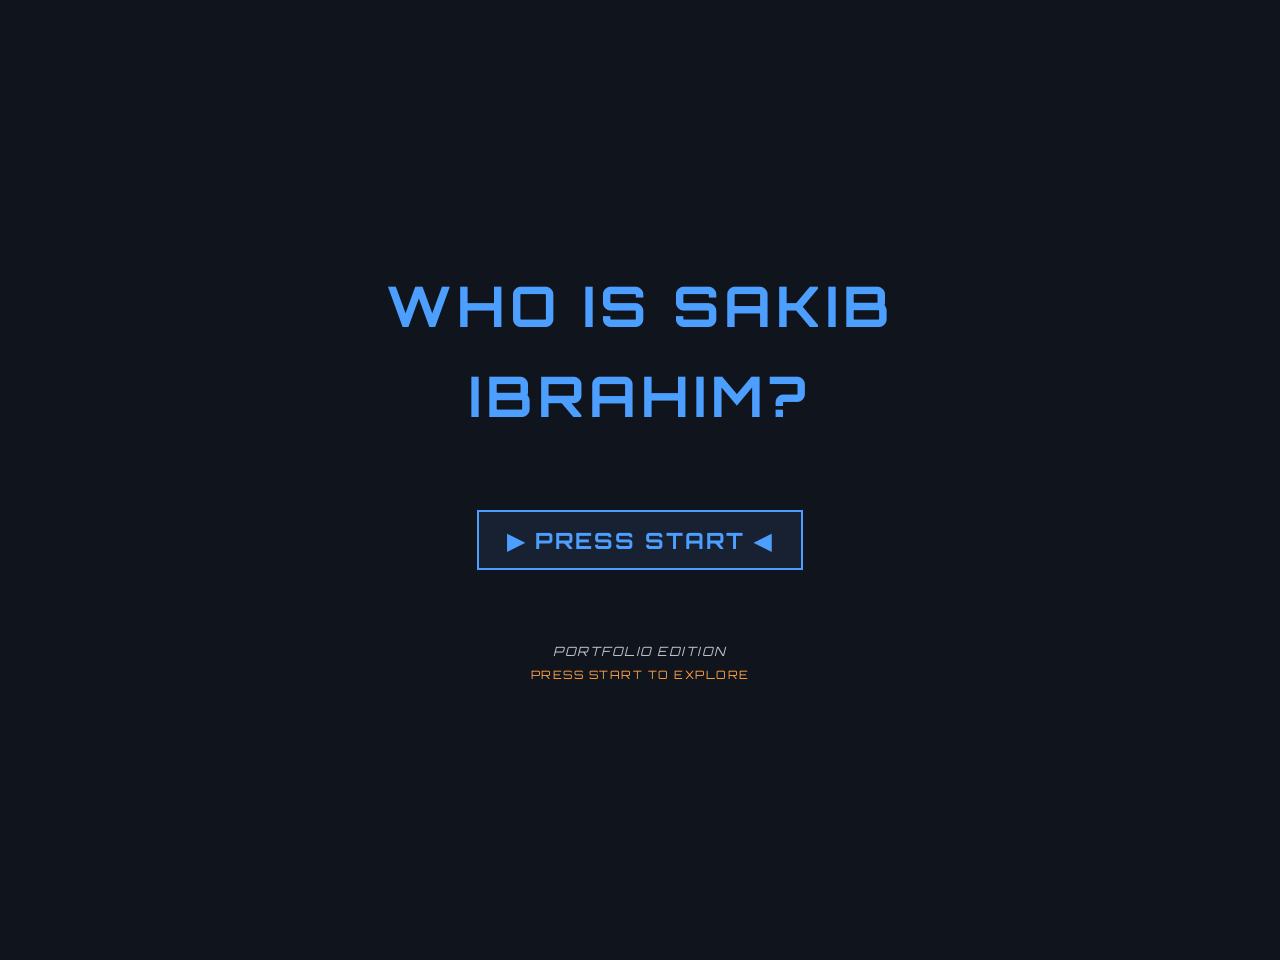
<file: index.html>
<!doctype html>
<html lang="en">
  <head>
    <meta charset="UTF-8" />
    <meta name="viewport" content="width=device-width, initial-scale=1.0" />

    <!-- Favicon -->
    <link rel="icon" type="image/png" href="images/favicon.png" />

    <!-- Page Title -->
    <title>Who Is Sakib Ibrahim? | Interactive Portfolio</title>

    <!-- Search Engine Description -->
    <meta
      name="description"
      content="Explore the interactive portfolio of Sakib Ibrahim, a BIM Coordinator and Software Development student combining technology, design, and development through an RPG-inspired experience."
    />

    <!-- Open Graph / Social Sharing -->
    <meta
      property="og:title"
      content="Who Is Sakib Ibrahim? | Interactive Portfolio"
    />

    <meta
      property="og:description"
      content="Explore the interactive portfolio of Sakib Ibrahim, a BIM Coordinator and Software Development student combining technology, design, and development through an RPG-inspired experience."
    />

    <meta property="og:type" content="website" />

    <meta
      property="og:url"
      content="https://silverxflows.github.io/WhoIsSakibIbrahim/"
    />

    <meta
      property="og:image"
      content="https://silverxflows.github.io/WhoIsSakibIbrahim/images/social-preview.png"
    />

    <meta
      property="og:image:alt"
      content="Who Is Sakib Ibrahim? Interactive Portfolio"
    />

    <!-- X / Twitter Social Sharing -->
    <meta name="twitter:card" content="summary_large_image" />

    <meta
      name="twitter:title"
      content="Who Is Sakib Ibrahim? | Interactive Portfolio"
    />

    <meta
      name="twitter:description"
      content="BIM Coordinator • Software Development Student • Technology Enthusiast"
    />

    <meta
      name="twitter:image"
      content="https://silverxflows.github.io/WhoIsSakibIbrahim/images/social-preview.png"
    />

    <meta
      name="twitter:image:alt"
      content="Who Is Sakib Ibrahim? Interactive Portfolio"
    />

    <!-- Shared Website CSS -->
    <link rel="stylesheet" href="css/style.css" />
  </head>

  <body class="title-screen">
    <main class="title-screen-container">
      <!-- ========================================
           Title Screen
      ========================================= -->

      <section id="title-screen-content">
        <h1>Who Is Sakib Ibrahim?</h1>

        <button
          id="press-start-button"
          class="press-start-button"
          type="button"
          aria-controls="loading-screen"
        >
          ▶ Press Start ◀
        </button>

        <p class="version-text">
          <em>Portfolio Edition</em><br />
          <span>Press Start to Explore</span>
        </p>
      </section>

      <!-- ========================================
           Loading Screen
           Hidden until Press Start is selected.
      ========================================= -->

      <section
        id="loading-screen"
        class="loading-screen hidden"
        aria-live="polite"
      >
        <h2>Initializing Portfolio...</h2>

        <div
          class="loading-bar-container"
          role="progressbar"
          aria-label="Portfolio loading progress"
          aria-valuemin="0"
          aria-valuemax="100"
          aria-valuenow="0"
        >
          <div id="loading-bar" class="loading-bar"></div>
        </div>

        <p id="loading-percent">0%</p>

        <p id="loading-status">Preparing Systems...</p>
      </section>
    </main>

    <!-- Shared JavaScript -->
    <script src="js/script.js"></script>
  </body>
</html>
</file>
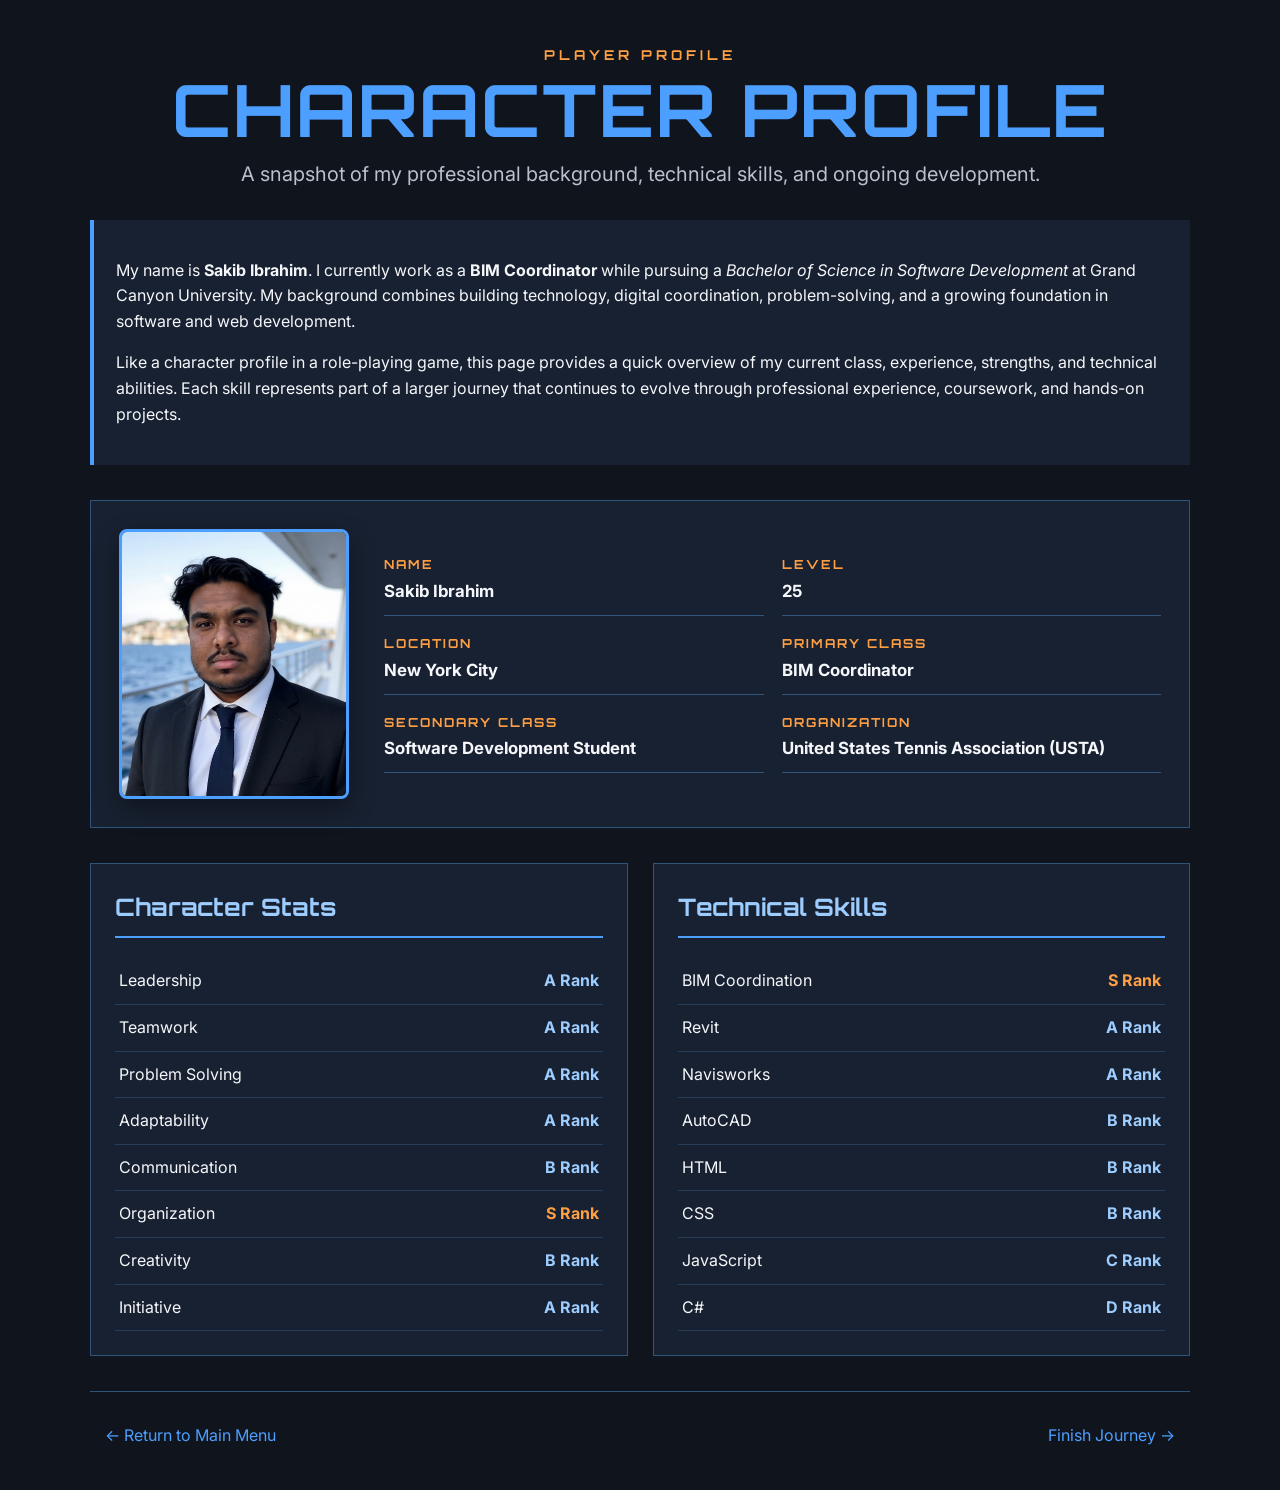
<file: character_profile.html>
<!doctype html>
<html lang="en">
  <head>
    <meta charset="UTF-8" />
    <meta name="viewport" content="width=device-width, initial-scale=1.0" />

    <!-- Favicon -->
    <link rel="icon" type="image/png" href="images/favicon.png" />

    <!-- Page Title -->
    <title>Character Profile | Sakib Ibrahim</title>

    <!-- Search Engine Description -->
    <meta
      name="description"
      content="Learn more about Sakib Ibrahim, a BIM Coordinator and Software Development student with experience in BIM, Revit, Navisworks, AutoCAD, and web development."
    />

    <!-- Open Graph / Social Sharing -->
    <meta property="og:title" content="Character Profile | Sakib Ibrahim" />

    <meta
      property="og:description"
      content="Explore Sakib Ibrahim's professional background, BIM career, technical skills, software development journey, and growing technology experience."
    />

    <meta property="og:type" content="website" />

    <meta
      property="og:url"
      content="https://silverxflows.github.io/WhoIsSakibIbrahim/character_profile.html"
    />

    <meta
      property="og:image"
      content="https://silverxflows.github.io/WhoIsSakibIbrahim/images/social-preview.png"
    />

    <meta
      property="og:image:alt"
      content="Who Is Sakib Ibrahim? Interactive Portfolio"
    />

    <!-- X / Twitter Social Sharing -->
    <meta name="twitter:card" content="summary_large_image" />

    <meta name="twitter:title" content="Character Profile | Sakib Ibrahim" />

    <meta
      name="twitter:description"
      content="BIM Coordinator • Software Development Student • Technology Enthusiast"
    />

    <meta
      name="twitter:image"
      content="https://silverxflows.github.io/WhoIsSakibIbrahim/images/social-preview.png"
    />

    <meta
      name="twitter:image:alt"
      content="Who Is Sakib Ibrahim? Interactive Portfolio"
    />

    <!-- Shared Website CSS -->
    <link rel="stylesheet" href="css/style.css" />
  </head>

  <body class="character-profile-page">
    <main class="page-container">
      <!-- ========================================
           Page Heading
      ========================================= -->
      <header class="page-header">
        <p class="page-label">Player Profile</p>

        <h1>Character Profile</h1>

        <h2>
          A snapshot of my professional background, technical skills, and
          ongoing development.
        </h2>
      </header>

      <!-- ========================================
           Introduction
      ========================================= -->
      <section class="intro-section">
        <p>
          My name is <strong>Sakib Ibrahim</strong>. I currently work as a
          <strong>BIM Coordinator</strong> while pursuing a
          <em>Bachelor of Science in Software Development</em> at Grand Canyon
          University. My background combines building technology, digital
          coordination, problem-solving, and a growing foundation in software
          and web development.
        </p>

        <p>
          Like a character profile in a role-playing game, this page provides a
          quick overview of my current class, experience, strengths, and
          technical abilities. Each skill represents part of a larger journey
          that continues to evolve through professional experience, coursework,
          and hands-on projects.
        </p>
      </section>

      <!-- ========================================
           Character Information Card
      ========================================= -->
      <section class="profile-card">
        <div class="profile-image-container">
          <img
            src="images/profile-pic.jpeg"
            alt="Portrait of Sakib Ibrahim"
            class="profile-image"
          />
        </div>

        <div class="profile-information">
          <div class="profile-field">
            <span class="field-label">Name</span>
            <span class="field-value">Sakib Ibrahim</span>
          </div>

          <div class="profile-field">
            <span class="field-label">Level</span>
            <span class="field-value">25</span>
          </div>

          <div class="profile-field">
            <span class="field-label">Location</span>
            <span class="field-value">New York City</span>
          </div>

          <div class="profile-field">
            <span class="field-label">Primary Class</span>
            <span class="field-value">BIM Coordinator</span>
          </div>

          <div class="profile-field">
            <span class="field-label">Secondary Class</span>
            <span class="field-value">Software Development Student</span>
          </div>

          <div class="profile-field">
            <span class="field-label">Organization</span>
            <span class="field-value">
              United States Tennis Association (USTA)
            </span>
          </div>
        </div>
      </section>

      <!-- ========================================
           Stats and Skills Section
      ========================================= -->
      <section class="stats-grid">
        <!-- Character Stats -->
        <article class="stats-panel">
          <h2>Character Stats</h2>

          <ul class="rank-list">
            <li>
              <span>Leadership</span>
              <strong>A Rank</strong>
            </li>

            <li>
              <span>Teamwork</span>
              <strong>A Rank</strong>
            </li>

            <li>
              <span>Problem Solving</span>
              <strong>A Rank</strong>
            </li>

            <li>
              <span>Adaptability</span>
              <strong>A Rank</strong>
            </li>

            <li>
              <span>Communication</span>
              <strong>B Rank</strong>
            </li>

            <li>
              <span>Organization</span>
              <strong class="s-rank">S Rank</strong>
            </li>

            <li>
              <span>Creativity</span>
              <strong>B Rank</strong>
            </li>

            <li>
              <span>Initiative</span>
              <strong>A Rank</strong>
            </li>
          </ul>
        </article>

        <!-- Technical Skills -->
        <article class="stats-panel">
          <h2>Technical Skills</h2>

          <ul class="rank-list">
            <li>
              <span>BIM Coordination</span>
              <strong class="s-rank">S Rank</strong>
            </li>

            <li>
              <span>Revit</span>
              <strong>A Rank</strong>
            </li>

            <li>
              <span>Navisworks</span>
              <strong>A Rank</strong>
            </li>

            <li>
              <span>AutoCAD</span>
              <strong>B Rank</strong>
            </li>

            <li>
              <span>HTML</span>
              <strong>B Rank</strong>
            </li>

            <li>
              <span>CSS</span>
              <strong>B Rank</strong>
            </li>

            <li>
              <span>JavaScript</span>
              <strong>C Rank</strong>
            </li>

            <li>
              <span>C#</span>
              <strong>D Rank</strong>
            </li>
          </ul>
        </article>
      </section>

      <!-- ========================================
           Page Navigation
      ========================================= -->
      <nav class="page-navigation" aria-label="Character profile navigation">
        <a href="home.html">← Return to Main Menu</a>
        <a href="contact.html">Finish Journey →</a>
      </nav>
    </main>

    <!-- Shared Website JavaScript -->
    <script src="js/script.js"></script>
  </body>
</html>
</file>
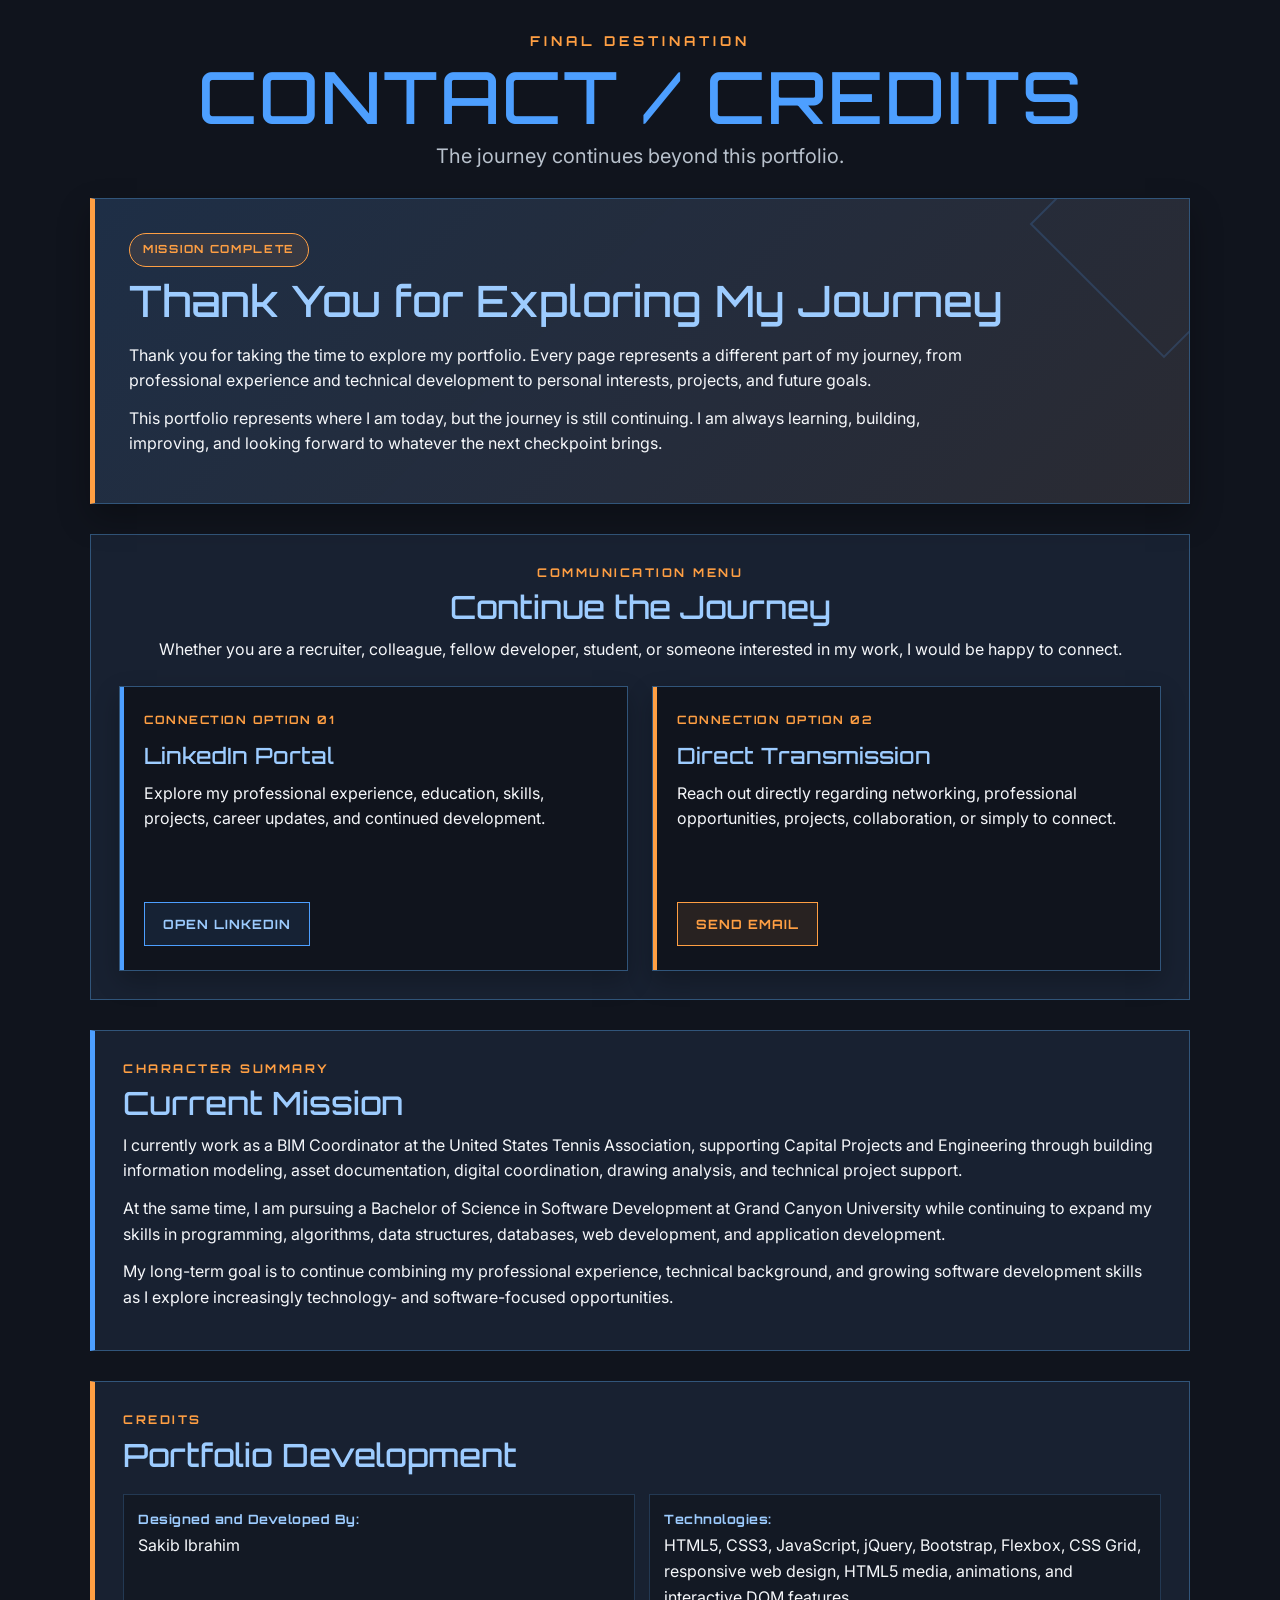
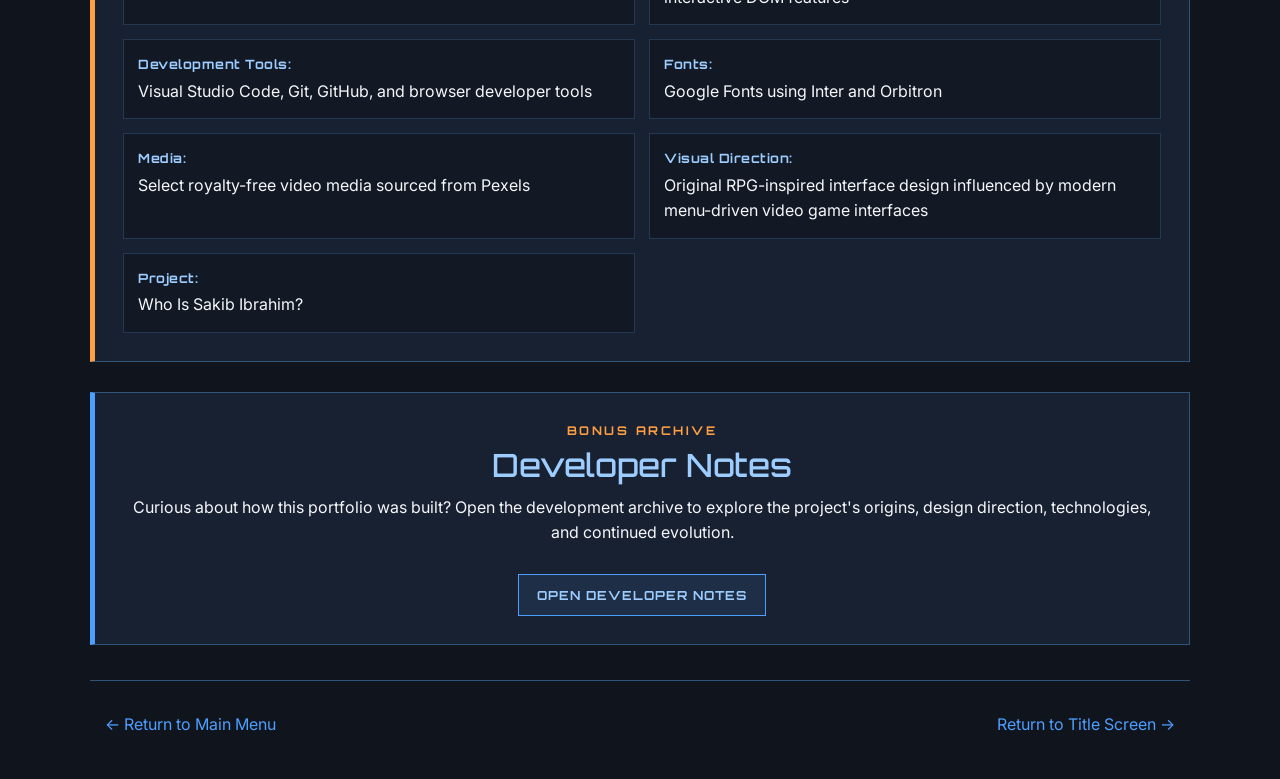
<file: contact.html>
<!doctype html>
<html lang="en">
  <head>
    <meta charset="UTF-8" />
    <meta name="viewport" content="width=device-width, initial-scale=1.0" />

    <!-- Favicon -->
    <link rel="icon" type="image/png" href="images/favicon.png" />

    <!-- Page Title -->
    <title>Contact | Sakib Ibrahim</title>

    <!-- Search Engine Description -->
    <meta
      name="description"
      content="Connect with Sakib Ibrahim through LinkedIn or email and learn more about the development behind the Who Is Sakib Ibrahim? interactive portfolio."
    />

    <!-- Open Graph / Social Sharing -->
    <meta property="og:title" content="Contact | Sakib Ibrahim" />

    <meta
      property="og:description"
      content="Connect with Sakib Ibrahim, explore his professional background, and learn more about the development behind the Who Is Sakib Ibrahim? interactive portfolio."
    />

    <meta property="og:type" content="website" />

    <meta
      property="og:url"
      content="https://silverxflows.github.io/WhoIsSakibIbrahim/contact.html"
    />

    <meta
      property="og:image"
      content="https://silverxflows.github.io/WhoIsSakibIbrahim/images/social-preview.png"
    />

    <meta
      property="og:image:alt"
      content="Who Is Sakib Ibrahim? Interactive Portfolio"
    />

    <!-- X / Twitter Social Sharing -->
    <meta name="twitter:card" content="summary_large_image" />

    <meta name="twitter:title" content="Contact | Sakib Ibrahim" />

    <meta
      name="twitter:description"
      content="Connect • Professional Background • Portfolio Development • Credits"
    />

    <meta
      name="twitter:image"
      content="https://silverxflows.github.io/WhoIsSakibIbrahim/images/social-preview.png"
    />

    <meta
      name="twitter:image:alt"
      content="Who Is Sakib Ibrahim? Interactive Portfolio"
    />

    <!-- Bootstrap CSS Library -->
    <link
      href="https://cdn.jsdelivr.net/npm/bootstrap@5.3.8/dist/css/bootstrap.min.css"
      rel="stylesheet"
    />

    <!-- Shared Website CSS -->
    <link rel="stylesheet" href="css/style.css" />
  </head>

  <body class="contact-page">
    <main class="page-container">
      <!-- ========================================
           Page Heading
      ========================================= -->
      <header class="page-header">
        <p class="page-label">Final Destination</p>

        <h1>Contact / Credits</h1>

        <h2>The journey continues beyond this portfolio.</h2>
      </header>

      <!-- ========================================
           Closing Message
      ========================================= -->
      <section class="contact-intro">
        <p class="journey-status">Mission Complete</p>

        <h2>Thank You for Exploring My Journey</h2>

        <p>
          Thank you for taking the time to explore my portfolio. Every page
          represents a different part of my journey, from professional
          experience and technical development to personal interests, projects,
          and future goals.
        </p>

        <p>
          This portfolio represents where I am today, but the journey is still
          continuing. I am always learning, building, improving, and looking
          forward to whatever the next checkpoint brings.
        </p>
      </section>

      <!-- ========================================
           Contact Options
      ========================================= -->
      <section class="contact-panel">
        <header class="contact-panel-heading">
          <p class="contact-section-label">Communication Menu</p>

          <h2>Continue the Journey</h2>

          <p>
            Whether you are a recruiter, colleague, fellow developer, student,
            or someone interested in my work, I would be happy to connect.
          </p>
        </header>

        <div class="contact-options">
          <!-- LinkedIn Contact Card -->
          <article class="contact-card">
            <p class="contact-card-number">Connection Option 01</p>

            <h3>LinkedIn Portal</h3>

            <p>
              Explore my professional experience, education, skills, projects,
              career updates, and continued development.
            </p>

            <a
              class="contact-button"
              href="https://www.linkedin.com/in/sakib-ibrahim/"
              target="_blank"
              rel="noopener noreferrer"
            >
              Open LinkedIn
            </a>
          </article>

          <!-- Email Contact Card -->
          <article class="contact-card">
            <p class="contact-card-number">Connection Option 02</p>

            <h3>Direct Transmission</h3>

            <p>
              Reach out directly regarding networking, professional
              opportunities, projects, collaboration, or simply to connect.
            </p>

            <a class="contact-button" href="mailto:sakib7ibrahim@gmail.com">
              Send Email
            </a>
          </article>
        </div>
      </section>

      <!-- ========================================
           Professional Summary
      ========================================= -->
      <section class="professional-summary-panel">
        <p class="contact-section-label">Character Summary</p>

        <h2>Current Mission</h2>

        <p>
          I currently work as a BIM Coordinator at the United States Tennis
          Association, supporting Capital Projects and Engineering through
          building information modeling, asset documentation, digital
          coordination, drawing analysis, and technical project support.
        </p>

        <p>
          At the same time, I am pursuing a Bachelor of Science in Software
          Development at Grand Canyon University while continuing to expand my
          skills in programming, algorithms, data structures, databases, web
          development, and application development.
        </p>

        <p>
          My long-term goal is to continue combining my professional experience,
          technical background, and growing software development skills as I
          explore increasingly technology- and software-focused opportunities.
        </p>
      </section>

      <!-- ========================================
           Website Credits
      ========================================= -->
      <section class="credits-panel">
        <p class="contact-section-label">Credits</p>

        <h2>Portfolio Development</h2>

        <div class="credits-list">
          <p>
            <strong>Designed and Developed By:</strong>
            Sakib Ibrahim
          </p>

          <p>
            <strong>Technologies:</strong>
            HTML5, CSS3, JavaScript, jQuery, Bootstrap, Flexbox, CSS Grid,
            responsive web design, HTML5 media, animations, and interactive DOM
            features
          </p>

          <p>
            <strong>Development Tools:</strong>
            Visual Studio Code, Git, GitHub, and browser developer tools
          </p>

          <p>
            <strong>Fonts:</strong>
            Google Fonts using Inter and Orbitron
          </p>

          <p>
            <strong>Media:</strong>
            Select royalty-free video media sourced from Pexels
          </p>

          <p>
            <strong>Visual Direction:</strong>
            Original RPG-inspired interface design influenced by modern
            menu-driven video game interfaces
          </p>

          <p>
            <strong>Project:</strong>
            Who Is Sakib Ibrahim?
          </p>
        </div>
      </section>

      <!-- ========================================
           Developer Notes
      ========================================= -->
      <section class="developer-notes-panel">
        <p class="contact-section-label">Bonus Archive</p>

        <h2>Developer Notes</h2>

        <p>
          Curious about how this portfolio was built? Open the development
          archive to explore the project's origins, design direction,
          technologies, and continued evolution.
        </p>

        <button
          class="btn developer-notes-button"
          type="button"
          data-bs-toggle="modal"
          data-bs-target="#developerNotesModal"
        >
          Open Developer Notes
        </button>
      </section>

      <!-- ========================================
           Navigation
      ========================================= -->
      <nav class="page-navigation" aria-label="Contact navigation">
        <a href="home.html">← Return to Main Menu</a>

        <a href="index.html">Return to Title Screen →</a>
      </nav>
    </main>

    <!-- ========================================
         Bootstrap Developer Notes Modal
    ========================================= -->
    <div
      class="modal fade"
      id="developerNotesModal"
      tabindex="-1"
      aria-labelledby="developerNotesModalLabel"
      aria-hidden="true"
    >
      <div class="modal-dialog modal-dialog-centered modal-dialog-scrollable">
        <div class="modal-content developer-notes-modal">
          <!-- Modal Header -->
          <div class="modal-header">
            <div>
              <p class="modal-label">Development Archive</p>

              <h2 class="modal-title" id="developerNotesModalLabel">
                Developer Notes
              </h2>
            </div>

            <button
              class="btn-close developer-modal-close-icon"
              type="button"
              data-bs-dismiss="modal"
              aria-label="Close"
            ></button>
          </div>

          <!-- Modal Body -->
          <div class="modal-body">
            <p>
              <strong>Who Is Sakib Ibrahim?</strong> originally began as a
              semester-long portfolio project for the CST-120 Web Development
              course at Grand Canyon University.
            </p>

            <p>
              Rather than leaving the project behind when the course ended, I
              decided to continue developing it into a public personal portfolio
              that could grow alongside my professional and software development
              journey.
            </p>

            <!-- Project Goal -->
            <section class="developer-note-section">
              <h3>Project Goal</h3>

              <p>
                The goal is to create an interactive portfolio that presents my
                professional background, technical development, projects,
                interests, accomplishments, and future goals while still showing
                personality through its visual design.
              </p>
            </section>

            <!-- Technologies Used -->
            <section class="developer-note-section">
              <h3>Technologies Used</h3>

              <ul class="developer-technology-list">
                <li>HTML5 semantic page structure</li>
                <li>CSS3 styling and reusable variables</li>
                <li>CSS Flexbox and Grid</li>
                <li>Responsive media queries</li>
                <li>JavaScript event handling and DOM manipulation</li>
                <li>Interactive JavaScript loading sequence</li>
                <li>Interactive inventory detail system</li>
                <li>IntersectionObserver video optimization</li>
                <li>Interactive Passion flip cards</li>
                <li>jQuery show-and-hide interactions</li>
                <li>Bootstrap responsive navigation and components</li>
                <li>HTML5 video and media</li>
                <li>Google Fonts using Inter and Orbitron</li>
              </ul>
            </section>

            <!-- Design Direction -->
            <section class="developer-note-section">
              <h3>Design Direction</h3>

              <p>
                The visual direction is inspired by the stylish, menu-driven
                presentation found in modern role-playing games. Rather than
                recreating an existing game's interface, I used that inspiration
                to develop an original visual system around my own content and
                portfolio structure.
              </p>
            </section>

            <!-- From Coursework to Portfolio -->
            <section class="developer-note-section">
              <h3>From Coursework to Public Portfolio</h3>

              <p>
                The original course project evolved through multiple development
                milestones involving multi-page HTML, shared CSS, animations,
                Flexbox, responsive design, JavaScript, jQuery, Bootstrap,
                forms, media, and interactive user experiences.
              </p>

              <p>
                After completing the course, I continued refining the site by
                improving its content, accessibility, performance, responsive
                behavior, project organization, and overall presentation for a
                public audience.
              </p>
            </section>

            <!-- Current Status -->
            <section class="developer-note-section">
              <h3>Current Status</h3>

              <p>
                This portfolio is an ongoing project. As I gain new skills,
                complete new projects, progress through my degree, and continue
                developing professionally, the website will continue evolving
                with me.
              </p>
            </section>
          </div>

          <!-- Modal Footer -->
          <div class="modal-footer">
            <button
              class="btn developer-modal-close-button"
              type="button"
              data-bs-dismiss="modal"
            >
              Close Archive
            </button>
          </div>
        </div>
      </div>
    </div>

    <!-- Bootstrap JavaScript Bundle -->
    <script src="https://cdn.jsdelivr.net/npm/bootstrap@5.3.8/dist/js/bootstrap.bundle.min.js"></script>

    <!-- jQuery Library -->
    <script src="https://code.jquery.com/jquery-3.7.1.min.js"></script>

    <!-- Shared Website JavaScript -->
    <script src="js/script.js"></script>
  </body>
</html>
</file>
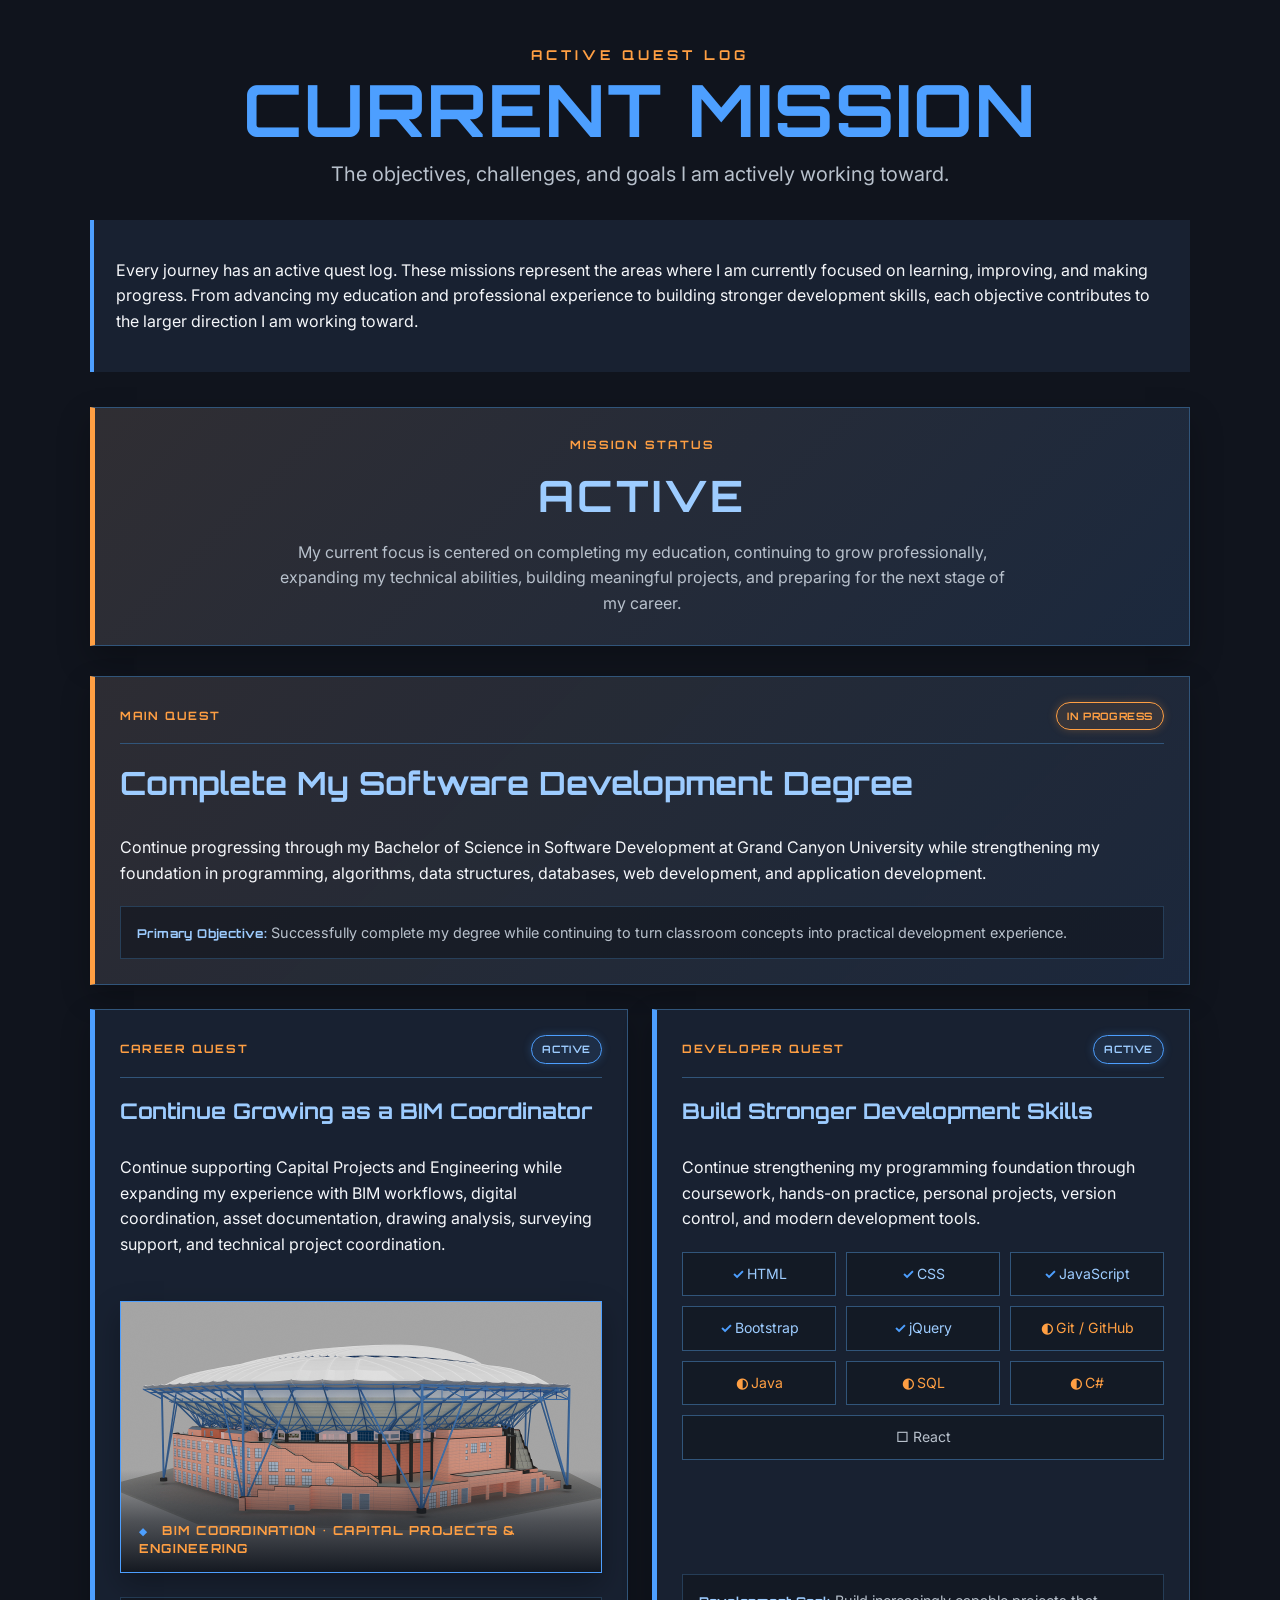
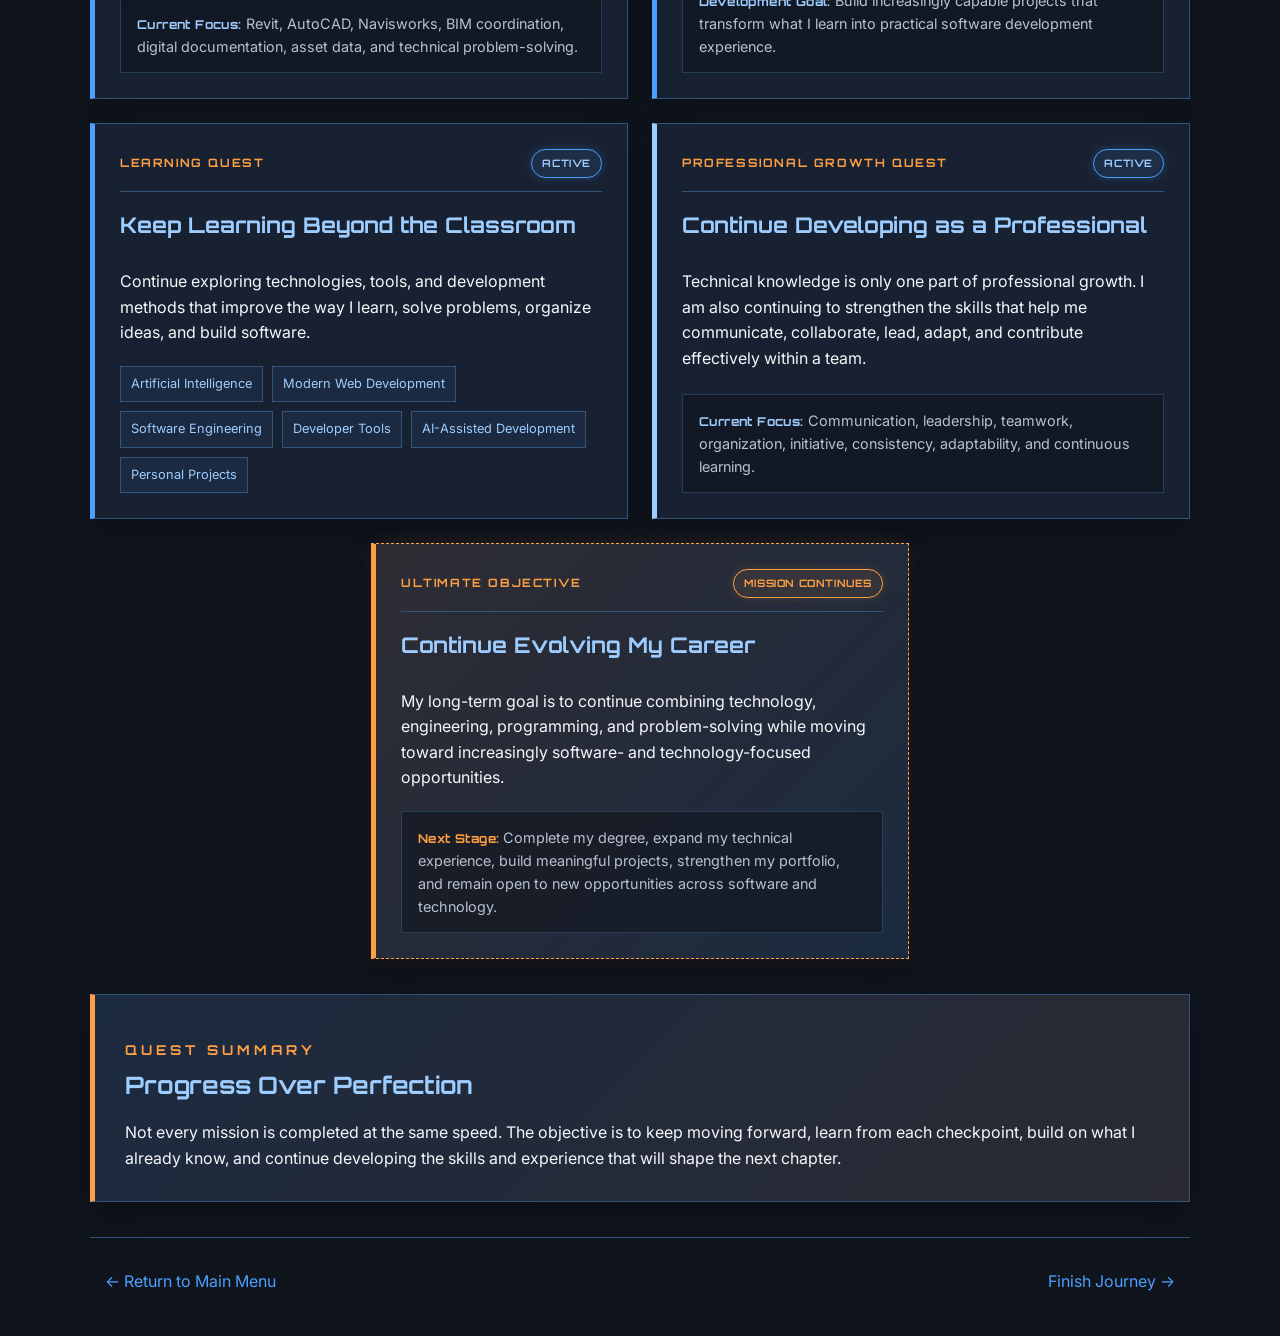
<file: current_mission.html>
<!doctype html>
<html lang="en">
  <head>
    <meta charset="UTF-8" />
    <meta name="viewport" content="width=device-width, initial-scale=1.0" />

    <!-- Favicon -->
    <link rel="icon" type="image/png" href="images/favicon.png" />

    <!-- Page Title -->
    <title>Current Mission | Sakib Ibrahim</title>

    <!-- Search Engine Description -->
    <meta
      name="description"
      content="Explore Sakib Ibrahim's current academic, professional, and software development goals through an RPG-inspired active quest log."
    />

    <!-- Open Graph / Social Sharing -->
    <meta property="og:title" content="Current Mission | Sakib Ibrahim" />

    <meta
      property="og:description"
      content="Explore Sakib Ibrahim's active goals across BIM coordination, software development, education, professional growth, and his evolving career in technology."
    />

    <meta property="og:type" content="website" />

    <meta
      property="og:url"
      content="https://silverxflows.github.io/WhoIsSakibIbrahim/current_mission.html"
    />

    <meta
      property="og:image"
      content="https://silverxflows.github.io/WhoIsSakibIbrahim/images/social-preview.png"
    />

    <meta
      property="og:image:alt"
      content="Who Is Sakib Ibrahim? Interactive Portfolio"
    />

    <!-- X / Twitter Social Sharing -->
    <meta name="twitter:card" content="summary_large_image" />

    <meta name="twitter:title" content="Current Mission | Sakib Ibrahim" />

    <meta
      name="twitter:description"
      content="BIM • Software Development • Education • Professional Growth"
    />

    <meta
      name="twitter:image"
      content="https://silverxflows.github.io/WhoIsSakibIbrahim/images/social-preview.png"
    />

    <meta
      name="twitter:image:alt"
      content="Who Is Sakib Ibrahim? Interactive Portfolio"
    />

    <!-- Shared Website CSS -->
    <link rel="stylesheet" href="css/style.css" />
  </head>

  <body class="current-mission-page">
    <main class="page-container">
      <!-- Page Heading -->
      <header class="page-header">
        <p class="page-label">Active Quest Log</p>

        <h1>Current Mission</h1>

        <h2>
          The objectives, challenges, and goals I am actively working toward.
        </h2>
      </header>

      <!-- Introduction -->
      <section class="intro-section">
        <p>
          Every journey has an active quest log. These missions represent the
          areas where I am currently focused on learning, improving, and making
          progress. From advancing my education and professional experience to
          building stronger development skills, each objective contributes to
          the larger direction I am working toward.
        </p>
      </section>

      <!-- Current Mission Status -->
      <section class="mission-status-panel">
        <p class="mission-status-label">Mission Status</p>

        <h2>Active</h2>

        <p>
          My current focus is centered on completing my education, continuing to
          grow professionally, expanding my technical abilities, building
          meaningful projects, and preparing for the next stage of my career.
        </p>
      </section>

      <!-- Mission Board -->
      <section class="mission-board">
        <!-- ========================================
             Main Quest
        ========================================= -->
        <article class="mission-card main-quest-card">
          <div class="mission-card-header">
            <p class="mission-type">Main Quest</p>

            <span class="mission-badge progress-mission-badge">
              In Progress
            </span>
          </div>

          <h2>Complete My Software Development Degree</h2>

          <p>
            Continue progressing through my Bachelor of Science in Software
            Development at Grand Canyon University while strengthening my
            foundation in programming, algorithms, data structures, databases,
            web development, and application development.
          </p>

          <div class="mission-objective">
            <strong>Primary Objective:</strong>
            Successfully complete my degree while continuing to turn classroom
            concepts into practical development experience.
          </div>
        </article>

        <!-- ========================================
             Career Quest
        ========================================= -->
        <article class="mission-card career-quest-card">
          <div class="mission-card-header">
            <p class="mission-type">Career Quest</p>

            <span class="mission-badge active-mission-badge"> Active </span>
          </div>

          <h2>Continue Growing as a BIM Coordinator</h2>

          <p>
            Continue supporting Capital Projects and Engineering while expanding
            my experience with BIM workflows, digital coordination, asset
            documentation, drawing analysis, surveying support, and technical
            project coordination.
          </p>

          <!-- Career Quest Visual -->
          <figure class="mission-career-visual">
            <img
              src="images/bim-arthur-ashe-stadium.jpg"
              alt="Digital BIM model of Arthur Ashe Stadium"
              class="mission-career-image"
            />

            <figcaption>
              BIM Coordination • Capital Projects &amp; Engineering
            </figcaption>
          </figure>

          <div class="mission-objective">
            <strong>Current Focus:</strong>
            Revit, AutoCAD, Navisworks, BIM coordination, digital documentation,
            asset data, and technical problem-solving.
          </div>
        </article>

        <!-- ========================================
             Developer Quest
        ========================================= -->
        <article class="mission-card">
          <div class="mission-card-header">
            <p class="mission-type">Developer Quest</p>

            <span class="mission-badge active-mission-badge"> Active </span>
          </div>

          <h2>Build Stronger Development Skills</h2>

          <p>
            Continue strengthening my programming foundation through coursework,
            hands-on practice, personal projects, version control, and modern
            development tools.
          </p>

          <ul class="mission-skill-list">
            <li class="skill-complete">HTML</li>
            <li class="skill-complete">CSS</li>
            <li class="skill-complete">JavaScript</li>
            <li class="skill-complete">Bootstrap</li>
            <li class="skill-complete">jQuery</li>
            <li class="skill-progress">Git / GitHub</li>
            <li class="skill-progress">Java</li>
            <li class="skill-progress">SQL</li>
            <li class="skill-progress">C#</li>
            <li class="skill-future">React</li>
          </ul>

          <div class="mission-objective">
            <strong>Development Goal:</strong>
            Build increasingly capable projects that transform what I learn into
            practical software development experience.
          </div>
        </article>

        <!-- ========================================
             Learning Quest
        ========================================= -->
        <article class="mission-card">
          <div class="mission-card-header">
            <p class="mission-type">Learning Quest</p>

            <span class="mission-badge active-mission-badge"> Active </span>
          </div>

          <h2>Keep Learning Beyond the Classroom</h2>

          <p>
            Continue exploring technologies, tools, and development methods that
            improve the way I learn, solve problems, organize ideas, and build
            software.
          </p>

          <ul class="mission-focus-list">
            <li>Artificial Intelligence</li>
            <li>Modern Web Development</li>
            <li>Software Engineering</li>
            <li>Developer Tools</li>
            <li>AI-Assisted Development</li>
            <li>Personal Projects</li>
          </ul>
        </article>

        <!-- ========================================
             Professional Growth Quest
        ========================================= -->
        <article class="mission-card">
          <div class="mission-card-header">
            <p class="mission-type">Professional Growth Quest</p>

            <span class="mission-badge active-mission-badge"> Active </span>
          </div>

          <h2>Continue Developing as a Professional</h2>

          <p>
            Technical knowledge is only one part of professional growth. I am
            also continuing to strengthen the skills that help me communicate,
            collaborate, lead, adapt, and contribute effectively within a team.
          </p>

          <div class="mission-objective">
            <strong>Current Focus:</strong>
            Communication, leadership, teamwork, organization, initiative,
            consistency, adaptability, and continuous learning.
          </div>
        </article>

        <!-- ========================================
             Ultimate Objective
        ========================================= -->
        <article class="mission-card ultimate-mission-card">
          <div class="mission-card-header">
            <p class="mission-type">Ultimate Objective</p>

            <span class="mission-badge locked-mission-badge">
              Mission Continues
            </span>
          </div>

          <h2>Continue Evolving My Career</h2>

          <p>
            My long-term goal is to continue combining technology, engineering,
            programming, and problem-solving while moving toward increasingly
            software- and technology-focused opportunities.
          </p>

          <div class="mission-objective">
            <strong>Next Stage:</strong>
            Complete my degree, expand my technical experience, build meaningful
            projects, strengthen my portfolio, and remain open to new
            opportunities across software and technology.
          </div>
        </article>
      </section>

      <!-- Mission Summary -->
      <section class="mission-summary-panel">
        <p class="page-label">Quest Summary</p>

        <h2>Progress Over Perfection</h2>

        <p>
          Not every mission is completed at the same speed. The objective is to
          keep moving forward, learn from each checkpoint, build on what I
          already know, and continue developing the skills and experience that
          will shape the next chapter.
        </p>
      </section>

      <!-- Page Navigation -->
      <nav class="page-navigation" aria-label="Current mission navigation">
        <a href="home.html">← Return to Main Menu</a>
        <a href="contact.html">Finish Journey →</a>
      </nav>
    </main>

    <!-- Shared Website JavaScript -->
    <script src="js/script.js"></script>
  </body>
</html>
</file>
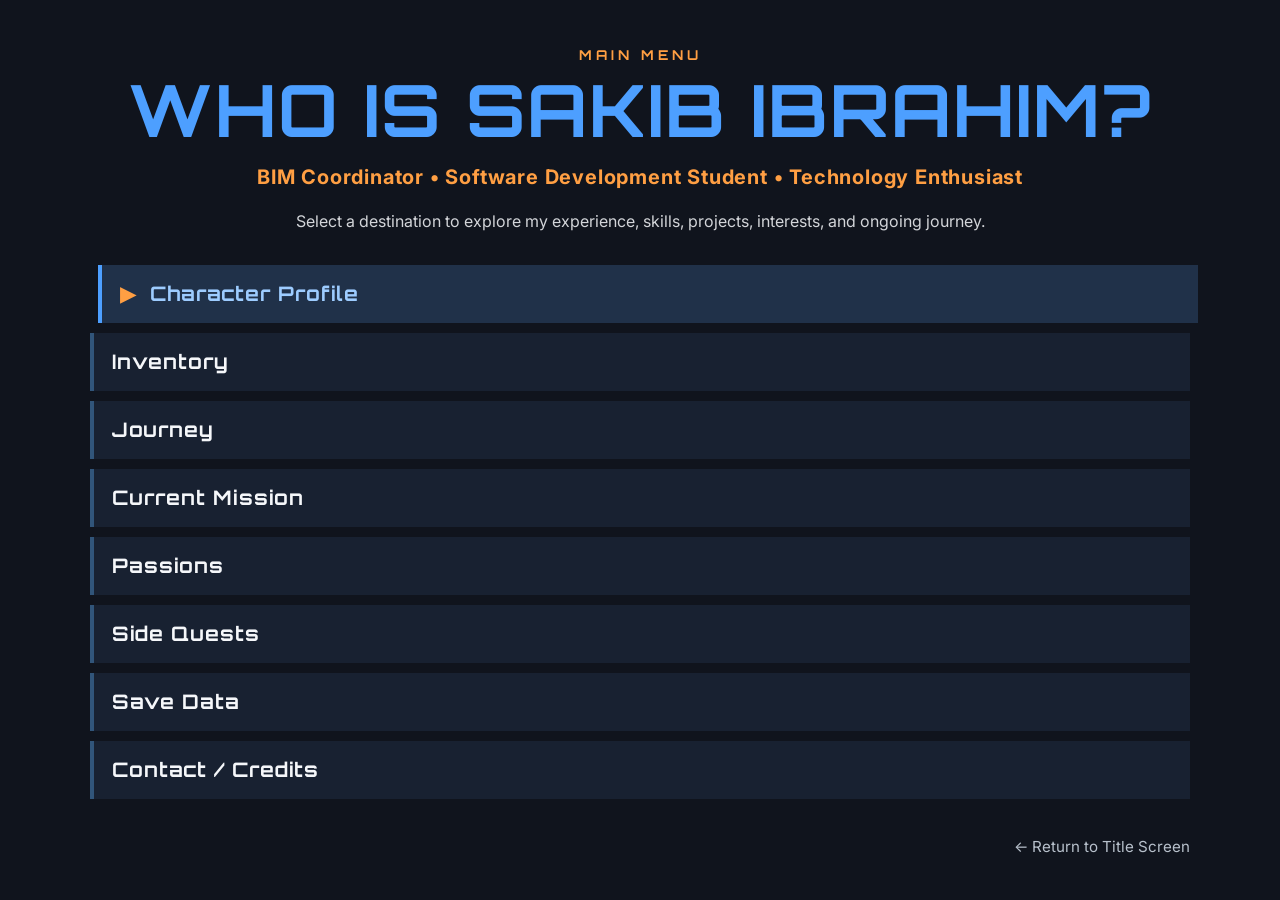
<file: home.html>
<!doctype html>
<html lang="en">
  <head>
    <meta charset="UTF-8" />
    <meta name="viewport" content="width=device-width, initial-scale=1.0" />

    <!-- Favicon -->
    <link rel="icon" type="image/png" href="images/favicon.png" />

    <!-- Page Title -->
    <title>Sakib Ibrahim | Interactive Portfolio</title>

    <!-- Search Engine Description -->
    <meta
      name="description"
      content="Explore Sakib Ibrahim's interactive portfolio, including his BIM career, software development journey, technical skills, projects, interests, and future goals."
    />

    <!-- Open Graph / Social Sharing -->
    <meta property="og:title" content="Sakib Ibrahim | Interactive Portfolio" />

    <meta
      property="og:description"
      content="Explore Sakib Ibrahim's BIM career, software development journey, technical skills, projects, interests, and future goals through an interactive RPG-inspired portfolio."
    />

    <meta property="og:type" content="website" />

    <meta
      property="og:url"
      content="https://silverxflows.github.io/WhoIsSakibIbrahim/home.html"
    />

    <meta
      property="og:image"
      content="https://silverxflows.github.io/WhoIsSakibIbrahim/images/social-preview.png"
    />

    <meta
      property="og:image:alt"
      content="Who Is Sakib Ibrahim? Interactive Portfolio"
    />

    <!-- X / Twitter Social Sharing -->
    <meta name="twitter:card" content="summary_large_image" />

    <meta
      name="twitter:title"
      content="Sakib Ibrahim | Interactive Portfolio"
    />

    <meta
      name="twitter:description"
      content="BIM Coordinator • Software Development Student • Technology Enthusiast"
    />

    <meta
      name="twitter:image"
      content="https://silverxflows.github.io/WhoIsSakibIbrahim/images/social-preview.png"
    />

    <meta
      name="twitter:image:alt"
      content="Who Is Sakib Ibrahim? Interactive Portfolio"
    />

    <!-- Shared Website CSS -->
    <link rel="stylesheet" href="css/style.css" />
  </head>

  <body class="home-page">
    <main class="page-container">
      <!-- ========================================
           Page Heading
      ========================================= -->
      <header class="page-header">
        <p class="page-label">Main Menu</p>

        <h1>Who Is Sakib Ibrahim?</h1>

        <h2 class="home-professional-tagline">
          BIM Coordinator • Software Development Student • Technology Enthusiast
        </h2>

        <p class="menu-introduction">
          Select a destination to explore my experience, skills, projects,
          interests, and ongoing journey.
        </p>
      </header>

      <!-- ========================================
           Main Website Navigation
      ========================================= -->
      <nav class="main-menu" aria-label="Main menu">
        <a href="character_profile.html" class="menu-option selected">
          Character Profile
        </a>

        <a href="inventory.html" class="menu-option">Inventory</a>

        <a href="journey.html" class="menu-option">Journey</a>

        <a href="current_mission.html" class="menu-option"> Current Mission </a>

        <a href="passions.html" class="menu-option">Passions</a>

        <a href="side_quests.html" class="menu-option">Side Quests</a>

        <a href="save_data.html" class="menu-option">Save Data</a>

        <a href="contact.html" class="menu-option">Contact / Credits</a>
      </nav>

      <!-- ========================================
           Return Navigation
      ========================================= -->
      <footer class="menu-footer">
        <a href="index.html" class="return-link"> ← Return to Title Screen </a>
      </footer>
    </main>

    <!-- Shared JavaScript -->
    <script src="js/script.js"></script>
  </body>
</html>
</file>
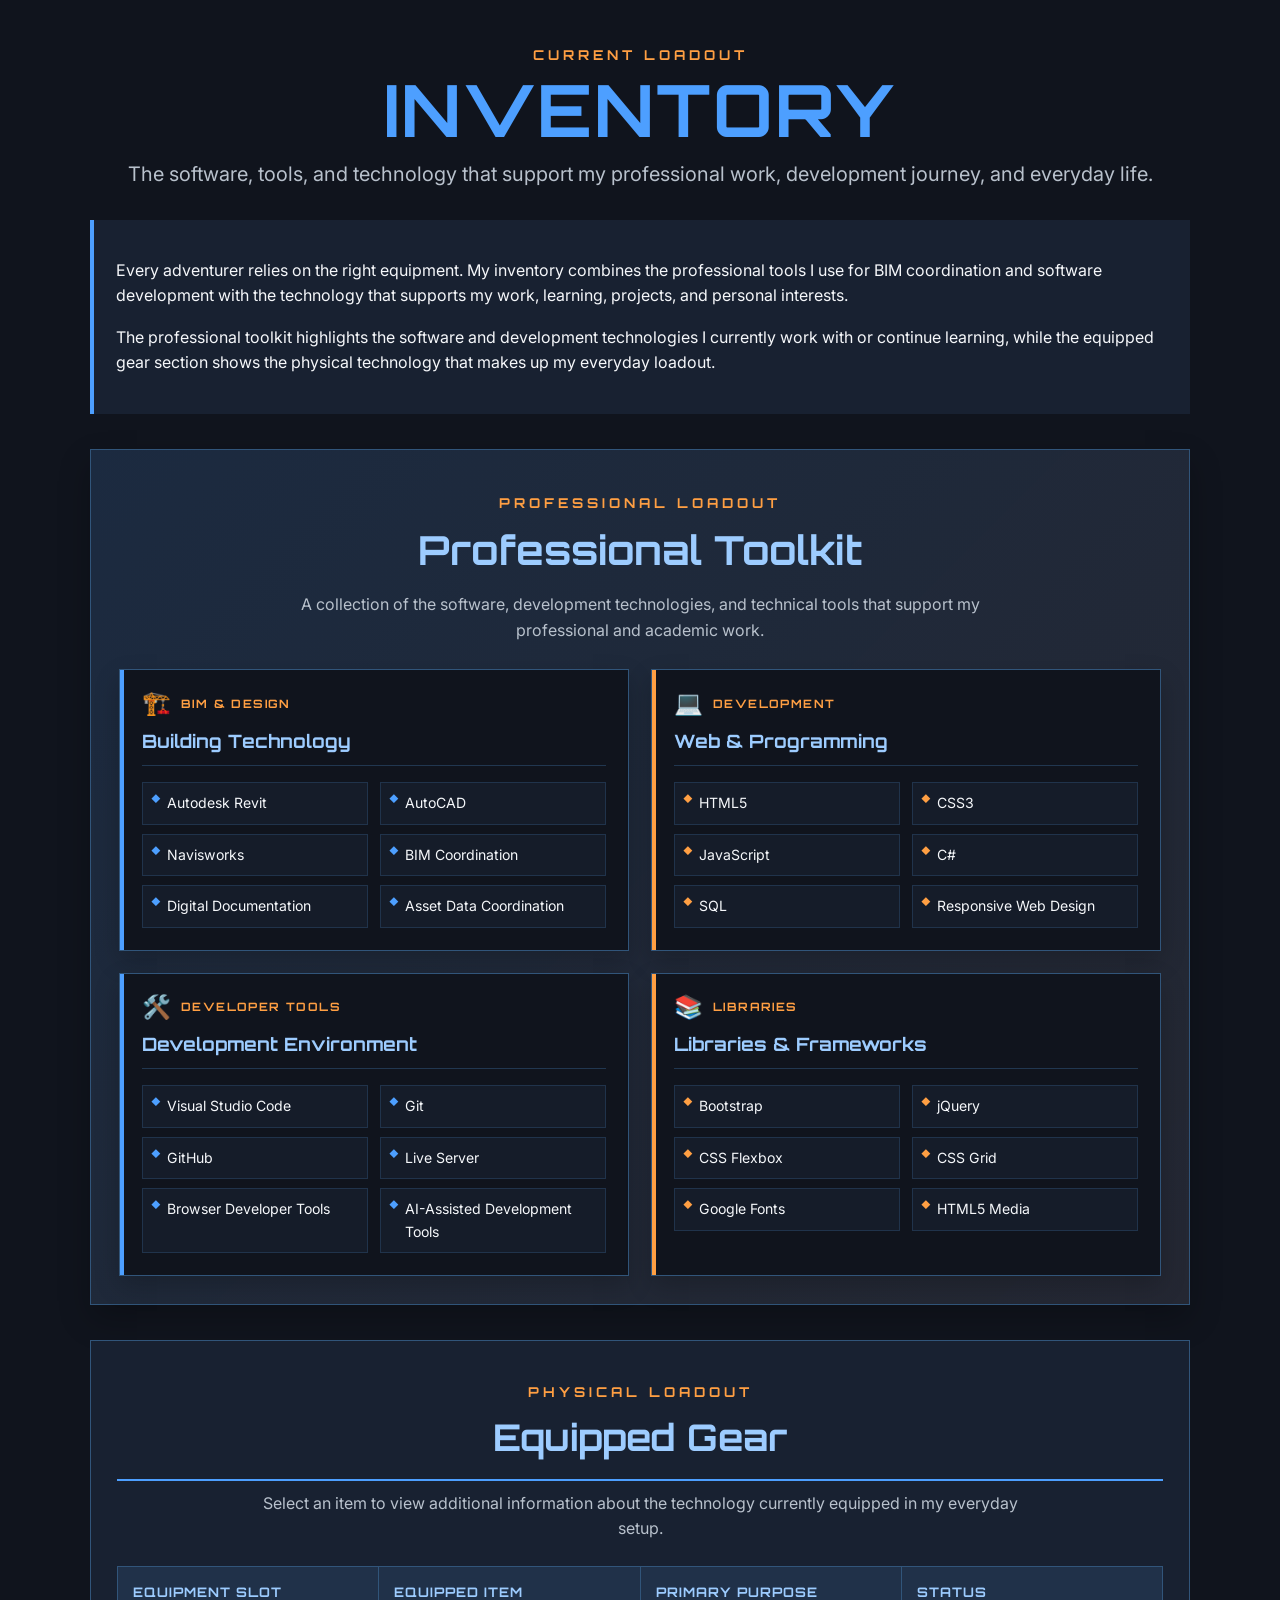
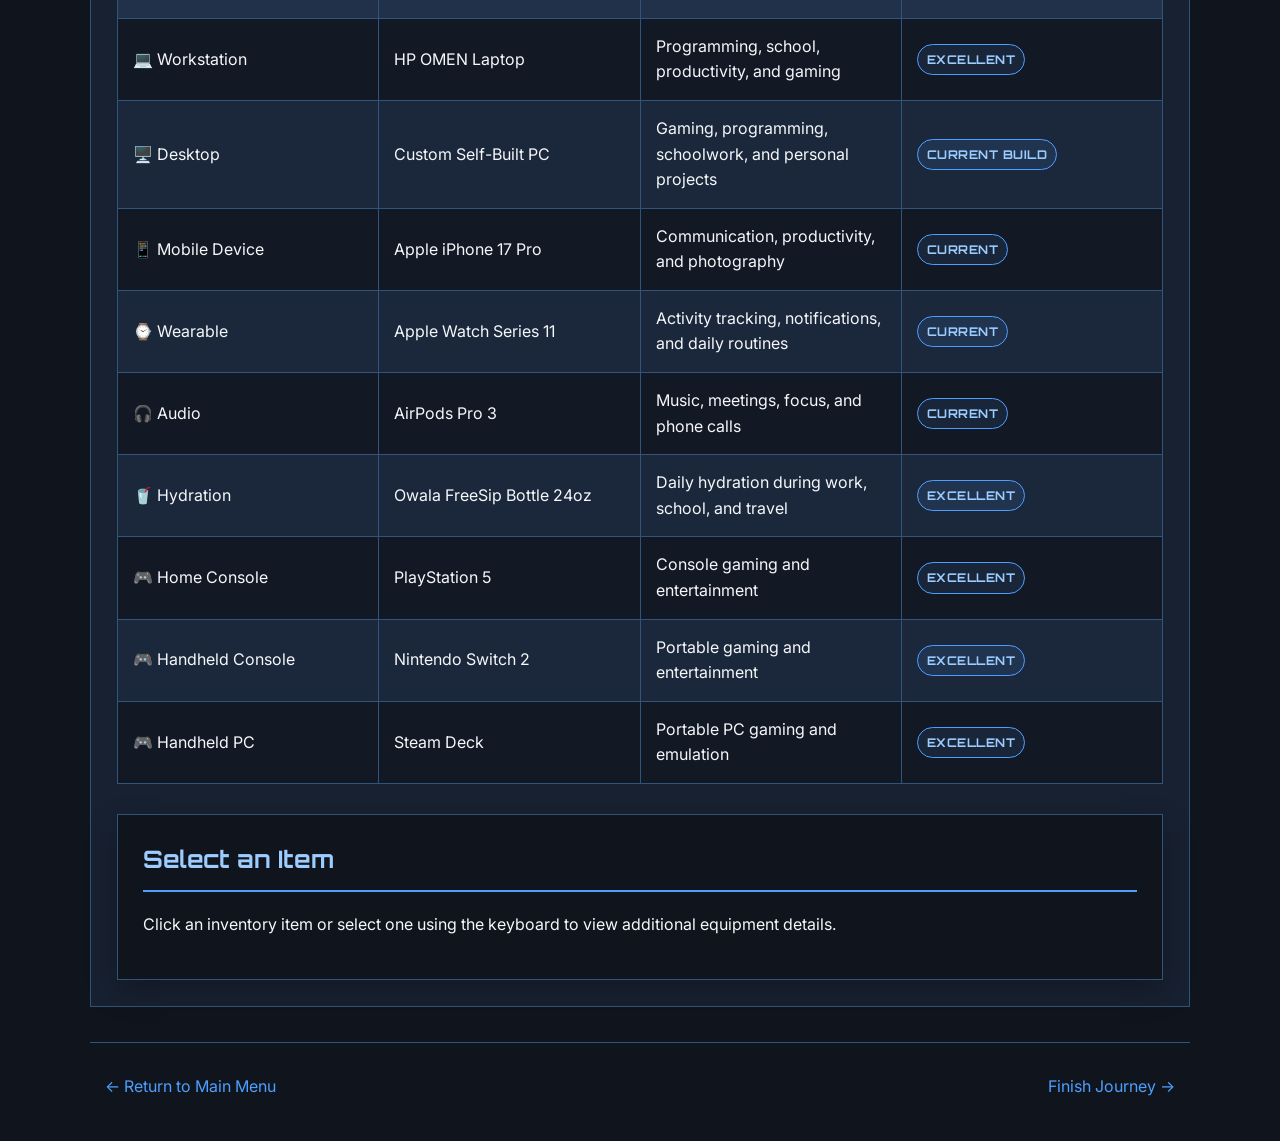
<file: inventory.html>
<!doctype html>
<html lang="en">
  <head>
    <meta charset="UTF-8" />
    <meta name="viewport" content="width=device-width, initial-scale=1.0" />

    <!-- Favicon -->
    <link rel="icon" type="image/png" href="images/favicon.png" />

    <!-- Page Title -->
    <title>Inventory | Sakib Ibrahim</title>

    <!-- Search Engine Description -->
    <meta
      name="description"
      content="Explore Sakib Ibrahim's professional software toolkit, development technologies, and everyday technology through an interactive RPG-inspired inventory."
    />

    <!-- Open Graph / Social Sharing -->
    <meta property="og:title" content="Inventory | Sakib Ibrahim" />

    <meta
      property="og:description"
      content="Explore the software, development technologies, professional tools, and everyday technology that make up Sakib Ibrahim's interactive RPG-inspired inventory."
    />

    <meta property="og:type" content="website" />

    <meta
      property="og:url"
      content="https://silverxflows.github.io/WhoIsSakibIbrahim/inventory.html"
    />

    <meta
      property="og:image"
      content="https://silverxflows.github.io/WhoIsSakibIbrahim/images/social-preview.png"
    />

    <meta
      property="og:image:alt"
      content="Who Is Sakib Ibrahim? Interactive Portfolio"
    />

    <!-- X / Twitter Social Sharing -->
    <meta name="twitter:card" content="summary_large_image" />

    <meta name="twitter:title" content="Inventory | Sakib Ibrahim" />

    <meta
      name="twitter:description"
      content="Professional software • Development tools • Technology • Current loadout"
    />

    <meta
      name="twitter:image"
      content="https://silverxflows.github.io/WhoIsSakibIbrahim/images/social-preview.png"
    />

    <meta
      name="twitter:image:alt"
      content="Who Is Sakib Ibrahim? Interactive Portfolio"
    />

    <!-- Shared Website CSS -->
    <link rel="stylesheet" href="css/style.css" />
  </head>

  <body class="inventory-page">
    <main class="page-container">
      <!-- ========================================
           Page Heading
      ========================================= -->
      <header class="page-header">
        <p class="page-label">Current Loadout</p>

        <h1>Inventory</h1>

        <h2>
          The software, tools, and technology that support my professional work,
          development journey, and everyday life.
        </h2>
      </header>

      <!-- ========================================
           Introduction
      ========================================= -->
      <section class="intro-section">
        <p>
          Every adventurer relies on the right equipment. My inventory combines
          the professional tools I use for BIM coordination and software
          development with the technology that supports my work, learning,
          projects, and personal interests.
        </p>

        <p>
          The professional toolkit highlights the software and development
          technologies I currently work with or continue learning, while the
          equipped gear section shows the physical technology that makes up my
          everyday loadout.
        </p>
      </section>

      <!-- ========================================
           Professional Toolkit
      ========================================= -->
      <section class="professional-toolkit-panel">
        <header class="toolkit-heading">
          <p class="page-label">Professional Loadout</p>

          <h2>Professional Toolkit</h2>

          <p>
            A collection of the software, development technologies, and
            technical tools that support my professional and academic work.
          </p>
        </header>

        <div class="toolkit-grid">
          <!-- BIM and Design -->
          <article class="toolkit-card">
            <div class="toolkit-card-header">
              <span class="toolkit-icon" aria-hidden="true">🏗️</span>
              <p class="toolkit-category">BIM &amp; Design</p>
            </div>

            <h3>Building Technology</h3>

            <ul class="toolkit-list">
              <li>Autodesk Revit</li>
              <li>AutoCAD</li>
              <li>Navisworks</li>
              <li>BIM Coordination</li>
              <li>Digital Documentation</li>
              <li>Asset Data Coordination</li>
            </ul>
          </article>

          <!-- Web Development -->
          <article class="toolkit-card">
            <div class="toolkit-card-header">
              <span class="toolkit-icon" aria-hidden="true">💻</span>
              <p class="toolkit-category">Development</p>
            </div>

            <h3>Web &amp; Programming</h3>

            <ul class="toolkit-list">
              <li>HTML5</li>
              <li>CSS3</li>
              <li>JavaScript</li>
              <li>C#</li>
              <li>SQL</li>
              <li>Responsive Web Design</li>
            </ul>
          </article>

          <!-- Development Tools -->
          <article class="toolkit-card">
            <div class="toolkit-card-header">
              <span class="toolkit-icon" aria-hidden="true">🛠️</span>
              <p class="toolkit-category">Developer Tools</p>
            </div>

            <h3>Development Environment</h3>

            <ul class="toolkit-list">
              <li>Visual Studio Code</li>
              <li>Git</li>
              <li>GitHub</li>
              <li>Live Server</li>
              <li>Browser Developer Tools</li>
              <li>AI-Assisted Development Tools</li>
            </ul>
          </article>

          <!-- Libraries and Frameworks -->
          <article class="toolkit-card">
            <div class="toolkit-card-header">
              <span class="toolkit-icon" aria-hidden="true">📚</span>
              <p class="toolkit-category">Libraries</p>
            </div>

            <h3>Libraries &amp; Frameworks</h3>

            <ul class="toolkit-list">
              <li>Bootstrap</li>
              <li>jQuery</li>
              <li>CSS Flexbox</li>
              <li>CSS Grid</li>
              <li>Google Fonts</li>
              <li>HTML5 Media</li>
            </ul>
          </article>
        </div>
      </section>

      <!-- ========================================
           Equipped Gear
      ========================================= -->
      <section class="inventory-panel">
        <header class="inventory-section-heading">
          <p class="page-label">Physical Loadout</p>

          <h2>Equipped Gear</h2>

          <p>
            Select an item to view additional information about the technology
            currently equipped in my everyday setup.
          </p>
        </header>

        <div class="table-wrapper">
          <table class="inventory-table">
            <thead>
              <tr>
                <th>Equipment Slot</th>
                <th>Equipped Item</th>
                <th>Primary Purpose</th>
                <th>Status</th>
              </tr>
            </thead>

            <tbody>
              <!-- HP OMEN Laptop -->
              <tr
                class="inventory-item"
                tabindex="0"
                role="button"
                data-icon="💻"
                data-name="HP OMEN Laptop"
                data-current-specs="Intel Core i7-14650HX processor|NVIDIA GeForce RTX 5060 Laptop GPU|32GB DDR5 RAM|1TB NVMe solid-state drive|16-inch display|Windows 11"
                data-status="Excellent"
                data-status-type="excellent"
              >
                <td>💻 Workstation</td>
                <td>HP OMEN Laptop</td>
                <td>Programming, school, productivity, and gaming</td>

                <td>
                  <span class="status excellent">Excellent</span>
                </td>
              </tr>

              <!-- Custom Self-Built PC -->
              <tr
                class="inventory-item"
                tabindex="0"
                role="button"
                data-icon="🖥️"
                data-name="Custom Self-Built PC"
                data-current-specs="AMD Ryzen 5 4500 processor|NVIDIA GeForce RTX 3060 Ti Gaming OC Pro 8GB graphics card|ASUS ROG Strix B550-F motherboard|16GB Corsair Vengeance RGB Pro DDR4-3600 memory|Sabrent Rocket Q 1TB NVMe solid-state drive|Seagate 4TB hard drive|EVGA SuperNOVA GT 850W power supply|NZXT Kraken Z73 360mm liquid CPU cooler|Lian Li PC-O11 Dynamic case|Nine Cooler Master SickleFlow 120mm fans"
                data-status="Current Build"
                data-status-type="excellent"
              >
                <td>🖥️ Desktop</td>
                <td>Custom Self-Built PC</td>
                <td>Gaming, programming, schoolwork, and personal projects</td>

                <td>
                  <span class="status excellent">Current Build</span>
                </td>
              </tr>

              <!-- Apple iPhone 17 Pro -->
              <tr
                class="inventory-item"
                tabindex="0"
                role="button"
                data-icon="📱"
                data-name="Apple iPhone 17 Pro"
                data-current-specs="Apple iPhone 17 Pro|Primary mobile device|Used for communication, productivity, photography, navigation, and everyday tasks"
                data-status="Current"
                data-status-type="excellent"
              >
                <td>📱 Mobile Device</td>
                <td>Apple iPhone 17 Pro</td>
                <td>Communication, productivity, and photography</td>

                <td>
                  <span class="status excellent">Current</span>
                </td>
              </tr>

              <!-- Apple Watch Series 11 -->
              <tr
                class="inventory-item"
                tabindex="0"
                role="button"
                data-icon="⌚"
                data-name="Apple Watch Series 11"
                data-current-specs="Apple Watch Series 11|Daily wearable device|Used for notifications, activity tracking, health features, and everyday routines"
                data-status="Current"
                data-status-type="excellent"
              >
                <td>⌚ Wearable</td>
                <td>Apple Watch Series 11</td>
                <td>Activity tracking, notifications, and daily routines</td>

                <td>
                  <span class="status excellent">Current</span>
                </td>
              </tr>

              <!-- AirPods Pro 3 -->
              <tr
                class="inventory-item"
                tabindex="0"
                role="button"
                data-icon="🎧"
                data-name="AirPods Pro 3"
                data-current-specs="Apple AirPods Pro 3|Wireless in-ear audio device|Used for music, meetings, calls, focus, and everyday listening"
                data-status="Current"
                data-status-type="excellent"
              >
                <td>🎧 Audio</td>
                <td>AirPods Pro 3</td>
                <td>Music, meetings, focus, and phone calls</td>

                <td>
                  <span class="status excellent">Current</span>
                </td>
              </tr>

              <!-- Owala FreeSip Bottle -->
              <tr
                class="inventory-item"
                tabindex="0"
                role="button"
                data-icon="🥤"
                data-name="Owala FreeSip Bottle 24oz"
                data-current-specs="24-ounce capacity|Insulated stainless-steel construction|Built-in FreeSip straw|Wide-mouth drinking opening|Leak-resistant locking lid|Reusable design"
                data-status="Excellent"
                data-status-type="excellent"
              >
                <td>🥤 Hydration</td>
                <td>Owala FreeSip Bottle 24oz</td>
                <td>Daily hydration during work, school, and travel</td>

                <td>
                  <span class="status excellent">Excellent</span>
                </td>
              </tr>

              <!-- PlayStation 5 -->
              <tr
                class="inventory-item"
                tabindex="0"
                role="button"
                data-icon="🎮"
                data-name="PlayStation 5"
                data-current-specs="Custom AMD Zen 2 processor|Custom AMD RDNA 2 graphics architecture|High-speed solid-state storage|Up to 4K resolution support|Up to 120Hz support in compatible games|HDR support|Ray-tracing support|DualSense wireless controller"
                data-status="Excellent"
                data-status-type="excellent"
              >
                <td>🎮 Home Console</td>
                <td>PlayStation 5</td>
                <td>Console gaming and entertainment</td>

                <td>
                  <span class="status excellent">Excellent</span>
                </td>
              </tr>

              <!-- Nintendo Switch 2 -->
              <tr
                class="inventory-item"
                tabindex="0"
                role="button"
                data-icon="🎮"
                data-name="Nintendo Switch 2"
                data-current-specs="Hybrid handheld and docked gaming system|Portable built-in display|Detachable Joy-Con controllers|Local multiplayer support|Online multiplayer support|Television output through the included dock"
                data-status="Excellent"
                data-status-type="excellent"
              >
                <td>🎮 Handheld Console</td>
                <td>Nintendo Switch 2</td>
                <td>Portable gaming and entertainment</td>

                <td>
                  <span class="status excellent">Excellent</span>
                </td>
              </tr>

              <!-- Steam Deck -->
              <tr
                class="inventory-item"
                tabindex="0"
                role="button"
                data-icon="🎮"
                data-name="Steam Deck"
                data-current-specs="Portable PC gaming handheld|Custom AMD accelerated processing unit|Integrated analog sticks and controls|Dual trackpads|Rear input buttons|SteamOS operating system|Desktop mode|Access to the Steam game library|Emulation support"
                data-status="Excellent"
                data-status-type="excellent"
              >
                <td>🎮 Handheld PC</td>
                <td>Steam Deck</td>
                <td>Portable PC gaming and emulation</td>

                <td>
                  <span class="status excellent">Excellent</span>
                </td>
              </tr>
            </tbody>
          </table>
        </div>

        <!-- Interactive Item Details -->
        <section class="inventory-details" aria-live="polite">
          <h2 id="inventory-detail-title">Select an Item</h2>

          <div id="inventory-detail-content">
            <p>
              Click an inventory item or select one using the keyboard to view
              additional equipment details.
            </p>
          </div>
        </section>
      </section>

      <!-- ========================================
           Page Navigation
      ========================================= -->
      <nav class="page-navigation" aria-label="Inventory navigation">
        <a href="home.html">← Return to Main Menu</a>
        <a href="contact.html">Finish Journey →</a>
      </nav>
    </main>

    <!-- Shared Website JavaScript -->
    <script src="js/script.js"></script>
  </body>
</html>
</file>
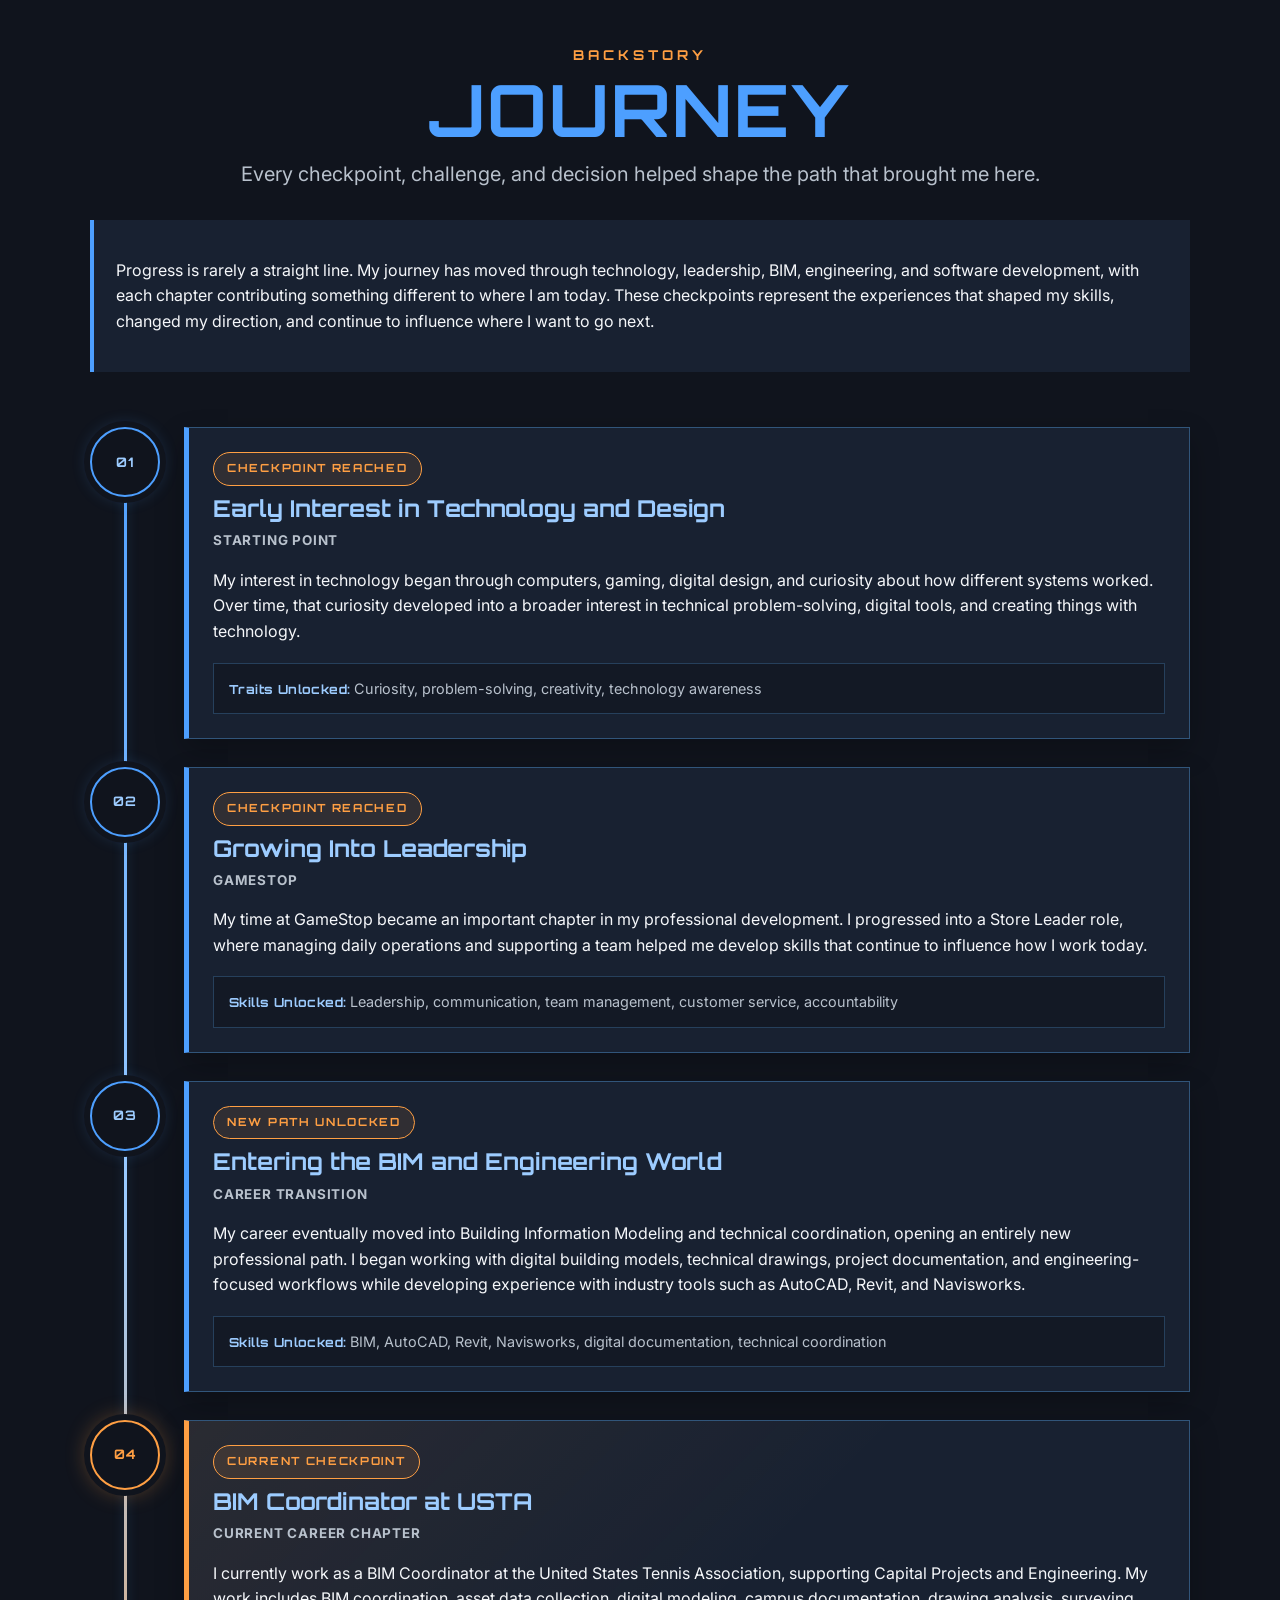
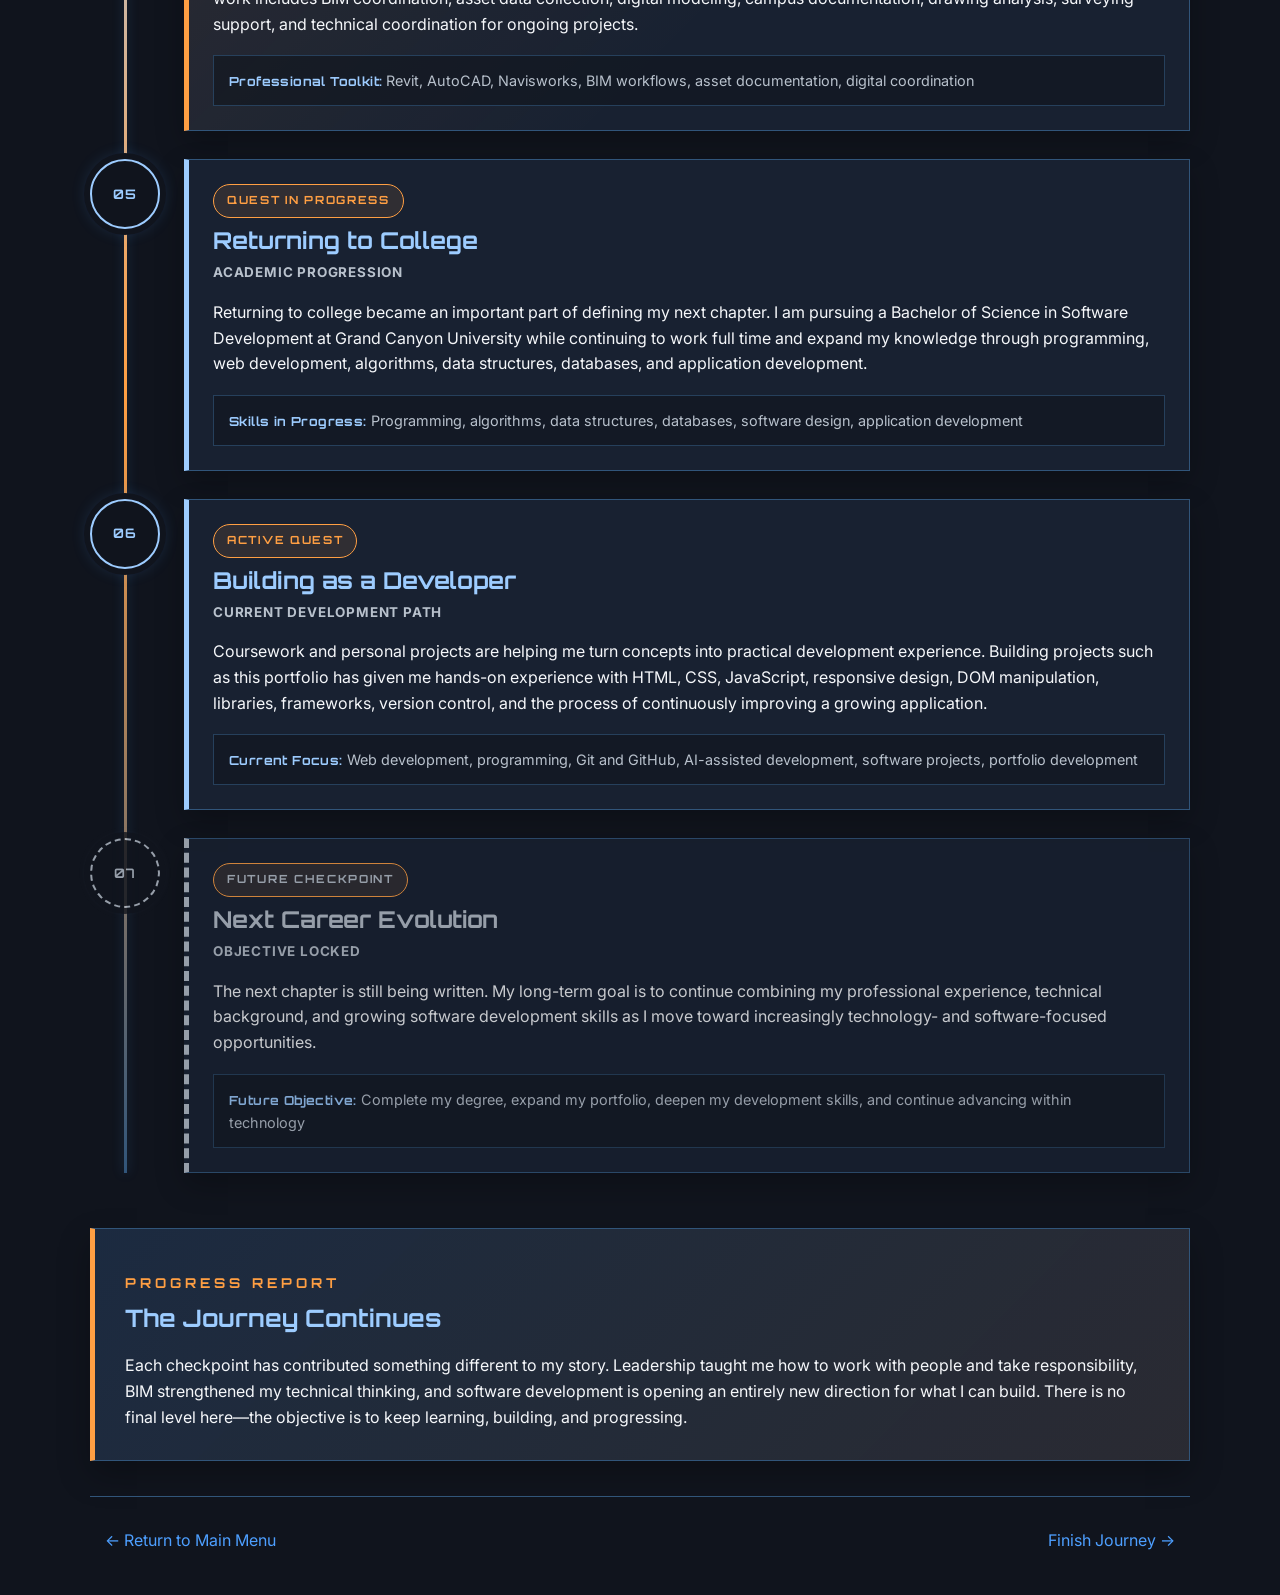
<file: journey.html>
<!doctype html>
<html lang="en">
  <head>
    <meta charset="UTF-8" />
    <meta name="viewport" content="width=device-width, initial-scale=1.0" />

    <!-- Favicon -->
    <link rel="icon" type="image/png" href="images/favicon.png" />

    <!-- Page Title -->
    <title>Journey | Sakib Ibrahim</title>

    <!-- Search Engine Description -->
    <meta
      name="description"
      content="Follow Sakib Ibrahim's journey from early interests in technology and leadership to BIM coordination, software development, and future career goals."
    />

    <!-- Open Graph / Social Sharing -->
    <meta property="og:title" content="Journey | Sakib Ibrahim" />

    <meta
      property="og:description"
      content="Follow Sakib Ibrahim's journey through leadership, BIM coordination, software development, education, and the career goals shaping his next chapter."
    />

    <meta property="og:type" content="website" />

    <meta
      property="og:url"
      content="https://silverxflows.github.io/WhoIsSakibIbrahim/journey.html"
    />

    <meta
      property="og:image"
      content="https://silverxflows.github.io/WhoIsSakibIbrahim/images/social-preview.png"
    />

    <meta
      property="og:image:alt"
      content="Who Is Sakib Ibrahim? Interactive Portfolio"
    />

    <!-- X / Twitter Social Sharing -->
    <meta name="twitter:card" content="summary_large_image" />

    <meta name="twitter:title" content="Journey | Sakib Ibrahim" />

    <meta
      name="twitter:description"
      content="Leadership • BIM • Software Development • The journey continues"
    />

    <meta
      name="twitter:image"
      content="https://silverxflows.github.io/WhoIsSakibIbrahim/images/social-preview.png"
    />

    <meta
      name="twitter:image:alt"
      content="Who Is Sakib Ibrahim? Interactive Portfolio"
    />

    <!-- Shared Website CSS -->
    <link rel="stylesheet" href="css/style.css" />
  </head>

  <body class="journey-page">
    <main class="page-container">
      <!-- Page Heading -->
      <header class="page-header">
        <p class="page-label">Backstory</p>

        <h1>Journey</h1>

        <h2>
          Every checkpoint, challenge, and decision helped shape the path that
          brought me here.
        </h2>
      </header>

      <!-- Introduction -->
      <section class="intro-section">
        <p>
          Progress is rarely a straight line. My journey has moved through
          technology, leadership, BIM, engineering, and software development,
          with each chapter contributing something different to where I am
          today. These checkpoints represent the experiences that shaped my
          skills, changed my direction, and continue to influence where I want
          to go next.
        </p>
      </section>

      <!-- Journey Timeline -->
      <section class="journey-timeline">
        <!-- Timeline Checkpoint 1 -->
        <article class="journey-checkpoint completed-checkpoint">
          <div class="journey-marker">
            <span>01</span>
          </div>

          <div class="journey-content">
            <p class="journey-status">Checkpoint Reached</p>

            <h2>Early Interest in Technology and Design</h2>

            <p class="journey-period">Starting Point</p>

            <p>
              My interest in technology began through computers, gaming, digital
              design, and curiosity about how different systems worked. Over
              time, that curiosity developed into a broader interest in
              technical problem-solving, digital tools, and creating things with
              technology.
            </p>

            <div class="journey-unlock">
              <strong>Traits Unlocked:</strong>
              Curiosity, problem-solving, creativity, technology awareness
            </div>
          </div>
        </article>

        <!-- Timeline Checkpoint 2 -->
        <article class="journey-checkpoint completed-checkpoint">
          <div class="journey-marker">
            <span>02</span>
          </div>

          <div class="journey-content">
            <p class="journey-status">Checkpoint Reached</p>

            <h2>Growing Into Leadership</h2>

            <p class="journey-period">GameStop</p>

            <p>
              My time at GameStop became an important chapter in my professional
              development. I progressed into a Store Leader role, where managing
              daily operations and supporting a team helped me develop skills
              that continue to influence how I work today.
            </p>

            <div class="journey-unlock">
              <strong>Skills Unlocked:</strong>
              Leadership, communication, team management, customer service,
              accountability
            </div>
          </div>
        </article>

        <!-- Timeline Checkpoint 3 -->
        <article class="journey-checkpoint completed-checkpoint">
          <div class="journey-marker">
            <span>03</span>
          </div>

          <div class="journey-content">
            <p class="journey-status">New Path Unlocked</p>

            <h2>Entering the BIM and Engineering World</h2>

            <p class="journey-period">Career Transition</p>

            <p>
              My career eventually moved into Building Information Modeling and
              technical coordination, opening an entirely new professional path.
              I began working with digital building models, technical drawings,
              project documentation, and engineering-focused workflows while
              developing experience with industry tools such as AutoCAD, Revit,
              and Navisworks.
            </p>

            <div class="journey-unlock">
              <strong>Skills Unlocked:</strong>
              BIM, AutoCAD, Revit, Navisworks, digital documentation, technical
              coordination
            </div>
          </div>
        </article>

        <!-- Timeline Checkpoint 4 -->
        <article class="journey-checkpoint current-checkpoint">
          <div class="journey-marker">
            <span>04</span>
          </div>

          <div class="journey-content">
            <p class="journey-status">Current Checkpoint</p>

            <h2>BIM Coordinator at USTA</h2>

            <p class="journey-period">Current Career Chapter</p>

            <p>
              I currently work as a BIM Coordinator at the United States Tennis
              Association, supporting Capital Projects and Engineering. My work
              includes BIM coordination, asset data collection, digital
              modeling, campus documentation, drawing analysis, surveying
              support, and technical coordination for ongoing projects.
            </p>

            <div class="journey-unlock">
              <strong>Professional Toolkit:</strong>
              Revit, AutoCAD, Navisworks, BIM workflows, asset documentation,
              digital coordination
            </div>
          </div>
        </article>

        <!-- Timeline Checkpoint 5 -->
        <article class="journey-checkpoint active-checkpoint">
          <div class="journey-marker">
            <span>05</span>
          </div>

          <div class="journey-content">
            <p class="journey-status">Quest in Progress</p>

            <h2>Returning to College</h2>

            <p class="journey-period">Academic Progression</p>

            <p>
              Returning to college became an important part of defining my next
              chapter. I am pursuing a Bachelor of Science in Software
              Development at Grand Canyon University while continuing to work
              full time and expand my knowledge through programming, web
              development, algorithms, data structures, databases, and
              application development.
            </p>

            <div class="journey-unlock">
              <strong>Skills in Progress:</strong>
              Programming, algorithms, data structures, databases, software
              design, application development
            </div>
          </div>
        </article>

        <!-- Timeline Checkpoint 6 -->
        <article class="journey-checkpoint active-checkpoint">
          <div class="journey-marker">
            <span>06</span>
          </div>

          <div class="journey-content">
            <p class="journey-status">Active Quest</p>

            <h2>Building as a Developer</h2>

            <p class="journey-period">Current Development Path</p>

            <p>
              Coursework and personal projects are helping me turn concepts into
              practical development experience. Building projects such as this
              portfolio has given me hands-on experience with HTML, CSS,
              JavaScript, responsive design, DOM manipulation, libraries,
              frameworks, version control, and the process of continuously
              improving a growing application.
            </p>

            <div class="journey-unlock">
              <strong>Current Focus:</strong>
              Web development, programming, Git and GitHub, AI-assisted
              development, software projects, portfolio development
            </div>
          </div>
        </article>

        <!-- Timeline Checkpoint 7 -->
        <article class="journey-checkpoint future-checkpoint">
          <div class="journey-marker">
            <span>07</span>
          </div>

          <div class="journey-content">
            <p class="journey-status">Future Checkpoint</p>

            <h2>Next Career Evolution</h2>

            <p class="journey-period">Objective Locked</p>

            <p>
              The next chapter is still being written. My long-term goal is to
              continue combining my professional experience, technical
              background, and growing software development skills as I move
              toward increasingly technology- and software-focused
              opportunities.
            </p>

            <div class="journey-unlock">
              <strong>Future Objective:</strong>
              Complete my degree, expand my portfolio, deepen my development
              skills, and continue advancing within technology
            </div>
          </div>
        </article>
      </section>

      <!-- Journey Summary -->
      <section class="journey-summary">
        <p class="page-label">Progress Report</p>

        <h2>The Journey Continues</h2>

        <p>
          Each checkpoint has contributed something different to my story.
          Leadership taught me how to work with people and take responsibility,
          BIM strengthened my technical thinking, and software development is
          opening an entirely new direction for what I can build. There is no
          final level here—the objective is to keep learning, building, and
          progressing.
        </p>
      </section>

      <!-- Page Navigation -->
      <nav class="page-navigation" aria-label="Journey navigation">
        <a href="home.html">← Return to Main Menu</a>
        <a href="contact.html">Finish Journey →</a>
      </nav>
    </main>

    <!-- Shared Website JavaScript -->
    <script src="js/script.js"></script>
  </body>
</html>
</file>
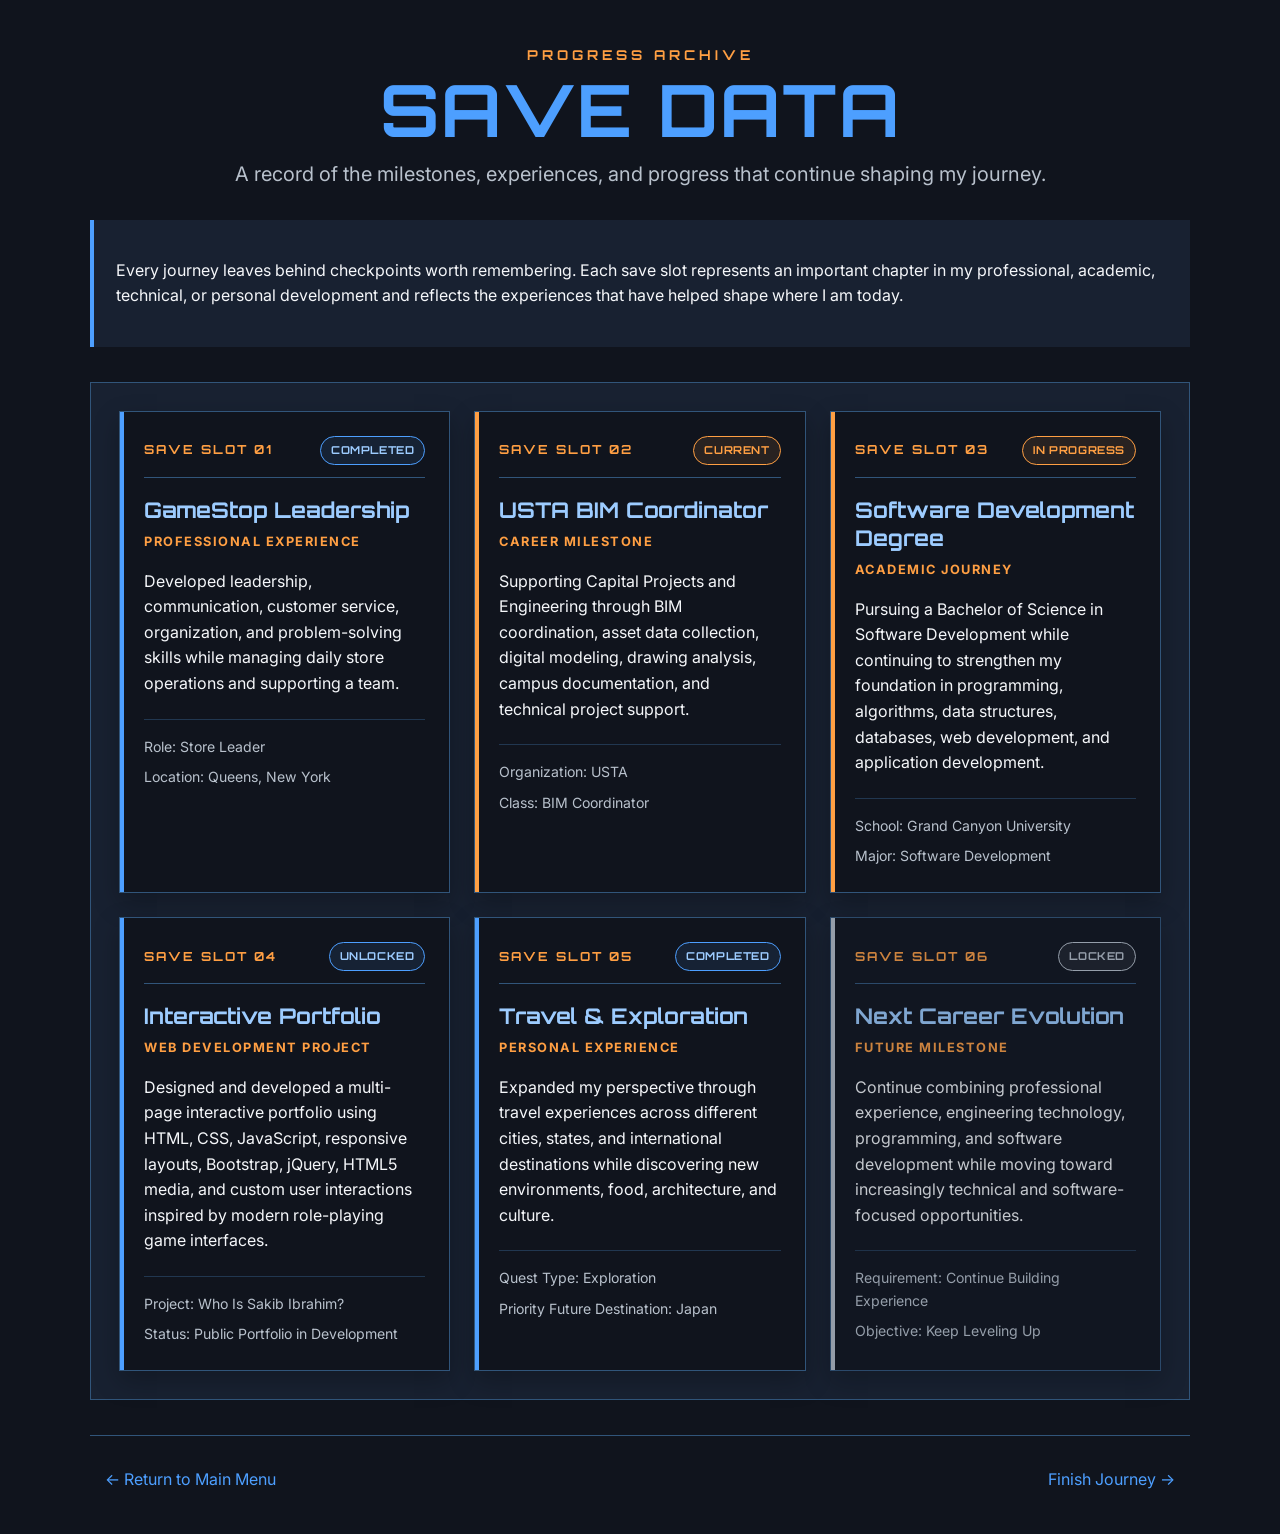
<file: save_data.html>
<!doctype html>
<html lang="en">
  <head>
    <meta charset="UTF-8" />
    <meta name="viewport" content="width=device-width, initial-scale=1.0" />

    <!-- Favicon -->
    <link rel="icon" type="image/png" href="images/favicon.png" />

    <!-- Page Title -->
    <title>Save Data | Sakib Ibrahim</title>

    <!-- Search Engine Description -->
    <meta
      name="description"
      content="Explore key professional, academic, technical, and personal milestones from Sakib Ibrahim's journey through an RPG-inspired save data archive."
    />

    <!-- Open Graph / Social Sharing -->
    <meta property="og:title" content="Save Data | Sakib Ibrahim" />

    <meta
      property="og:description"
      content="Explore the professional, academic, technical, and personal milestones that have shaped Sakib Ibrahim's journey through an RPG-inspired save data archive."
    />

    <meta property="og:type" content="website" />

    <meta
      property="og:url"
      content="https://silverxflows.github.io/WhoIsSakibIbrahim/save_data.html"
    />

    <meta
      property="og:image"
      content="https://silverxflows.github.io/WhoIsSakibIbrahim/images/social-preview.png"
    />

    <meta
      property="og:image:alt"
      content="Who Is Sakib Ibrahim? Interactive Portfolio"
    />

    <!-- X / Twitter Social Sharing -->
    <meta name="twitter:card" content="summary_large_image" />

    <meta name="twitter:title" content="Save Data | Sakib Ibrahim" />

    <meta
      name="twitter:description"
      content="Career • Education • Projects • Travel • Future Milestones"
    />

    <meta
      name="twitter:image"
      content="https://silverxflows.github.io/WhoIsSakibIbrahim/images/social-preview.png"
    />

    <meta
      name="twitter:image:alt"
      content="Who Is Sakib Ibrahim? Interactive Portfolio"
    />

    <!-- Shared Website CSS -->
    <link rel="stylesheet" href="css/style.css" />
  </head>

  <body class="save-data-page">
    <main class="page-container">
      <!-- Page Heading -->
      <header class="page-header">
        <p class="page-label">Progress Archive</p>

        <h1>Save Data</h1>

        <h2>
          A record of the milestones, experiences, and progress that continue
          shaping my journey.
        </h2>
      </header>

      <!-- Introduction -->
      <section class="intro-section">
        <p>
          Every journey leaves behind checkpoints worth remembering. Each save
          slot represents an important chapter in my professional, academic,
          technical, or personal development and reflects the experiences that
          have helped shape where I am today.
        </p>
      </section>

      <!-- ========================================
           Save Slot Archive
           Uses Flexbox and flex-wrap to create
           a responsive collection of save cards.
      ========================================= -->
      <section class="save-data-panel">
        <div class="save-slot-container">
          <!-- ========================================
               Save Slot 01
          ========================================= -->
          <article class="save-slot completed-save">
            <div class="save-slot-header">
              <p class="save-slot-number">Save Slot 01</p>

              <span class="save-status completed-status"> Completed </span>
            </div>

            <h2>GameStop Leadership</h2>

            <p class="save-category">Professional Experience</p>

            <p>
              Developed leadership, communication, customer service,
              organization, and problem-solving skills while managing daily
              store operations and supporting a team.
            </p>

            <div class="save-details">
              <span>Role: Store Leader</span>
              <span>Location: Queens, New York</span>
            </div>
          </article>

          <!-- ========================================
               Save Slot 02
          ========================================= -->
          <article class="save-slot active-save">
            <div class="save-slot-header">
              <p class="save-slot-number">Save Slot 02</p>

              <span class="save-status active-status"> Current </span>
            </div>

            <h2>USTA BIM Coordinator</h2>

            <p class="save-category">Career Milestone</p>

            <p>
              Supporting Capital Projects and Engineering through BIM
              coordination, asset data collection, digital modeling, drawing
              analysis, campus documentation, and technical project support.
            </p>

            <div class="save-details">
              <span>Organization: USTA</span>
              <span>Class: BIM Coordinator</span>
            </div>
          </article>

          <!-- ========================================
               Save Slot 03
          ========================================= -->
          <article class="save-slot active-save">
            <div class="save-slot-header">
              <p class="save-slot-number">Save Slot 03</p>

              <span class="save-status active-status"> In Progress </span>
            </div>

            <h2>Software Development Degree</h2>

            <p class="save-category">Academic Journey</p>

            <p>
              Pursuing a Bachelor of Science in Software Development while
              continuing to strengthen my foundation in programming, algorithms,
              data structures, databases, web development, and application
              development.
            </p>

            <div class="save-details">
              <span>School: Grand Canyon University</span>
              <span>Major: Software Development</span>
            </div>
          </article>

          <!-- ========================================
               Save Slot 04
          ========================================= -->
          <article class="save-slot completed-save">
            <div class="save-slot-header">
              <p class="save-slot-number">Save Slot 04</p>

              <span class="save-status completed-status"> Unlocked </span>
            </div>

            <h2>Interactive Portfolio</h2>

            <p class="save-category">Web Development Project</p>

            <p>
              Designed and developed a multi-page interactive portfolio using
              HTML, CSS, JavaScript, responsive layouts, Bootstrap, jQuery,
              HTML5 media, and custom user interactions inspired by modern
              role-playing game interfaces.
            </p>

            <div class="save-details">
              <span>Project: Who Is Sakib Ibrahim?</span>
              <span>Status: Public Portfolio in Development</span>
            </div>
          </article>

          <!-- ========================================
               Save Slot 05
          ========================================= -->
          <article class="save-slot completed-save">
            <div class="save-slot-header">
              <p class="save-slot-number">Save Slot 05</p>

              <span class="save-status completed-status"> Completed </span>
            </div>

            <h2>Travel &amp; Exploration</h2>

            <p class="save-category">Personal Experience</p>

            <p>
              Expanded my perspective through travel experiences across
              different cities, states, and international destinations while
              discovering new environments, food, architecture, and culture.
            </p>

            <div class="save-details">
              <span>Quest Type: Exploration</span>
              <span>Priority Future Destination: Japan</span>
            </div>
          </article>

          <!-- ========================================
               Save Slot 06
          ========================================= -->
          <article class="save-slot locked-save">
            <div class="save-slot-header">
              <p class="save-slot-number">Save Slot 06</p>

              <span class="save-status locked-status"> Locked </span>
            </div>

            <h2>Next Career Evolution</h2>

            <p class="save-category">Future Milestone</p>

            <p>
              Continue combining professional experience, engineering
              technology, programming, and software development while moving
              toward increasingly technical and software-focused opportunities.
            </p>

            <div class="save-details">
              <span>Requirement: Continue Building Experience</span>
              <span>Objective: Keep Leveling Up</span>
            </div>
          </article>
        </div>
      </section>

      <!-- Page Navigation -->
      <nav class="page-navigation" aria-label="Save data navigation">
        <a href="home.html">← Return to Main Menu</a>
        <a href="contact.html">Finish Journey →</a>
      </nav>
    </main>

    <!-- Shared Website JavaScript -->
    <script src="js/script.js"></script>
  </body>
</html>
</file>
<file: css/style.css>
@import url("https://fonts.googleapis.com/css2?family=Inter:wght@400;500;600;700&family=Orbitron:wght@500;600;700;800&display=swap");
/* ========================================
   Who Is Sakib Ibrahim?
   Shared Website Styles
   ======================================== */

/* Color palette and reusable values */
:root {
    --background-color: #10141d;
    --surface-color: #182131;
    --primary-blue: #4d9fff;
    --light-blue: #9dccff;
    --accent-orange: #ff9f43;
    --main-text: #f5f7fa;
    --muted-text: #b8c1cc;
    --border-color: #31557a;

    /* Reusable Google Fonts */
    --body-font: "Inter", Arial, Helvetica, sans-serif;
    --display-font: "Orbitron", Arial, Helvetica, sans-serif;
}

/* Apply predictable sizing to all elements */
* {
    box-sizing: border-box;
}

/* General page styling */
body {
    margin: 0;
    padding: 30px;
    min-height: 100vh;
    background-color: var(--background-color);
    color: var(--main-text);
    font-family: var(--body-font);
    line-height: 1.6;
    animation: fadeIn 0.8s ease-in;
}

/* Main headings */
h1 {
    color: var(--primary-blue);
    font-family: var(--display-font);
    letter-spacing: 2px;
}

/* Section headings */
h2 {
    color: var(--light-blue);
}

/* ========================================
   Display Font Elements
   ======================================== */

h1,
.menu-option,
.menu-label,
.page-label,
.field-label,
.inventory-table th,
.status,
.detail-status {
    font-family: var(--display-font);
}

/* Paragraph text */
p {
    color: var(--main-text);
}

/* Horizontal separators */
hr {
    border: none;
    border-top: 1px solid var(--border-color);
    margin: 30px 0;
}

/* Links and navigation */
a {
    color: var(--primary-blue);
    text-decoration: none;
    transition:
        color 0.3s ease,
        transform 0.3s ease;
}

a:hover {
    color: var(--accent-orange);
}

/* Tables */
table {
    border-collapse: collapse;
}

/* Bordered content tables */
table[border="1"] th,
table[border="1"] td {
    padding: 12px;
    border: 1px solid var(--border-color);
}

table[border="1"] th {
    background-color: var(--surface-color);
    color: var(--light-blue);
}

/* Images and videos */
img,
video {
    max-width: 100%;
}

/* Simple page-load animation */
@keyframes fadeIn {
    from {
        opacity: 0;
    }

    to {
        opacity: 1;
    }
}

/* ========================================
   Press Start Screen
   ======================================== */

.title-screen {
    display: flex;
    flex-direction: column;
    align-items: center;
    justify-content: center;
    min-height: 100vh;
    text-align: center;
}

.title-screen h1 {
    margin: 0;
    font-size: 3.5rem;
    text-transform: uppercase;
    letter-spacing: 5px;
}

.title-screen h2 {
    margin-top: 70px;
}

.title-screen h2 a {
    display: inline-block;
    padding: 14px 28px;
    border: 2px solid var(--primary-blue);
    background-color: var(--surface-color);
    font-size: 1.4rem;
    letter-spacing: 2px;
    transition:
        color 0.3s ease,
        border-color 0.3s ease,
        background-color 0.3s ease,
        transform 0.3s ease;
}

.title-screen h2 a:hover {
    color: var(--background-color);
    background-color: var(--accent-orange);
    border-color: var(--accent-orange);
    transform: scale(1.08);
}

.title-screen p {
    margin-top: 70px;
    color: var(--muted-text);
}

/* ========================================
   Main Menu Page
   ======================================== */

.main-menu-page {
    display: flex;
    align-items: center;
    justify-content: center;
    padding: 50px 30px;
}

.menu-container {
    width: 100%;
    max-width: 780px;
}

.menu-header {
    margin-bottom: 35px;
}

.menu-label {
    margin: 0 0 5px;
    color: var(--accent-orange);
    font-size: 0.85rem;
    font-weight: bold;
    letter-spacing: 4px;
    text-transform: uppercase;
}

.menu-header h1 {
    margin: 0;
    font-size: clamp(2.4rem, 7vw, 4.8rem);
    line-height: 1.05;
    text-transform: uppercase;
}

.title-line {
    width: 120px;
    height: 4px;
    margin-top: 18px;
    background-color: var(--primary-blue);
}

/* Vertical navigation menu */
.main-menu {
    display: flex;
    flex-direction: column;
    gap: 10px;
}

/* Individual menu selections */
.menu-option {
    display: block;
    position: relative;
    padding: 13px 18px;
    border-left: 4px solid var(--border-color);
    background-color: var(--surface-color);
    color: var(--main-text);
    font-size: 1.25rem;
    font-weight: bold;
    letter-spacing: 1px;
    transition:
        color 0.25s ease,
        background-color 0.25s ease,
        border-color 0.25s ease,
        padding-left 0.25s ease,
        transform 0.25s ease;
}

/* Menu selector symbol */
.menu-option::before {
    content: "▶";
    position: absolute;
    left: 18px;
    opacity: 0;
    color: var(--accent-orange);
    transition:
        opacity 0.25s ease,
        transform 0.25s ease;
    transform: translateX(-8px);
}

/* Main menu hover interaction */
.menu-option:hover,
.menu-option:focus {
    padding-left: 48px;
    border-color: var(--primary-blue);
    background-color: #203149;
    color: var(--light-blue);
    transform: translateX(8px);
    outline: none;
}

.menu-option:hover::before,
.menu-option:focus::before {
    opacity: 1;
    transform: translateX(0);
}

/* Bottom return link */
.menu-footer {
    margin-top: 35px;
    text-align: right;
}

.return-link {
    color: var(--muted-text);
    font-size: 0.95rem;
}

.return-link:hover {
    color: var(--accent-orange);
}

/* Smaller-screen adjustments */
@media (max-width: 600px) {
    .main-menu-page {
        padding: 30px 18px;
    }

    .menu-option {
        font-size: 1.05rem;
    }

    .menu-footer {
        text-align: center;
    }
}

/* ========================================
   Shared Inner Page Layout
   ======================================== */

.page-container {
    width: 100%;
    max-width: 1100px;
    margin: 0 auto;
}

.page-header {
    margin-bottom: 30px;
    text-align: center;
}

.page-label {
    margin-bottom: 5px;
    color: var(--accent-orange);
    font-size: 0.85rem;
    font-weight: bold;
    letter-spacing: 4px;
    text-transform: uppercase;
}

.page-header h1 {
    margin: 0;
    font-size: clamp(2.5rem, 6vw, 4.5rem);
    line-height: 1.1;
    text-transform: uppercase;
}

.page-header h2 {
    margin-top: 8px;
    color: var(--muted-text);
    font-size: 1.25rem;
    font-weight: normal;
}

.intro-section {
    margin-bottom: 35px;
    padding: 22px;
    border-left: 4px solid var(--primary-blue);
    background-color: var(--surface-color);
}

/* ========================================
   Character Profile Page
   ======================================== */

.profile-card {
    display: flex;
    gap: 35px;
    align-items: center;
    margin-bottom: 35px;
    padding: 28px;
    border: 1px solid var(--border-color);
    background-color: var(--surface-color);
}

.profile-image-container {
    flex-shrink: 0;
}

.profile-image {
    display: block;
    width: 230px;
    height: 270px;
    border: 3px solid var(--primary-blue);
    border-radius: 8px;
    object-fit: cover;
    box-shadow: 0 10px 24px rgb(0 0 0 / 35%);
}

.profile-information {
    display: grid;
    flex: 1;
    grid-template-columns: repeat(2, minmax(0, 1fr));
    gap: 18px;
}

.profile-field {
    padding-bottom: 10px;
    border-bottom: 1px solid var(--border-color);
}

.field-label,
.field-value {
    display: block;
}

.field-label {
    margin-bottom: 3px;
    color: var(--accent-orange);
    font-size: 0.78rem;
    font-weight: bold;
    letter-spacing: 2px;
    text-transform: uppercase;
}

.field-value {
    color: var(--main-text);
    font-size: 1.05rem;
    font-weight: bold;
}

/* Character stats and technical skills */
.stats-grid {
    display: grid;
    grid-template-columns: repeat(2, minmax(0, 1fr));
    gap: 25px;
}

.stats-panel {
    padding: 24px;
    border: 1px solid var(--border-color);
    background-color: var(--surface-color);
}

.stats-panel h2 {
    margin-top: 0;
    padding-bottom: 10px;
    border-bottom: 2px solid var(--primary-blue);
    font-family: var(--display-font);
}

.rank-list {
    margin: 0;
    padding: 0;
    list-style: none;
}

.rank-list li {
    display: flex;
    justify-content: space-between;
    gap: 20px;
    padding: 10px 4px;
    border-bottom: 1px solid rgb(49 85 122 / 55%);
    transition:
        padding-left 0.25s ease,
        background-color 0.25s ease;
}

.rank-list li:hover {
    padding-left: 12px;
    background-color: rgb(77 159 255 / 8%);
}

.rank-list strong {
    flex-shrink: 0;
    color: var(--light-blue);
}

.rank-list .s-rank {
    color: var(--accent-orange);
}

/* Shared bottom navigation */
.page-navigation {
    display: flex;
    justify-content: space-between;
    gap: 20px;
    margin-top: 35px;
    padding-top: 20px;
    border-top: 1px solid var(--border-color);
}

.page-navigation a {
    display: inline-block;
    padding: 10px 14px;
    border: 1px solid transparent;
}

.page-navigation a:hover {
    border-color: var(--accent-orange);
    background-color: var(--surface-color);
}

/* Character Profile responsive layout */
@media (max-width: 750px) {
    .profile-card {
        flex-direction: column;
        align-items: stretch;
    }

    .profile-image {
        width: min(100%, 300px);
        height: auto;
        margin: 0 auto;
    }

    .profile-information,
    .stats-grid {
        grid-template-columns: 1fr;
    }

    .page-navigation {
        flex-direction: column;
        text-align: center;
    }
}

/* ========================================
   Inventory Page
   ======================================== */

.inventory-panel {
    padding: 26px;
    border: 1px solid var(--border-color);
    background-color: var(--surface-color);
}

.inventory-panel h2 {
    margin-top: 0;
    padding-bottom: 12px;
    border-bottom: 2px solid var(--primary-blue);
    font-family: var(--display-font);
}

/* Allows wide tables to scroll on smaller screens */
.table-wrapper {
    overflow-x: auto;
}

/* Main inventory table */
.inventory-table {
    width: 100%;
    min-width: 900px;
    border-collapse: collapse;
}

.inventory-table th,
.inventory-table td {
    padding: 15px;
    border: 1px solid var(--border-color);
    vertical-align: middle;
}

.inventory-table th {
    background-color: #203149;
    color: var(--light-blue);
    font-size: 0.82rem;
    letter-spacing: 1px;
    text-align: left;
    text-transform: uppercase;
}

.inventory-table td {
    background-color: rgb(16 20 29 / 58%);
}

/* Alternating row backgrounds */
.inventory-table tbody tr:nth-child(even) td {
    background-color: rgb(32 49 73 / 45%);
}

/* Equipment row interaction */
.inventory-table tbody tr {
    transition:
        transform 0.25s ease,
        box-shadow 0.25s ease;
}

.inventory-table tbody tr:hover {
    transform: translateX(5px);
    box-shadow: inset 4px 0 0 var(--primary-blue);
}

/* Secondary hardware specifications */
.item-specs {
    display: block;
    margin-top: 4px;
    color: var(--muted-text);
    font-size: 0.82rem;
    font-weight: normal;
}

/* Condition labels */
.status {
    display: inline-block;
    padding: 5px 9px;
    border: 1px solid;
    border-radius: 999px;
    font-size: 0.75rem;
    font-weight: bold;
    letter-spacing: 0.5px;
    white-space: nowrap;
    text-transform: uppercase;
}

.status.excellent {
    border-color: var(--primary-blue);
    color: var(--light-blue);
    background-color: rgb(77 159 255 / 10%);
}

.status.upgrade {
    border-color: var(--accent-orange);
    color: var(--accent-orange);
    background-color: rgb(255 159 67 / 10%);
}

/* Inventory spacing on smaller screens */
@media (max-width: 750px) {
    .inventory-panel {
        padding: 18px;
    }
}

/* ========================================
   Side Quests Page
   ======================================== */

.quest-grid {
    display: grid;
    grid-template-columns: repeat(2, minmax(0, 1fr));
    gap: 25px;
    margin-bottom: 35px;
}

.quest-panel {
    padding: 24px;
    border: 1px solid var(--border-color);
    background-color: var(--surface-color);
}

.quest-panel h2 {
    margin-top: 0;
    padding-bottom: 10px;
    border-bottom: 2px solid var(--primary-blue);
    font-family: var(--display-font);
}

.completed-quests {
    box-shadow: inset 4px 0 0 var(--primary-blue);
}

.future-quests {
    box-shadow: inset 4px 0 0 var(--accent-orange);
}

.quest-list {
    margin: 0;
    padding: 0;
    list-style: none;
}

.quest-list li {
    position: relative;
    padding: 11px 10px 11px 28px;
    border-bottom: 1px solid rgb(49 85 122 / 55%);
    transition:
        padding-left 0.25s ease,
        background-color 0.25s ease;
}

.quest-list li::before {
    content: "◆";
    position: absolute;
    left: 6px;
    color: var(--primary-blue);
    font-size: 0.75rem;
}

.future-quests .quest-list li::before {
    color: var(--accent-orange);
}

.quest-list li:hover {
    padding-left: 36px;
    background-color: rgb(77 159 255 / 8%);
}

/* Featured destination panel */
.spotlight-panel {
    padding: 28px;
    border: 1px solid var(--border-color);
    background-color: var(--surface-color);
}

.spotlight-heading {
    margin-bottom: 15px;
    text-align: center;
}

.spotlight-heading h2 {
    margin: 0;
    color: var(--light-blue);
    font-family: var(--display-font);
}

.video-frame {
    max-width: 800px;
    margin: 25px auto 0;
    padding: 10px;
    border: 2px solid var(--primary-blue);
    background-color: var(--background-color);
    box-shadow: 0 12px 30px rgb(0 0 0 / 35%);
}

.video-frame video {
    display: block;
    width: 100%;
}

/* Side Quests responsive layout */
@media (max-width: 750px) {
    .quest-grid {
        grid-template-columns: 1fr;
    }

    .spotlight-panel {
        padding: 20px;
    }
}

/* ========================================
   JavaScript Main Menu Selection
   ======================================== */

.menu-option.selected {
    padding-left: 48px;
    border-color: var(--primary-blue);
    background-color: #203149;
    color: var(--light-blue);
    transform: translateX(8px);
}

.menu-option.selected::before {
    opacity: 1;
    transform: translateX(0);
}

/* ========================================
   Interactive Inventory Details
   ======================================== */

/* Make interactive rows clearly clickable */
.inventory-item {
    cursor: pointer;
}

/* Keyboard focus for accessibility */
.inventory-item:focus {
    outline: 2px solid var(--primary-blue);
    outline-offset: -2px;
}

/* Selected inventory row */
.inventory-item.selected-item {
    outline: 2px solid var(--primary-blue);
    outline-offset: -2px;
}

/*
   Table cells already have their own backgrounds,
   so the selected color must be applied directly
   to the cells instead of only the table row.
*/
.inventory-item.selected-item td {
    background-color: rgb(77 159 255 / 16%);
    box-shadow: inset 4px 0 0 var(--primary-blue);
}

/* Keep hover and selected effects smooth */
.inventory-item td {
    transition:
        background-color 0.25s ease,
        box-shadow 0.25s ease;
}

/* Inventory information panel */
.inventory-details {
    margin-top: 30px;
    padding: 25px;
    border: 1px solid var(--border-color);
    background-color: var(--background-color);
    box-shadow: 0 12px 28px rgb(0 0 0 / 25%);
}

/* Selected inventory item heading */
.inventory-details>h2 {
    margin-top: 0;
    margin-bottom: 20px;
    padding-bottom: 12px;
    border-bottom: 2px solid var(--primary-blue);
    color: var(--light-blue);
    font-family: var(--display-font);
}

/* Individual detail categories */
.detail-section {
    margin-top: 18px;
    padding: 18px;
    border-left: 4px solid var(--primary-blue);
    background-color: rgb(24 33 49 / 75%);
}

/* Avoid unnecessary space above the first category */
.detail-section:first-child {
    margin-top: 0;
}

/* Detail category headings */
.detail-section h3 {
    margin: 0 0 12px;
    color: var(--primary-blue);
    font-family: var(--display-font);
    font-size: 1.05rem;
    letter-spacing: 0.5px;
}

/* Specification and upgrade lists */
.detail-spec-list,
.upgrade-list {
    margin: 0;
    padding-left: 22px;
}

/* Individual specification entries */
.detail-spec-list li,
.upgrade-list li {
    margin-bottom: 7px;
    color: var(--main-text);
    line-height: 1.5;
}

/* Remove extra spacing beneath the final list item */
.detail-spec-list li:last-child,
.upgrade-list li:last-child {
    margin-bottom: 0;
}

/* Single-item upgrades such as phones and accessories */
.simple-upgrade-name {
    margin: 0;
    color: var(--main-text);
    font-size: 1.05rem;
    font-weight: bold;
}

/* Shared status badge appearance */
.detail-status {
    display: inline-block;
    margin: 0;
    padding: 6px 12px;
    border: 1px solid;
    border-radius: 999px;
    font-size: 0.8rem;
    font-weight: bold;
    letter-spacing: 0.5px;
    text-transform: uppercase;
}

/* Blue Excellent status */
.detail-status.excellent {
    border-color: var(--primary-blue);
    background-color: rgb(77 159 255 / 10%);
    color: var(--light-blue);
    box-shadow: 0 0 8px rgb(77 159 255 / 45%);
}

/* Orange Upgrade Available status */
.detail-status.upgrade {
    border-color: var(--accent-orange);
    background-color: rgb(255 159 67 / 10%);
    color: var(--accent-orange);
    box-shadow: 0 0 8px rgb(255 159 67 / 45%);
}

/* Inventory detail adjustments for smaller screens */
@media (max-width: 750px) {
    .inventory-details {
        padding: 18px;
    }

    .detail-section {
        padding: 15px;
    }
}

/* ========================================
   Save Data Page (Flexbox)
   ======================================== */

/*
   Main save data panel.
   This section gives the save slots a shared background,
   border, and spacing that matches the rest of the website.
*/
.save-data-panel {
    padding: 28px;
    border: 1px solid var(--border-color);
    background-color: var(--surface-color);
}

/*
   Flexbox container for the save slot cards.

   display: flex turns the container into a Flexbox layout.
   flex-wrap: wrap allows cards to move onto a new row
   when there is not enough horizontal space.
*/
.save-slot-container {
    display: flex;
    flex-wrap: wrap;
    gap: 24px;
    justify-content: center;
}

/*
   Individual save slot cards.

   flex: 1 1 300px allows each card to grow, shrink,
   and begin with a preferred width of approximately 300px.
*/
.save-slot {
    position: relative;
    flex: 1 1 300px;
    max-width: 500px;
    min-height: 330px;
    padding: 24px;
    border: 1px solid var(--border-color);
    background-color: var(--background-color);
    box-shadow: 0 10px 24px rgb(0 0 0 / 25%);
    transition:
        transform 0.25s ease,
        border-color 0.25s ease,
        box-shadow 0.25s ease;
}

/* Save slot hover interaction */
.save-slot:hover {
    transform: translateY(-6px);
    border-color: var(--primary-blue);
    box-shadow: 0 16px 32px rgb(0 0 0 / 35%);
}

/*
   Header row inside each save card.
   This is also a Flexbox layout that separates
   the save slot number from the status badge.
*/
.save-slot-header {
    display: flex;
    align-items: center;
    justify-content: space-between;
    gap: 15px;
    margin-bottom: 18px;
    padding-bottom: 12px;
    border-bottom: 1px solid var(--border-color);
}

/* Save slot number */
.save-slot-number {
    margin: 0;
    color: var(--accent-orange);
    font-family: var(--display-font);
    font-size: 0.78rem;
    font-weight: bold;
    letter-spacing: 2px;
    text-transform: uppercase;
}

/* Save slot title */
.save-slot h2 {
    margin: 0 0 8px;
    color: var(--light-blue);
    font-family: var(--display-font);
    font-size: 1.35rem;
    line-height: 1.3;
}

/* Category displayed beneath each save title */
.save-category {
    margin: 0 0 16px;
    color: var(--accent-orange);
    font-size: 0.8rem;
    font-weight: bold;
    letter-spacing: 1.5px;
    text-transform: uppercase;
}

/* Main save slot description */
.save-slot>p:not(.save-slot-number, .save-category) {
    margin-bottom: 22px;
    color: var(--main-text);
}

/*
   Save details section.

   The details use a vertical Flexbox layout so each
   piece of information appears on its own line.
*/
.save-details {
    display: flex;
    flex-direction: column;
    gap: 8px;
    margin-top: auto;
    padding-top: 16px;
    border-top: 1px solid rgb(49 85 122 / 55%);
}

/* Individual save detail lines */
.save-details span {
    color: var(--muted-text);
    font-size: 0.88rem;
}

/* Shared save status badge styling */
.save-status {
    display: inline-block;
    padding: 5px 10px;
    border: 1px solid;
    border-radius: 999px;
    font-family: var(--display-font);
    font-size: 0.68rem;
    font-weight: bold;
    letter-spacing: 0.6px;
    white-space: nowrap;
    text-transform: uppercase;
}

/* Completed and unlocked badge */
.completed-status {
    border-color: var(--primary-blue);
    background-color: rgb(77 159 255 / 10%);
    color: var(--light-blue);
}

/* Current and in-progress badge */
.active-status {
    border-color: var(--accent-orange);
    background-color: rgb(255 159 67 / 10%);
    color: var(--accent-orange);
}

/* Locked badge */
.locked-status {
    border-color: var(--muted-text);
    background-color: rgb(184 193 204 / 8%);
    color: var(--muted-text);
}

/* Completed save slot accent */
.completed-save {
    box-shadow:
        inset 4px 0 0 var(--primary-blue),
        0 10px 24px rgb(0 0 0 / 25%);
}

/* Active save slot accent */
.active-save {
    box-shadow:
        inset 4px 0 0 var(--accent-orange),
        0 10px 24px rgb(0 0 0 / 25%);
}

/* Locked save slot appearance */
.locked-save {
    opacity: 0.78;
    box-shadow:
        inset 4px 0 0 var(--muted-text),
        0 10px 24px rgb(0 0 0 / 25%);
}

/* Locked save hover effect */
.locked-save:hover {
    border-color: var(--muted-text);
}

/* Responsive Save Data layout */
@media (max-width: 750px) {
    .save-data-panel {
        padding: 18px;
    }

    .save-slot-container {
        gap: 18px;
    }

    .save-slot {
        flex-basis: 100%;
        max-width: none;
        min-height: auto;
        padding: 20px;
    }

    .save-slot-header {
        align-items: flex-start;
    }
}

/* Very small screen adjustments */
@media (max-width: 480px) {
    .save-slot-header {
        flex-direction: column;
    }

    .save-slot h2 {
        font-size: 1.15rem;
    }
}

/* ========================================
   Contact / Credits Page
   ======================================== */

/* Main closing message panel */
.contact-intro {
    position: relative;
    overflow: hidden;
    margin-bottom: 30px;
    padding: 34px;
    border: 1px solid var(--border-color);
    border-left: 5px solid var(--accent-orange);
    background:
        linear-gradient(135deg,
            rgb(77 159 255 / 10%),
            rgb(255 159 67 / 8%)),
        var(--surface-color);
    box-shadow: 0 14px 30px rgb(0 0 0 / 28%);
}

/* Decorative background shape */
.contact-intro::after {
    content: "";
    position: absolute;
    top: -70px;
    right: -70px;
    width: 190px;
    height: 190px;
    border: 2px solid rgb(77 159 255 / 18%);
    transform: rotate(45deg);
}

/* Mission complete badge */
.journey-status {
    display: inline-block;
    margin: 0 0 16px;
    padding: 7px 13px;
    border: 1px solid var(--accent-orange);
    border-radius: 999px;
    background-color: rgb(255 159 67 / 10%);
    color: var(--accent-orange);
    font-family: var(--display-font);
    font-size: 0.75rem;
    font-weight: bold;
    letter-spacing: 1.5px;
    text-transform: uppercase;
}

/* Contact page introduction heading */
.contact-intro h2 {
    position: relative;
    z-index: 1;
    margin: 0 0 16px;
    color: var(--light-blue);
    font-family: var(--display-font);
    font-size: clamp(1.8rem, 4vw, 2.7rem);
}

/* Contact page introduction text */
.contact-intro p:not(.journey-status) {
    position: relative;
    z-index: 1;
    max-width: 850px;
    margin-bottom: 12px;
}

/* Main communication panel */
.contact-panel {
    margin-bottom: 30px;
    padding: 28px;
    border: 1px solid var(--border-color);
    background-color: var(--surface-color);
}

/* Heading area above contact cards */
.contact-panel-heading {
    margin-bottom: 24px;
    text-align: center;
}

/* Small section label */
.contact-section-label {
    margin: 0 0 6px;
    color: var(--accent-orange);
    font-family: var(--display-font);
    font-size: 0.75rem;
    font-weight: bold;
    letter-spacing: 2.5px;
    text-transform: uppercase;
}

/* Contact panel headings */
.contact-panel-heading h2,
.professional-summary-panel h2,
.credits-panel h2 {
    margin: 0 0 10px;
    color: var(--light-blue);
    font-family: var(--display-font);
}

/*
   Contact card Flexbox layout.
   The cards wrap automatically on narrower screens.
*/
.contact-options {
    display: flex;
    flex-wrap: wrap;
    gap: 24px;
}

/* Individual contact card */
.contact-card {
    display: flex;
    flex: 1 1 320px;
    flex-direction: column;
    min-height: 285px;
    padding: 24px;
    border: 1px solid var(--border-color);
    background-color: var(--background-color);
    box-shadow:
        inset 4px 0 0 var(--primary-blue),
        0 10px 24px rgb(0 0 0 / 24%);
    transition:
        transform 0.25s ease,
        border-color 0.25s ease,
        box-shadow 0.25s ease;
}

/* Alternate accent for the email card */
.contact-card:nth-child(2) {
    box-shadow:
        inset 4px 0 0 var(--accent-orange),
        0 10px 24px rgb(0 0 0 / 24%);
}

/* Contact card hover */
.contact-card:hover {
    transform: translateY(-6px);
    border-color: var(--primary-blue);
    box-shadow:
        inset 4px 0 0 var(--primary-blue),
        0 16px 32px rgb(0 0 0 / 34%);
}

.contact-card:nth-child(2):hover {
    border-color: var(--accent-orange);
    box-shadow:
        inset 4px 0 0 var(--accent-orange),
        0 16px 32px rgb(0 0 0 / 34%);
}

/* Small contact option label */
.contact-card-number {
    margin: 0 0 12px;
    color: var(--accent-orange);
    font-family: var(--display-font);
    font-size: 0.72rem;
    font-weight: bold;
    letter-spacing: 1.5px;
    text-transform: uppercase;
}

/* Contact card titles */
.contact-card h3 {
    margin: 0 0 12px;
    color: var(--light-blue);
    font-family: var(--display-font);
    font-size: 1.4rem;
}

/* Contact card body text */
.contact-card>p:not(.contact-card-number) {
    margin-bottom: 22px;
    color: var(--main-text);
}

/* LinkedIn and email buttons */
.contact-button {
    display: inline-block;
    align-self: flex-start;
    margin-top: auto;
    padding: 11px 18px;
    border: 1px solid var(--primary-blue);
    background-color: rgb(77 159 255 / 10%);
    color: var(--light-blue);
    font-family: var(--display-font);
    font-size: 0.8rem;
    font-weight: bold;
    letter-spacing: 1px;
    text-transform: uppercase;
    transition:
        color 0.25s ease,
        background-color 0.25s ease,
        border-color 0.25s ease,
        transform 0.25s ease;
}

/* Orange email button */
.contact-card:nth-child(2) .contact-button {
    border-color: var(--accent-orange);
    background-color: rgb(255 159 67 / 10%);
    color: var(--accent-orange);
}

/* Button hover effects */
.contact-button:hover,
.contact-button:focus {
    background-color: var(--primary-blue);
    color: var(--background-color);
    transform: translateX(5px);
    outline: none;
}

.contact-card:nth-child(2) .contact-button:hover,
.contact-card:nth-child(2) .contact-button:focus {
    background-color: var(--accent-orange);
    color: var(--background-color);
}

/* Professional summary and credits panels */
.professional-summary-panel,
.credits-panel {
    margin-bottom: 30px;
    padding: 28px;
    border: 1px solid var(--border-color);
    background-color: var(--surface-color);
}

/* Current mission panel accent */
.professional-summary-panel {
    border-left: 5px solid var(--primary-blue);
}

/* Credits panel accent */
.credits-panel {
    border-left: 5px solid var(--accent-orange);
}

/* Space between summary paragraphs */
.professional-summary-panel p:not(.contact-section-label) {
    margin-bottom: 12px;
}

/* Credits list layout */
.credits-list {
    display: grid;
    grid-template-columns: repeat(2, minmax(0, 1fr));
    gap: 14px;
    margin-top: 20px;
}

/* Individual credit entry */
.credits-list p {
    margin: 0;
    padding: 14px;
    border: 1px solid rgb(49 85 122 / 55%);
    background-color: rgb(16 20 29 / 58%);
}

/* Credit labels */
.credits-list strong {
    display: block;
    margin-bottom: 4px;
    color: var(--light-blue);
    font-family: var(--display-font);
    font-size: 0.8rem;
    letter-spacing: 0.5px;
}

/* Responsive Contact page layout */
@media (max-width: 750px) {

    .contact-intro,
    .contact-panel,
    .professional-summary-panel,
    .credits-panel {
        padding: 20px;
    }

    .contact-options {
        gap: 18px;
    }

    .contact-card {
        flex-basis: 100%;
        min-height: auto;
    }

    .credits-list {
        grid-template-columns: 1fr;
    }
}

/* Small phone adjustments */
@media (max-width: 480px) {
    .contact-intro {
        padding: 18px;
    }

    .contact-intro::after {
        width: 130px;
        height: 130px;
    }

    .contact-button {
        width: 100%;
        text-align: center;
    }
}

/* ========================================
   Milestone 6: Bootstrap Navbar
   ======================================== */

/* Main Bootstrap navigation container */
.portfolio-navbar {
    margin-bottom: 30px;
    padding: 12px 18px;
    border: 1px solid var(--border-color);
    border-left: 5px solid var(--primary-blue);
    background-color: var(--surface-color);
    box-shadow: 0 10px 24px rgb(0 0 0 / 22%);
}

/* Portfolio name shown inside the navbar */
.portfolio-navbar .navbar-brand {
    color: var(--light-blue);
    font-family: var(--display-font);
    font-size: 1rem;
    font-weight: bold;
    letter-spacing: 1px;
    text-transform: uppercase;
}

/* Prevent Bootstrap hover styles from replacing the theme */
.portfolio-navbar .navbar-brand:hover,
.portfolio-navbar .navbar-brand:focus {
    color: var(--accent-orange);
}

/* Individual navigation links */
.portfolio-navbar .nav-link {
    position: relative;
    margin-left: 8px;
    padding: 8px 12px;
    color: var(--main-text);
    font-family: var(--display-font);
    font-size: 0.75rem;
    letter-spacing: 0.5px;
    text-transform: uppercase;
    transition:
        color 0.25s ease,
        background-color 0.25s ease,
        transform 0.25s ease;
}

/* Navbar link hover */
.portfolio-navbar .nav-link:hover,
.portfolio-navbar .nav-link:focus {
    color: var(--accent-orange);
    background-color: rgb(255 159 67 / 8%);
    transform: translateY(-2px);
}

/* Current page link */
.portfolio-navbar .nav-link.active {
    color: var(--light-blue);
    background-color: rgb(77 159 255 / 10%);
    box-shadow: inset 0 -2px 0 var(--primary-blue);
}

/* Bootstrap mobile menu button */
.portfolio-navbar .navbar-toggler {
    border-color: var(--primary-blue);
    background-color: rgb(77 159 255 / 10%);
}

/* Improve focus visibility */
.portfolio-navbar .navbar-toggler:focus {
    box-shadow: 0 0 0 3px rgb(77 159 255 / 30%);
}

/* Make Bootstrap's default hamburger icon visible on the dark background */
.portfolio-navbar .navbar-toggler-icon {
    filter: invert(88%) sepia(15%) saturate(814%) hue-rotate(177deg) brightness(104%) contrast(102%);
}

/* Mobile navigation adjustments */
@media (max-width: 991px) {
    .portfolio-navbar .navbar-collapse {
        margin-top: 14px;
        padding-top: 12px;
        border-top: 1px solid var(--border-color);
    }

    .portfolio-navbar .nav-link {
        margin: 4px 0;
        padding: 10px 12px;
    }

    .portfolio-navbar .nav-link:hover,
    .portfolio-navbar .nav-link:focus {
        transform: translateX(5px);
    }
}

/* ========================================
   Milestone 6: jQuery Quest Details
   ======================================== */

/* Hide the extra information until jQuery reveals it */
.quest-extra-details {
    display: none;
    margin-top: 20px;
    padding: 20px;
    border: 1px solid var(--border-color);
    border-left: 4px solid var(--primary-blue);
    background-color: var(--background-color);
}

/* Orange accent for future quest details */
.future-quests .quest-extra-details {
    border-left-color: var(--accent-orange);
}

/* Quest detail headings */
.quest-extra-details h3 {
    margin: 0 0 12px;
    color: var(--light-blue);
    font-family: var(--display-font);
    font-size: 1.05rem;
}

/* Quest toggle buttons */
.quest-toggle-button {
    width: 100%;
    margin-top: 20px;
    padding: 11px 16px;
    border: 1px solid var(--primary-blue);
    background-color: rgb(77 159 255 / 10%);
    color: var(--light-blue);
    font-family: var(--display-font);
    font-size: 0.75rem;
    font-weight: bold;
    letter-spacing: 0.7px;
    text-transform: uppercase;
    cursor: pointer;
    transition:
        color 0.25s ease,
        background-color 0.25s ease,
        border-color 0.25s ease,
        transform 0.25s ease;
}

/* Orange styling for the future quest button */
.future-toggle-button {
    border-color: var(--accent-orange);
    background-color: rgb(255 159 67 / 10%);
    color: var(--accent-orange);
}

/* Quest button hover and keyboard focus */
.quest-toggle-button:hover,
.quest-toggle-button:focus {
    background-color: var(--primary-blue);
    color: var(--background-color);
    transform: translateY(-2px);
    outline: none;
}

.future-toggle-button:hover,
.future-toggle-button:focus {
    background-color: var(--accent-orange);
}

/* Detailed destination list */
.quest-detail-list {
    margin: 16px 0 0;
    padding-left: 22px;
}

.quest-detail-list li {
    margin-bottom: 12px;
    color: var(--main-text);
    line-height: 1.6;
}

.quest-detail-list li:last-child {
    margin-bottom: 0;
}

.quest-detail-list strong {
    color: var(--light-blue);
}

.future-quests .quest-detail-list strong {
    color: var(--accent-orange);
}

/* ========================================
   Milestone 6: Bootstrap Quest Accordion
   ======================================== */

/* Main panel surrounding the Bootstrap accordion */
.quest-accordion-panel {
    margin-top: 30px;
    padding: 28px;
    border: 1px solid var(--border-color);
    background-color: var(--surface-color);
}

/* Accordion introduction */
.quest-accordion-heading {
    margin-bottom: 24px;
    text-align: center;
}

/* Accordion panel heading */
.quest-accordion-heading h2 {
    margin: 0 0 10px;
    color: var(--light-blue);
    font-family: var(--display-font);
}

/* Remove Bootstrap's default outer borders and background */
.quest-accordion .accordion-item {
    margin-bottom: 12px;
    border: 1px solid var(--border-color);
    border-radius: 0;
    background-color: var(--background-color);
}

/* Remove extra margin under the final accordion item */
.quest-accordion .accordion-item:last-child {
    margin-bottom: 0;
}

/* Accordion buttons */
.quest-accordion .accordion-button {
    padding: 16px 18px;
    background-color: #203149;
    color: var(--light-blue);
    font-family: var(--display-font);
    font-size: 0.82rem;
    font-weight: bold;
    letter-spacing: 0.7px;
    text-transform: uppercase;
    box-shadow: none;
}

/* Closed accordion buttons */
.quest-accordion .accordion-button.collapsed {
    background-color: var(--background-color);
    color: var(--main-text);
}

/* Accordion hover and focus */
.quest-accordion .accordion-button:hover,
.quest-accordion .accordion-button:focus {
    background-color: rgb(77 159 255 / 12%);
    color: var(--accent-orange);
    box-shadow: none;
}

/* Customize Bootstrap's accordion arrow */
.quest-accordion .accordion-button::after {
    filter: invert(82%) sepia(28%) saturate(687%) hue-rotate(174deg) brightness(102%) contrast(102%);
}

/* Accordion content */
.quest-accordion .accordion-body {
    padding: 20px;
    border-top: 1px solid var(--border-color);
    background-color: rgb(16 20 29 / 70%);
    color: var(--main-text);
}

/* Accordion content heading */
.quest-accordion .accordion-body h3 {
    margin-top: 0;
    color: var(--accent-orange);
    font-family: var(--display-font);
    font-size: 1.1rem;
}

/* Accordion destination lists */
.accordion-quest-list {
    margin: 0;
    padding-left: 22px;
}

/* Accordion list spacing */
.accordion-quest-list li {
    margin-bottom: 8px;
    color: var(--main-text);
}

/* Remove final list-item spacing */
.accordion-quest-list li:last-child {
    margin-bottom: 0;
}

/* Mobile accordion adjustments */
@media (max-width: 750px) {
    .quest-accordion-panel {
        padding: 18px;
    }

    .quest-accordion .accordion-button {
        padding: 14px;
        font-size: 0.72rem;
    }

    .quest-accordion .accordion-body {
        padding: 16px;
    }
}

/* ========================================
   Milestone 6: Bootstrap Developer Modal
   ======================================== */

/* Panel containing the modal launch button */
.developer-notes-panel {
    margin-bottom: 30px;
    padding: 28px;
    border: 1px solid var(--border-color);
    border-left: 5px solid var(--primary-blue);
    background-color: var(--surface-color);
    text-align: center;
}

/* Developer Notes section heading */
.developer-notes-panel h2 {
    margin: 0 0 10px;
    color: var(--light-blue);
    font-family: var(--display-font);
}

/* Bootstrap modal launch button */
.developer-notes-button {
    margin-top: 12px;
    padding: 11px 18px;
    border: 1px solid var(--primary-blue);
    border-radius: 0;
    background-color: rgb(77 159 255 / 10%);
    color: var(--light-blue);
    font-family: var(--display-font);
    font-size: 0.78rem;
    font-weight: bold;
    letter-spacing: 1px;
    text-transform: uppercase;
}

/* Modal button interaction */
.developer-notes-button:hover,
.developer-notes-button:focus {
    border-color: var(--accent-orange);
    background-color: var(--accent-orange);
    color: var(--background-color);
    transform: translateY(-2px);
    box-shadow: none;
}

/* Main Bootstrap modal window */
.developer-notes-modal {
    border: 1px solid var(--border-color);
    border-radius: 0;
    background-color: var(--surface-color);
    color: var(--main-text);
    box-shadow: 0 20px 50px rgb(0 0 0 / 55%);
}

/* Modal header */
.developer-notes-modal .modal-header {
    border-bottom: 1px solid var(--border-color);
    background-color: #203149;
}

/* Small modal label */
.modal-label {
    margin: 0 0 4px;
    color: var(--accent-orange);
    font-family: var(--display-font);
    font-size: 0.68rem;
    font-weight: bold;
    letter-spacing: 2px;
    text-transform: uppercase;
}

/* Modal title */
.developer-notes-modal .modal-title {
    color: var(--light-blue);
    font-family: var(--display-font);
    font-size: 1.35rem;
}

/* Make Bootstrap's close icon visible on the dark background */
.developer-modal-close-icon {
    filter: invert(1);
}

/* Modal content area */
.developer-notes-modal .modal-body {
    background-color: var(--surface-color);
    color: var(--main-text);
}

/* Individual note sections */
.developer-note-section {
    margin-top: 22px;
    padding: 18px;
    border-left: 4px solid var(--primary-blue);
    background-color: var(--background-color);
}

/* Alternate section accents */
.developer-note-section:nth-of-type(even) {
    border-left-color: var(--accent-orange);
}

/* Developer note headings */
.developer-note-section h3 {
    margin: 0 0 10px;
    color: var(--light-blue);
    font-family: var(--display-font);
    font-size: 1rem;
}

/* Technology list */
.developer-technology-list {
    margin: 0;
    padding-left: 22px;
}

/* Technology list entries */
.developer-technology-list li {
    margin-bottom: 8px;
    color: var(--main-text);
}

/* Modal footer */
.developer-notes-modal .modal-footer {
    border-top: 1px solid var(--border-color);
    background-color: var(--background-color);
}

/* Modal close button */
.developer-modal-close-button {
    padding: 9px 16px;
    border: 1px solid var(--accent-orange);
    border-radius: 0;
    background-color: rgb(255 159 67 / 10%);
    color: var(--accent-orange);
    font-family: var(--display-font);
    font-size: 0.75rem;
    font-weight: bold;
    letter-spacing: 0.8px;
    text-transform: uppercase;
}

/* Modal close button interaction */
.developer-modal-close-button:hover,
.developer-modal-close-button:focus {
    border-color: var(--accent-orange);
    background-color: var(--accent-orange);
    color: var(--background-color);
    box-shadow: none;
}

/* Dark overlay behind the Bootstrap modal */
.modal-backdrop.show {
    opacity: 0.78;
}

/* Mobile modal adjustments */
@media (max-width: 750px) {
    .developer-notes-panel {
        padding: 20px;
    }

    .developer-note-section {
        padding: 15px;
    }
}

/* ========================================
   Milestone 7: Title Screen Loading Sequence
   ======================================== */

/* Main wrapper for the title and loading screens */
.title-screen-container {
    display: flex;
    align-items: center;
    justify-content: center;
    width: 100%;
    min-height: 100vh;
    text-align: center;
}

/* Keep the original title screen centered */
#title-screen-content {
    width: min(100%, 850px);
}

/* Updated Press Start button */
.press-start-button {
    display: inline-block;
    margin-top: 70px;
    padding: 14px 28px;
    border: 2px solid var(--primary-blue);
    border-radius: 0;
    background-color: var(--surface-color);
    color: var(--primary-blue);
    font-family: var(--display-font);
    font-size: 1.4rem;
    font-weight: bold;
    letter-spacing: 2px;
    text-transform: uppercase;
    cursor: pointer;
    transition:
        color 0.3s ease,
        border-color 0.3s ease,
        background-color 0.3s ease,
        box-shadow 0.3s ease,
        transform 0.3s ease;
}

/* Press Start hover and keyboard focus */
.press-start-button:hover,
.press-start-button:focus {
    border-color: var(--accent-orange);
    background-color: var(--accent-orange);
    color: var(--background-color);
    box-shadow: 0 0 20px rgb(255 159 67 / 45%);
    transform: scale(1.08);
    outline: none;
}

/* Version and release information */
.version-text {
    margin-top: 70px;
    color: var(--muted-text);
    font-family: var(--display-font);
    font-size: 0.8rem;
    letter-spacing: 1.5px;
    line-height: 1.8;
    text-transform: uppercase;
}

/* Highlight the final release label */
.version-text span {
    color: var(--accent-orange);
    font-size: 0.72rem;
}

/* Utility class used to hide inactive screen content */
.hidden {
    display: none;
}

/* Loading screen container */
.loading-screen {
    width: min(100%, 720px);
    padding: 35px;
    border: 1px solid var(--border-color);
    border-left: 5px solid var(--primary-blue);
    background:
        linear-gradient(135deg,
            rgb(77 159 255 / 8%),
            rgb(255 159 67 / 5%)),
        var(--surface-color);
    box-shadow: 0 18px 45px rgb(0 0 0 / 40%);
    animation: loadingScreenReveal 0.45s ease-out;
}

/* Loading screen heading */
.loading-screen h2 {
    margin: 0 0 28px;
    color: var(--light-blue);
    font-family: var(--display-font);
    font-size: clamp(1.35rem, 4vw, 2rem);
    letter-spacing: 2px;
    text-transform: uppercase;
}

/* Outer progress bar track */
.loading-bar-container {
    width: 100%;
    height: 24px;
    overflow: hidden;
    border: 1px solid var(--primary-blue);
    background-color: var(--background-color);
    box-shadow:
        inset 0 0 12px rgb(0 0 0 / 55%),
        0 0 14px rgb(77 159 255 / 18%);
}

/* Animated loading bar fill */
.loading-bar {
    width: 0%;
    height: 100%;
    background:
        linear-gradient(90deg,
            var(--primary-blue),
            var(--light-blue),
            var(--accent-orange));
    box-shadow: 0 0 18px rgb(77 159 255 / 60%);
    transition: width 0.12s linear;
}

/* Loading percentage */
#loading-percent {
    margin: 18px 0 5px;
    color: var(--accent-orange);
    font-family: var(--display-font);
    font-size: 1.25rem;
    font-weight: bold;
    letter-spacing: 2px;
}

/* Current loading status message */
#loading-status {
    min-height: 30px;
    margin: 0;
    color: var(--muted-text);
    font-family: var(--display-font);
    font-size: 0.82rem;
    letter-spacing: 1px;
    text-transform: uppercase;
}

/* Loading panel entrance animation */
@keyframes loadingScreenReveal {
    from {
        opacity: 0;
        transform: translateY(18px) scale(0.98);
    }

    to {
        opacity: 1;
        transform: translateY(0) scale(1);
    }
}

/* Optional pulse used when the loading sequence completes */
.loading-screen.complete {
    border-left-color: var(--accent-orange);
    animation: loadingCompletePulse 0.6s ease-in-out;
}

/* Completion animation */
@keyframes loadingCompletePulse {

    0%,
    100% {
        box-shadow: 0 18px 45px rgb(0 0 0 / 40%);
    }

    50% {
        box-shadow:
            0 18px 45px rgb(0 0 0 / 40%),
            0 0 30px rgb(255 159 67 / 45%);
    }
}

/* Mobile title and loading screen adjustments */
@media (max-width: 600px) {
    .title-screen {
        padding: 20px;
    }

    .title-screen h1 {
        font-size: clamp(2rem, 12vw, 3rem);
        letter-spacing: 3px;
    }

    .press-start-button {
        margin-top: 50px;
        padding: 12px 20px;
        font-size: 1rem;
    }

    .version-text {
        margin-top: 50px;
    }

    .loading-screen {
        padding: 24px 18px;
    }

    .loading-bar-container {
        height: 20px;
    }
}

/* ========================================
   Journey Page
   ======================================== */

/* Main timeline container */
.journey-timeline {
    position: relative;
    margin-top: 35px;
    padding: 20px 0;
}

/*
   Vertical timeline line running through all checkpoints.
   The line is positioned behind each numbered marker.
*/
.journey-timeline::before {
    content: "";
    position: absolute;
    top: 20px;
    bottom: 20px;
    left: 34px;
    width: 3px;
    background:
        linear-gradient(to bottom,
            var(--primary-blue),
            var(--light-blue),
            var(--accent-orange),
            var(--border-color));
    box-shadow: 0 0 12px rgb(77 159 255 / 25%);
}

/* Individual journey checkpoint */
.journey-checkpoint {
    position: relative;
    display: flex;
    gap: 24px;
    margin-bottom: 28px;
}

/* Remove extra spacing beneath the final checkpoint */
.journey-checkpoint:last-child {
    margin-bottom: 0;
}

/* Numbered marker along the timeline */
.journey-marker {
    position: relative;
    z-index: 2;
    display: flex;
    flex: 0 0 70px;
    align-items: center;
    justify-content: center;
    width: 70px;
    height: 70px;
    border: 2px solid var(--primary-blue);
    border-radius: 50%;
    background-color: var(--background-color);
    box-shadow:
        0 0 0 6px var(--background-color),
        0 0 18px rgb(77 159 255 / 30%);
}

/* Number inside each timeline marker */
.journey-marker span {
    color: var(--light-blue);
    font-family: var(--display-font);
    font-size: 0.82rem;
    font-weight: bold;
    letter-spacing: 1px;
}

/* Main content card for each checkpoint */
.journey-content {
    flex: 1;
    padding: 24px;
    border: 1px solid var(--border-color);
    border-left: 5px solid var(--primary-blue);
    background-color: var(--surface-color);
    box-shadow: 0 12px 28px rgb(0 0 0 / 24%);
    transition:
        transform 0.25s ease,
        border-color 0.25s ease,
        box-shadow 0.25s ease;
}

/* Checkpoint hover effect */
.journey-content:hover {
    transform: translateX(6px);
    border-color: var(--primary-blue);
    box-shadow: 0 16px 34px rgb(0 0 0 / 32%);
}

/* Small checkpoint status label */
.journey-status {
    margin: 0 0 8px;
    color: var(--accent-orange);
    font-family: var(--display-font);
    font-size: 0.7rem;
    font-weight: bold;
    letter-spacing: 1.7px;
    text-transform: uppercase;
}

/* Checkpoint title */
.journey-content h2 {
    margin: 0 0 6px;
    color: var(--light-blue);
    font-family: var(--display-font);
    font-size: 1.45rem;
    line-height: 1.3;
}

/* Timeline period or chapter label */
.journey-period {
    margin: 0 0 16px;
    color: var(--muted-text);
    font-size: 0.84rem;
    font-weight: bold;
    letter-spacing: 0.8px;
    text-transform: uppercase;
}

/* Main checkpoint description */
.journey-content>p:not(.journey-status, .journey-period) {
    margin-bottom: 18px;
    color: var(--main-text);
}

/* Skill and objective summary at the bottom of each checkpoint */
.journey-unlock {
    padding: 13px 15px;
    border: 1px solid rgb(49 85 122 / 65%);
    background-color: rgb(16 20 29 / 60%);
    color: var(--muted-text);
    font-size: 0.9rem;
}

/* Highlight the label inside the unlock panel */
.journey-unlock strong {
    color: var(--light-blue);
    font-family: var(--display-font);
    font-size: 0.78rem;
    letter-spacing: 0.4px;
}

/* ========================================
   Completed Checkpoints
   ======================================== */

.completed-checkpoint .journey-marker {
    border-color: var(--primary-blue);
}

.completed-checkpoint .journey-content {
    border-left-color: var(--primary-blue);
}

/* ========================================
   Current Checkpoint
   ======================================== */

.current-checkpoint .journey-marker {
    border-color: var(--accent-orange);
    box-shadow:
        0 0 0 6px var(--background-color),
        0 0 24px rgb(255 159 67 / 45%);
}

/* Current checkpoint number */
.current-checkpoint .journey-marker span {
    color: var(--accent-orange);
}

/* Current checkpoint card */
.current-checkpoint .journey-content {
    border-left-color: var(--accent-orange);
    background:
        linear-gradient(135deg,
            rgb(255 159 67 / 8%),
            transparent 55%),
        var(--surface-color);
}

/* Current checkpoint status */
.current-checkpoint .journey-status {
    color: var(--accent-orange);
}

/* ========================================
   Active Checkpoints
   ======================================== */

.active-checkpoint .journey-marker {
    border-color: var(--light-blue);
}

/* Active checkpoint cards */
.active-checkpoint .journey-content {
    border-left-color: var(--light-blue);
}

/* ========================================
   Future Checkpoint
   ======================================== */

.future-checkpoint {
    opacity: 0.8;
}

/* Future marker */
.future-checkpoint .journey-marker {
    border-style: dashed;
    border-color: var(--muted-text);
    box-shadow:
        0 0 0 6px var(--background-color),
        0 0 12px rgb(184 193 204 / 20%);
}

/* Future marker number */
.future-checkpoint .journey-marker span {
    color: var(--muted-text);
}

/* Future checkpoint card */
.future-checkpoint .journey-content {
    border-left-style: dashed;
    border-left-color: var(--muted-text);
}

/* Future status */
.future-checkpoint .journey-status {
    color: var(--muted-text);
}

/* Future heading */
.future-checkpoint .journey-content h2 {
    color: var(--muted-text);
}

/* ========================================
   Journey Summary
   ======================================== */

.journey-summary {
    margin-top: 35px;
    padding: 30px;
    border: 1px solid var(--border-color);
    border-left: 5px solid var(--accent-orange);
    background:
        linear-gradient(135deg,
            rgb(77 159 255 / 7%),
            rgb(255 159 67 / 8%)),
        var(--surface-color);
    box-shadow: 0 14px 30px rgb(0 0 0 / 26%);
}

/* Summary heading */
.journey-summary h2 {
    margin: 0 0 12px;
    color: var(--light-blue);
    font-family: var(--display-font);
}

/* Summary paragraph */
.journey-summary p:not(.page-label) {
    margin-bottom: 0;
}

/* ========================================
   Journey Page Responsive Design
   ======================================== */

@media (max-width: 750px) {

    /* Move timeline line closer to the left edge */
    .journey-timeline::before {
        left: 24px;
    }

    /* Reduce spacing between the marker and checkpoint card */
    .journey-checkpoint {
        gap: 16px;
    }

    /* Smaller timeline marker for tablets and phones */
    .journey-marker {
        flex-basis: 50px;
        width: 50px;
        height: 50px;
    }

    /* Smaller number text */
    .journey-marker span {
        font-size: 0.7rem;
    }

    /* Reduce checkpoint padding */
    .journey-content {
        padding: 20px;
    }

    /* Slightly smaller checkpoint title */
    .journey-content h2 {
        font-size: 1.2rem;
    }

    /* Reduce summary padding */
    .journey-summary {
        padding: 22px;
    }
}

@media (max-width: 500px) {

    /* Stack markers above cards on very small screens */
    .journey-timeline::before {
        display: none;
    }

    .journey-checkpoint {
        flex-direction: column;
        gap: 12px;
    }

    .journey-marker {
        align-self: flex-start;
    }

    /* Remove sideways movement on small screens */
    .journey-content:hover {
        transform: translateY(-4px);
    }
}

/* ========================================
   Current Mission Page
   ======================================== */

/* Overall mission status panel */
.mission-status-panel {
    margin-top: 30px;
    margin-bottom: 30px;
    padding: 28px;
    border: 1px solid var(--border-color);
    border-left: 5px solid var(--accent-orange);
    background:
        linear-gradient(135deg,
            rgb(255 159 67 / 10%),
            rgb(77 159 255 / 6%)),
        var(--surface-color);
    box-shadow: 0 14px 30px rgb(0 0 0 / 26%);
    text-align: center;
}

/* Small status label */
.mission-status-label {
    margin: 0 0 6px;
    color: var(--accent-orange);
    font-family: var(--display-font);
    font-size: 0.72rem;
    font-weight: bold;
    letter-spacing: 2px;
    text-transform: uppercase;
}

/* Main ACTIVE heading */
.mission-status-panel h2 {
    margin: 0 0 10px;
    color: var(--light-blue);
    font-family: var(--display-font);
    font-size: clamp(1.8rem, 5vw, 2.7rem);
    letter-spacing: 3px;
    text-transform: uppercase;
}

/* Mission status description */
.mission-status-panel p:last-child {
    max-width: 750px;
    margin: 0 auto;
    color: var(--muted-text);
}

/* ========================================
   Mission Board Layout
   ======================================== */

/*
   Two-column mission board.

   The Main Quest spans the full width.
   Four supporting quests form a 2 x 2 grid.
   The Ultimate Objective is centered beneath them.
*/
.mission-board {
    display: grid;
    grid-template-columns: repeat(2, minmax(0, 1fr));
    gap: 24px;
    margin-top: 30px;
}

/* Individual mission cards */
.mission-card {
    position: relative;
    display: flex;
    flex-direction: column;
    min-height: 355px;
    padding: 25px;
    border: 1px solid var(--border-color);
    border-left: 5px solid var(--primary-blue);
    background-color: var(--surface-color);
    box-shadow: 0 12px 28px rgb(0 0 0 / 24%);
    transition:
        transform 0.25s ease,
        border-color 0.25s ease,
        box-shadow 0.25s ease;
}

/* Mission card hover effect */
.mission-card:hover {
    transform: translateY(-6px);
    border-color: var(--primary-blue);
    box-shadow: 0 18px 36px rgb(0 0 0 / 34%);
}

/* Header containing mission type and status */
.mission-card-header {
    display: flex;
    align-items: center;
    justify-content: space-between;
    gap: 15px;
    margin-bottom: 18px;
    padding-bottom: 13px;
    border-bottom: 1px solid var(--border-color);
}

/* Mission category label */
.mission-type {
    margin: 0;
    color: var(--accent-orange);
    font-family: var(--display-font);
    font-size: 0.72rem;
    font-weight: bold;
    letter-spacing: 1.6px;
    text-transform: uppercase;
}

/* Mission titles */
.mission-card h2 {
    margin: 0 0 14px;
    color: var(--light-blue);
    font-family: var(--display-font);
    font-size: 1.35rem;
    line-height: 1.35;
}

/* Mission descriptions */
.mission-card>p {
    margin-bottom: 20px;
    color: var(--main-text);
}

/* ========================================
   Main Quest
   ======================================== */

/*
   The primary academic objective spans
   both columns at the top of the board.
*/
.main-quest-card {
    grid-column: 1 / -1;
    min-height: auto;
    border-left-color: var(--accent-orange);
    background:
        linear-gradient(135deg,
            rgb(255 159 67 / 9%),
            rgb(77 159 255 / 5%)),
        var(--surface-color);
}

/* Larger Main Quest title */
.main-quest-card h2 {
    font-size: clamp(1.5rem, 3vw, 2rem);
}

/* Main Quest hover glow */
.main-quest-card:hover {
    border-color: var(--accent-orange);
    box-shadow:
        0 18px 36px rgb(0 0 0 / 34%),
        0 0 22px rgb(255 159 67 / 14%);
}

/* ========================================
   Mission Status Badges
   ======================================== */

/* Shared badge appearance */
.mission-badge {
    display: inline-block;
    padding: 5px 10px;
    border: 1px solid;
    border-radius: 999px;
    font-family: var(--display-font);
    font-size: 0.64rem;
    font-weight: bold;
    letter-spacing: 0.6px;
    white-space: nowrap;
    text-transform: uppercase;
}

/* Blue active mission */
.active-mission-badge {
    border-color: var(--primary-blue);
    background-color: rgb(77 159 255 / 10%);
    color: var(--light-blue);
    box-shadow: 0 0 9px rgb(77 159 255 / 25%);
}

/* Orange mission currently in progress */
.progress-mission-badge {
    border-color: var(--accent-orange);
    background-color: rgb(255 159 67 / 10%);
    color: var(--accent-orange);
    box-shadow: 0 0 9px rgb(255 159 67 / 25%);
}

/* Ultimate / continuing mission status */
.locked-mission-badge {
    border-color: var(--accent-orange);
    background-color: rgb(255 159 67 / 8%);
    color: var(--accent-orange);
    box-shadow: 0 0 9px rgb(255 159 67 / 18%);
}

/* ========================================
   Mission Objectives
   ======================================== */

/* Information panel at the bottom of mission cards */
.mission-objective {
    margin-top: auto;
    padding: 14px 16px;
    border: 1px solid rgb(49 85 122 / 60%);
    background-color: rgb(16 20 29 / 58%);
    color: var(--muted-text);
    font-size: 0.9rem;
    line-height: 1.6;
}

/* Mission objective labels */
.mission-objective strong {
    color: var(--light-blue);
    font-family: var(--display-font);
    font-size: 0.76rem;
    letter-spacing: 0.4px;
}

/* ========================================
   Developer Skill Tree
   ======================================== */

.mission-skill-list {
    display: grid;
    grid-template-columns: repeat(2, minmax(0, 1fr));
    gap: 10px;
    margin: 0 0 20px;
    padding: 0;
    list-style: none;
}

/* Shared skill entry */
.mission-skill-list li {
    padding: 10px 12px;
    border: 1px solid var(--border-color);
    background-color: rgb(16 20 29 / 55%);
    font-size: 0.88rem;
}

/* Completed skill indicator */
.skill-complete::before {
    content: "✓ ";
    color: var(--primary-blue);
    font-weight: bold;
}

.skill-complete {
    color: var(--light-blue);
}

/* Skill currently being developed */
.skill-progress::before {
    content: "◐ ";
    color: var(--accent-orange);
    font-weight: bold;
}

.skill-progress {
    color: var(--accent-orange);
}

/* Future skill */
.skill-future::before {
    content: "□ ";
    color: var(--muted-text);
}

.skill-future {
    color: var(--muted-text);
}

/* ========================================
   Learning Quest Topics
   ======================================== */

.mission-focus-list {
    display: flex;
    flex-wrap: wrap;
    gap: 9px;
    margin: auto 0 0;
    padding: 0;
    list-style: none;
}

/* Individual learning topic */
.mission-focus-list li {
    padding: 7px 10px;
    border: 1px solid var(--border-color);
    background-color: rgb(77 159 255 / 7%);
    color: var(--light-blue);
    font-size: 0.8rem;
    transition:
        border-color 0.2s ease,
        color 0.2s ease,
        transform 0.2s ease;
}

/* Learning topic hover */
.mission-focus-list li:hover {
    border-color: var(--accent-orange);
    color: var(--accent-orange);
    transform: translateY(-2px);
}

/* ========================================
   Professional Growth Quest
   ======================================== */

/*
   Slight alternate treatment keeps Professional Growth
   distinct while still matching the overall mission board.
*/
.mission-card:nth-of-type(5) {
    border-left-color: var(--light-blue);
}

.mission-card:nth-of-type(5):hover {
    border-color: var(--light-blue);
}

/* ========================================
   Ultimate Objective
   ======================================== */

/*
   The Ultimate Objective spans the grid but uses a reduced
   width and is centered beneath the four supporting quests.
   This creates the upside-down pentagon-style composition.
*/
.ultimate-mission-card {
    grid-column: 1 / -1;
    justify-self: center;
    width: calc(50% - 12px);
    min-height: auto;
    border: 1px dashed var(--accent-orange);
    border-left: 5px solid var(--accent-orange);
    background:
        linear-gradient(135deg,
            rgb(255 159 67 / 9%),
            rgb(77 159 255 / 7%)),
        var(--surface-color);
    box-shadow:
        0 14px 30px rgb(0 0 0 / 28%),
        0 0 18px rgb(255 159 67 / 9%);
}

/* Ultimate Objective category */
.ultimate-mission-card .mission-type {
    color: var(--accent-orange);
}

/* Ultimate Objective heading */
.ultimate-mission-card h2 {
    color: var(--light-blue);
}

/* Ultimate Objective hover */
.ultimate-mission-card:hover {
    border-color: var(--accent-orange);
    transform: translateY(-6px);
    box-shadow:
        0 18px 38px rgb(0 0 0 / 35%),
        0 0 26px rgb(255 159 67 / 20%);
}

/* Orange objective label inside the final mission */
.ultimate-mission-card .mission-objective strong {
    color: var(--accent-orange);
}

/* ========================================
   Mission Summary
   ======================================== */

.mission-summary-panel {
    margin-top: 35px;
    padding: 30px;
    border: 1px solid var(--border-color);
    border-left: 5px solid var(--accent-orange);
    background:
        linear-gradient(135deg,
            rgb(77 159 255 / 7%),
            rgb(255 159 67 / 8%)),
        var(--surface-color);
    box-shadow: 0 14px 30px rgb(0 0 0 / 26%);
}

/* Mission summary heading */
.mission-summary-panel h2 {
    margin: 0 0 12px;
    color: var(--light-blue);
    font-family: var(--display-font);
}

/* Mission summary body */
.mission-summary-panel p:not(.page-label) {
    margin-bottom: 0;
}

/* ========================================
   Current Mission Responsive Design
   ======================================== */

@media (max-width: 850px) {

    /* Mission board becomes one column */
    .mission-board {
        grid-template-columns: 1fr;
    }

    /* Full-width cards return to normal grid positioning */
    .main-quest-card,
    .ultimate-mission-card {
        grid-column: auto;
    }

    /* Ultimate Objective fills the available mobile width */
    .ultimate-mission-card {
        justify-self: stretch;
        width: 100%;
    }

    /* Cards can naturally size to their content */
    .mission-card {
        min-height: auto;
    }
}

@media (max-width: 600px) {

    /* Reduce large panel padding */
    .mission-status-panel,
    .mission-summary-panel {
        padding: 21px;
    }

    /* Reduce individual mission padding */
    .mission-card {
        padding: 20px;
    }

    /* Stack mission label and status */
    .mission-card-header {
        align-items: flex-start;
        flex-direction: column;
        gap: 9px;
    }

    /* Skill tree becomes a single column */
    .mission-skill-list {
        grid-template-columns: 1fr;
    }
}

/* ========================================
   Passions Page
   ======================================== */

/* Main passions gallery */
.passion-gallery {
    display: grid;
    grid-template-columns: repeat(2, minmax(0, 1fr));
    gap: 24px;
    margin-top: 30px;
}

/*
   Each passion card acts as the 3D perspective container.
   The actual flipping occurs on .passion-card-inner.
*/
.passion-card {
    min-height: 460px;
    perspective: 1200px;
    cursor: pointer;
    outline: none;
}

/* Keyboard focus indicator */
.passion-card:focus-visible {
    outline: 2px solid var(--accent-orange);
    outline-offset: 5px;
}

/* Inner card that rotates between front and back */
.passion-card-inner {
    position: relative;
    width: 100%;
    height: 100%;
    min-height: 460px;
    transform-style: preserve-3d;
    transition: transform 0.7s cubic-bezier(0.2, 0.7, 0.2, 1);
}

/* JavaScript adds this class when a card is flipped */
.passion-card.is-flipped .passion-card-inner {
    transform: rotateY(180deg);
}

/* Shared front and back card surfaces */
.passion-card-face {
    position: absolute;
    inset: 0;
    display: flex;
    flex-direction: column;
    overflow: hidden;
    border: 1px solid var(--border-color);
    background-color: var(--surface-color);
    box-shadow: 0 14px 30px rgb(0 0 0 / 28%);
    backface-visibility: hidden;
    -webkit-backface-visibility: hidden;
}

/* ========================================
   Card Front
   ======================================== */

.passion-card-front {
    transform: rotateY(0deg);
}

/* Large future image area */
.passion-image-placeholder {
    position: relative;
    display: flex;
    flex: 1;
    align-items: center;
    justify-content: center;
    min-height: 290px;
    overflow: hidden;
    border-bottom: 1px solid var(--border-color);
    background:
        linear-gradient(135deg,
            rgb(77 159 255 / 12%),
            rgb(16 20 29 / 92%));
}

/* Orange image treatment */
.passion-orange .passion-image-placeholder {
    background:
        linear-gradient(135deg,
            rgb(255 159 67 / 14%),
            rgb(16 20 29 / 92%));
}

/* Decorative grid over the image placeholder */
.passion-image-placeholder::before {
    content: "";
    position: absolute;
    inset: 0;
    opacity: 0.22;
    background-image:
        linear-gradient(rgb(255 255 255 / 8%) 1px, transparent 1px),
        linear-gradient(90deg, rgb(255 255 255 / 8%) 1px, transparent 1px);
    background-size: 34px 34px;
}

/* Placeholder text until real images are added */
.passion-image-placeholder span {
    position: relative;
    z-index: 1;
    color: var(--muted-text);
    font-family: var(--display-font);
    font-size: 0.75rem;
    letter-spacing: 1.5px;
    text-transform: uppercase;
}

/* Bottom portion of the front card */
.passion-card-front-content {
    padding: 22px;
}

/* Passion number */
.passion-number {
    margin: 0 0 7px;
    font-family: var(--display-font);
    font-size: 0.68rem;
    font-weight: bold;
    letter-spacing: 1.8px;
    text-transform: uppercase;
}

/* Blue card number */
.passion-blue .passion-number {
    color: var(--primary-blue);
}

/* Orange card number */
.passion-orange .passion-number {
    color: var(--accent-orange);
}

/* Front card title */
.passion-card-front h2 {
    margin: 0 0 12px;
    color: var(--light-blue);
    font-family: var(--display-font);
    font-size: 1.4rem;
    line-height: 1.3;
}

/* Click instruction */
.passion-card-action {
    margin: auto 0 0;
    font-family: var(--display-font);
    font-size: 0.68rem;
    font-weight: bold;
    letter-spacing: 1.2px;
    text-transform: uppercase;
}

/* Blue action text */
.passion-blue .passion-card-action {
    color: var(--primary-blue);
}

/* Orange action text */
.passion-orange .passion-card-action {
    color: var(--accent-orange);
}

/* ========================================
   Card Back
   ======================================== */

.passion-card-back {
    padding: 26px;
    transform: rotateY(180deg);
}

/* Blue accent edge */
.passion-blue .passion-card-back {
    border-left: 5px solid var(--primary-blue);
    background:
        linear-gradient(145deg,
            rgb(77 159 255 / 9%),
            transparent 55%),
        var(--surface-color);
}

/* Orange accent edge */
.passion-orange .passion-card-back {
    border-left: 5px solid var(--accent-orange);
    background:
        linear-gradient(145deg,
            rgb(255 159 67 / 9%),
            transparent 55%),
        var(--surface-color);
}

/* Passion icon */
.passion-icon {
    margin: 0 0 12px;
    font-size: 2rem;
    line-height: 1;
}

/* Back card heading */
.passion-card-back h2 {
    margin: 0 0 15px;
    color: var(--light-blue);
    font-family: var(--display-font);
    font-size: 1.35rem;
    line-height: 1.3;
}

/* Back card paragraph */
.passion-card-back>p:not(.passion-icon, .passion-number, .passion-card-action) {
    margin-bottom: 20px;
    color: var(--main-text);
}

/* ========================================
   Passion Tags
   ======================================== */

.passion-tags {
    display: flex;
    flex-wrap: wrap;
    gap: 8px;
    margin: 0 0 22px;
    padding: 0;
    list-style: none;
}

/* Individual tag */
.passion-tags li {
    padding: 6px 9px;
    border: 1px solid var(--border-color);
    background-color: rgb(16 20 29 / 58%);
    color: var(--muted-text);
    font-size: 0.75rem;
}

/* Blue card tags */
.passion-blue .passion-tags li {
    border-color: rgb(77 159 255 / 45%);
}

/* Orange card tags */
.passion-orange .passion-tags li {
    border-color: rgb(255 159 67 / 45%);
}

/* ========================================
   Hover Effects
   ======================================== */

/*
   The front card lifts slightly on hover.
   We intentionally do NOT flip on hover because
   click and keyboard interaction work better on mobile.
*/
.passion-card:not(.is-flipped):hover .passion-card-inner {
    transform: translateY(-6px);
}

/*
   Preserve the flipped rotation while adding
   a subtle lift to the backside.
*/
.passion-card.is-flipped:hover .passion-card-inner {
    transform: translateY(-6px) rotateY(180deg);
}

/* Blue hover glow */
.passion-blue:hover .passion-card-face {
    border-color: var(--primary-blue);
    box-shadow:
        0 18px 38px rgb(0 0 0 / 36%),
        0 0 22px rgb(77 159 255 / 14%);
}

/* Orange hover glow */
.passion-orange:hover .passion-card-face {
    border-color: var(--accent-orange);
    box-shadow:
        0 18px 38px rgb(0 0 0 / 36%),
        0 0 22px rgb(255 159 67 / 14%);
}

/* ========================================
   Staggered Card Entrance Animation
   ======================================== */

.passion-card {
    opacity: 0;
    animation: passionCardReveal 0.55s ease forwards;
}

.passion-card:nth-child(1) {
    animation-delay: 0.08s;
}

.passion-card:nth-child(2) {
    animation-delay: 0.16s;
}

.passion-card:nth-child(3) {
    animation-delay: 0.24s;
}

.passion-card:nth-child(4) {
    animation-delay: 0.32s;
}

.passion-card:nth-child(5) {
    animation-delay: 0.4s;
}

.passion-card:nth-child(6) {
    animation-delay: 0.48s;
}

@keyframes passionCardReveal {
    from {
        opacity: 0;
        transform: translateY(20px);
    }

    to {
        opacity: 1;
        transform: translateY(0);
    }
}

/* ========================================
   Passion Summary Panel
   ======================================== */

.passion-summary-panel {
    margin-top: 35px;
    padding: 30px;
    border: 1px solid var(--border-color);
    border-left: 5px solid var(--accent-orange);
    background:
        linear-gradient(135deg,
            rgb(77 159 255 / 7%),
            rgb(255 159 67 / 8%)),
        var(--surface-color);
    box-shadow: 0 14px 30px rgb(0 0 0 / 26%);
}

/* Summary title */
.passion-summary-panel h2 {
    margin: 0 0 12px;
    color: var(--light-blue);
    font-family: var(--display-font);
}

/* Summary paragraph */
.passion-summary-panel p:not(.page-label) {
    margin-bottom: 0;
}

/* ========================================
   Passions Responsive Design
   ======================================== */

@media (max-width: 850px) {

    /* Switch to a single-column gallery */
    .passion-gallery {
        grid-template-columns: 1fr;
    }

    /* Slightly reduce card height on smaller screens */
    .passion-card,
    .passion-card-inner {
        min-height: 430px;
    }
}

@media (max-width: 600px) {
    .passion-gallery {
        gap: 18px;
    }

    .passion-card,
    .passion-card-inner {
        min-height: 420px;
    }

    .passion-card-front-content,
    .passion-card-back {
        padding: 20px;
    }

    .passion-image-placeholder {
        min-height: 250px;
    }

    .passion-card-front h2,
    .passion-card-back h2 {
        font-size: 1.15rem;
    }

    .passion-summary-panel {
        padding: 21px;
    }
}

/* ========================================
   Reduced Motion Accessibility
   ======================================== */

/*
   Visitors who prefer reduced motion will still
   receive the front/back state without long animations.
*/
@media (prefers-reduced-motion: reduce) {

    .passion-card,
    .passion-card-inner,
    .passion-card-face {
        animation: none;
        transition: none;
    }

    .passion-card {
        opacity: 1;
    }
}

/* ========================================
   Passions Video Media
   ======================================== */

/*
   Container for each looping video on the
   front side of a Passion card.
*/
.passion-media {
    position: relative;
    flex: 1;
    min-height: 290px;
    overflow: hidden;
    border-bottom: 1px solid var(--border-color);
    background-color: var(--background-color);
}

/*
   Make each video completely fill its media
   container while preserving its proportions.
*/
.passion-media video {
    display: block;
    width: 100%;
    height: 100%;
    min-height: 290px;
    object-fit: cover;
    object-position: center;
}

/*
   Overlay placed above the video.
   This gives all six clips a more consistent
   appearance and helps them match the website theme.
*/
.passion-media-overlay {
    position: absolute;
    inset: 0;
    pointer-events: none;
    background:
        linear-gradient(to bottom,
            rgb(16 20 29 / 3%),
            rgb(16 20 29 / 12%) 55%,
            rgb(16 20 29 / 32%));
}

/* Blue glow treatment for blue Passion cards */
.passion-blue .passion-media-overlay {
    box-shadow:
        inset 0 0 75px rgb(77 159 255 / 10%),
        inset 0 -30px 45px rgb(77 159 255 / 7%);
}

/* Orange glow treatment for orange Passion cards */
.passion-orange .passion-media-overlay {
    box-shadow:
        inset 0 0 75px rgb(255 159 67 / 10%),
        inset 0 -30px 45px rgb(255 159 67 / 7%);
}

/*
   Add a very subtle zoom effect when the visitor
   hovers over the front of a Passion card.
*/
.passion-media video {
    transition:
        transform 0.6s ease,
        filter 0.6s ease;
}

.passion-card:not(.is-flipped):hover .passion-media video {
    transform: scale(1.04);
}

/* Slightly brighten blue card videos on hover */
.passion-blue:not(.is-flipped):hover .passion-media video {
    filter: brightness(1.05);
}

/* Slightly brighten orange card videos on hover */
.passion-orange:not(.is-flipped):hover .passion-media video {
    filter: brightness(1.05);
}

/* ========================================
   Passions Video Responsive Design
   ======================================== */

@media (max-width: 850px) {

    .passion-media,
    .passion-media video {
        min-height: 275px;
    }
}

@media (max-width: 600px) {

    .passion-media,
    .passion-media video {
        min-height: 250px;
    }
}

/* ========================================
   Reduced Motion Accessibility
   ======================================== */

/*
   Removes the additional video zoom animation
   for visitors who prefer reduced motion.
*/
@media (prefers-reduced-motion: reduce) {
    .passion-media video {
        transition: none;
    }

    .passion-card:not(.is-flipped):hover .passion-media video {
        transform: none;
    }
}

/* ========================================
   Inventory Table - Remove Horizontal Scroll
   ======================================== */

/*
   Prevents the inventory table container
   from scrolling horizontally.
*/
.inventory-page .table-wrapper {
    width: 100%;
    overflow-x: hidden;
}

/*
   Keeps the inventory table contained
   within the available page width.
*/
.inventory-page .inventory-table {
    width: 100%;
    max-width: 100%;
    table-layout: fixed;
}

/*
   Allows longer equipment information
   to wrap instead of expanding the table.
*/
.inventory-page .inventory-table th,
.inventory-page .inventory-table td {
    white-space: normal;
    overflow-wrap: break-word;
    word-wrap: break-word;
}

/* ========================================
   Public Portfolio - Main Menu Header
   ======================================== */

.home-page .home-professional-tagline {
    margin-top: 12px;
    color: var(--accent-orange);
    font-size: 1.25rem;
    font-weight: 700;
    line-height: 1.5;
    letter-spacing: 0.04em;
}

.home-page .menu-introduction {
    max-width: 760px;
    margin: 12px auto 0;
    color: var(--text-light);
    font-size: 1rem;
    line-height: 1.7;
    text-align: center;
    opacity: 0.85;
}

/* Responsive Main Menu Header */
@media (max-width: 768px) {
    .home-page .home-professional-tagline {
        font-size: 1.05rem;
        line-height: 1.6;
    }

    .home-page .menu-introduction {
        max-width: 100%;
        margin-top: 10px;
        font-size: 0.95rem;
        line-height: 1.6;
    }
}

/* ========================================
   Public Portfolio - Inventory 2.0
   Professional Toolkit
   ======================================== */

/* Main Professional Toolkit panel */
.professional-toolkit-panel {
    margin-bottom: 35px;
    padding: 28px;
    border: 1px solid var(--border-color);
    background:
        linear-gradient(135deg,
            rgb(77 159 255 / 7%),
            rgb(255 159 67 / 5%)),
        var(--surface-color);
    box-shadow: 0 14px 30px rgb(0 0 0 / 24%);
}

/* Toolkit heading */
.toolkit-heading {
    margin-bottom: 26px;
    text-align: center;
}

.toolkit-heading h2 {
    margin: 0 0 10px;
    color: var(--light-blue);
    font-family: var(--display-font);
    font-size: clamp(1.8rem, 4vw, 2.5rem);
}

.toolkit-heading p:last-child {
    max-width: 760px;
    margin: 0 auto;
    color: var(--muted-text);
}

/* Responsive toolkit card layout */
.toolkit-grid {
    display: grid;
    grid-template-columns: repeat(2, minmax(0, 1fr));
    gap: 22px;
}

/* Individual toolkit card */
.toolkit-card {
    padding: 22px;
    border: 1px solid var(--border-color);
    background-color: var(--background-color);
    box-shadow:
        inset 4px 0 0 var(--primary-blue),
        0 10px 24px rgb(0 0 0 / 20%);
    transition:
        transform 0.25s ease,
        border-color 0.25s ease,
        box-shadow 0.25s ease;
}

/* Alternating orange accents */
.toolkit-card:nth-child(even) {
    box-shadow:
        inset 4px 0 0 var(--accent-orange),
        0 10px 24px rgb(0 0 0 / 20%);
}

/* Card hover */
.toolkit-card:hover {
    border-color: var(--primary-blue);
    transform: translateY(-5px);
    box-shadow:
        inset 4px 0 0 var(--primary-blue),
        0 16px 30px rgb(0 0 0 / 30%);
}

.toolkit-card:nth-child(even):hover {
    border-color: var(--accent-orange);
    box-shadow:
        inset 4px 0 0 var(--accent-orange),
        0 16px 30px rgb(0 0 0 / 30%);
}

/* Toolkit category row */
.toolkit-card-header {
    display: flex;
    align-items: center;
    gap: 10px;
    margin-bottom: 10px;
}

/* Toolkit icon */
.toolkit-icon {
    font-size: 1.45rem;
    line-height: 1;
}

/* Small toolkit category label */
.toolkit-category {
    margin: 0;
    color: var(--accent-orange);
    font-family: var(--display-font);
    font-size: 0.72rem;
    font-weight: bold;
    letter-spacing: 1.4px;
    text-transform: uppercase;
}

/* Toolkit card title */
.toolkit-card h3 {
    margin: 0 0 16px;
    padding-bottom: 10px;
    border-bottom: 1px solid rgb(49 85 122 / 55%);
    color: var(--light-blue);
    font-family: var(--display-font);
    font-size: 1.15rem;
}

/* Toolkit skill list */
.toolkit-list {
    display: grid;
    grid-template-columns: repeat(2, minmax(0, 1fr));
    gap: 9px 12px;
    margin: 0;
    padding: 0;
    list-style: none;
}

/* Individual toolkit item */
.toolkit-list li {
    position: relative;
    padding: 9px 10px 9px 24px;
    border: 1px solid rgb(49 85 122 / 42%);
    background-color: rgb(24 33 49 / 65%);
    color: var(--main-text);
    font-size: 0.88rem;
    transition:
        border-color 0.2s ease,
        background-color 0.2s ease,
        transform 0.2s ease;
}

/* Small RPG-style marker */
.toolkit-list li::before {
    content: "◆";
    position: absolute;
    left: 8px;
    color: var(--primary-blue);
    font-size: 0.58rem;
}

/* Alternate marker color by card */
.toolkit-card:nth-child(even) .toolkit-list li::before {
    color: var(--accent-orange);
}

/* Toolkit item hover */
.toolkit-list li:hover {
    border-color: var(--primary-blue);
    background-color: rgb(77 159 255 / 9%);
    transform: translateX(3px);
}

.toolkit-card:nth-child(even) .toolkit-list li:hover {
    border-color: var(--accent-orange);
    background-color: rgb(255 159 67 / 8%);
}

/* ========================================
   Equipped Gear Heading
   ======================================== */

.inventory-section-heading {
    margin-bottom: 24px;
    text-align: center;
}

.inventory-section-heading h2 {
    margin: 0 0 10px;
    color: var(--light-blue);
    font-family: var(--display-font);
    font-size: clamp(1.7rem, 4vw, 2.3rem);
}

.inventory-section-heading p:last-child {
    max-width: 760px;
    margin: 0 auto;
    color: var(--muted-text);
}

/* ========================================
   Inventory 2.0 Responsive Design
   ======================================== */

@media (max-width: 850px) {
    .toolkit-grid {
        grid-template-columns: 1fr;
    }
}

@media (max-width: 600px) {
    .professional-toolkit-panel {
        padding: 20px;
    }

    .toolkit-card {
        padding: 18px;
    }

    .toolkit-list {
        grid-template-columns: 1fr;
    }

    .toolkit-heading {
        margin-bottom: 20px;
    }
}

/* ========================================
   Public Portfolio - Current Mission 2.0
   Career Quest Visual
   ======================================== */

/* Give the Career Quest its own subtle emphasis */
.career-quest-card {
    position: relative;
    overflow: hidden;
}

/* Career BIM image container */
.mission-career-visual {
    position: relative;
    margin: 24px 0;
    overflow: hidden;
    border: 1px solid var(--primary-blue);
    background-color: var(--background-color);
    box-shadow:
        0 12px 28px rgb(0 0 0 / 28%),
        inset 0 0 0 1px rgb(255 255 255 / 3%);
}

/* Arthur Ashe BIM image */
.mission-career-image {
    display: block;
    width: 100%;
    height: auto;
    aspect-ratio: 16 / 9;
    object-fit: cover;
    object-position: center;
    transition:
        transform 0.4s ease,
        filter 0.4s ease;
}

/* Slight cinematic effect on hover */
.mission-career-visual:hover .mission-career-image {
    transform: scale(1.025);
    filter: brightness(1.06);
}

/* Dark gradient over the bottom of the image */
.mission-career-visual::after {
    content: "";
    position: absolute;
    right: 0;
    bottom: 0;
    left: 0;
    height: 38%;
    pointer-events: none;
    background: linear-gradient(to top,
            rgb(8 13 22 / 92%),
            rgb(8 13 22 / 55%),
            transparent);
}

/* Caption overlay */
.mission-career-visual figcaption {
    position: absolute;
    z-index: 2;
    right: 0;
    bottom: 0;
    left: 0;
    padding: 15px 18px;
    color: var(--accent-orange);
    font-family: var(--display-font);
    font-size: 0.78rem;
    font-weight: 700;
    letter-spacing: 0.1em;
    line-height: 1.4;
    text-transform: uppercase;
}

/* Small RPG-style accent before caption */
.mission-career-visual figcaption::before {
    content: "◆";
    margin-right: 9px;
    color: var(--primary-blue);
    font-size: 0.65rem;
}

/* Blue highlight when hovering over the visual */
.mission-career-visual:hover {
    border-color: var(--light-blue);
    box-shadow:
        0 15px 32px rgb(0 0 0 / 34%),
        0 0 18px rgb(77 159 255 / 12%);
}

/* ========================================
   Current Mission Skill Status Polish
   ======================================== */

/* Make the expanded developer skill list wrap cleanly */
.mission-skill-list {
    display: flex;
    flex-wrap: wrap;
    gap: 10px;
}

/* Keep skill labels readable */
.mission-skill-list li {
    flex: 1 1 120px;
    min-width: 0;
    text-align: center;
}

/* ========================================
   Current Mission Responsive Design
   ======================================== */

@media (max-width: 768px) {
    .mission-career-visual {
        margin: 20px 0;
    }

    .mission-career-image {
        aspect-ratio: 16 / 10;
    }

    .mission-career-visual figcaption {
        padding: 12px 14px;
        font-size: 0.7rem;
        letter-spacing: 0.07em;
    }

    .mission-skill-list li {
        flex: 1 1 105px;
    }
}

@media (max-width: 500px) {
    .mission-career-image {
        aspect-ratio: 4 / 3;
    }

    .mission-career-visual figcaption {
        position: relative;
        padding: 11px 12px;
        background-color: rgb(8 13 22 / 96%);
    }

    .mission-career-visual::after {
        display: none;
    }

    .mission-skill-list li {
        flex: 1 1 100%;
    }
}
</file>
